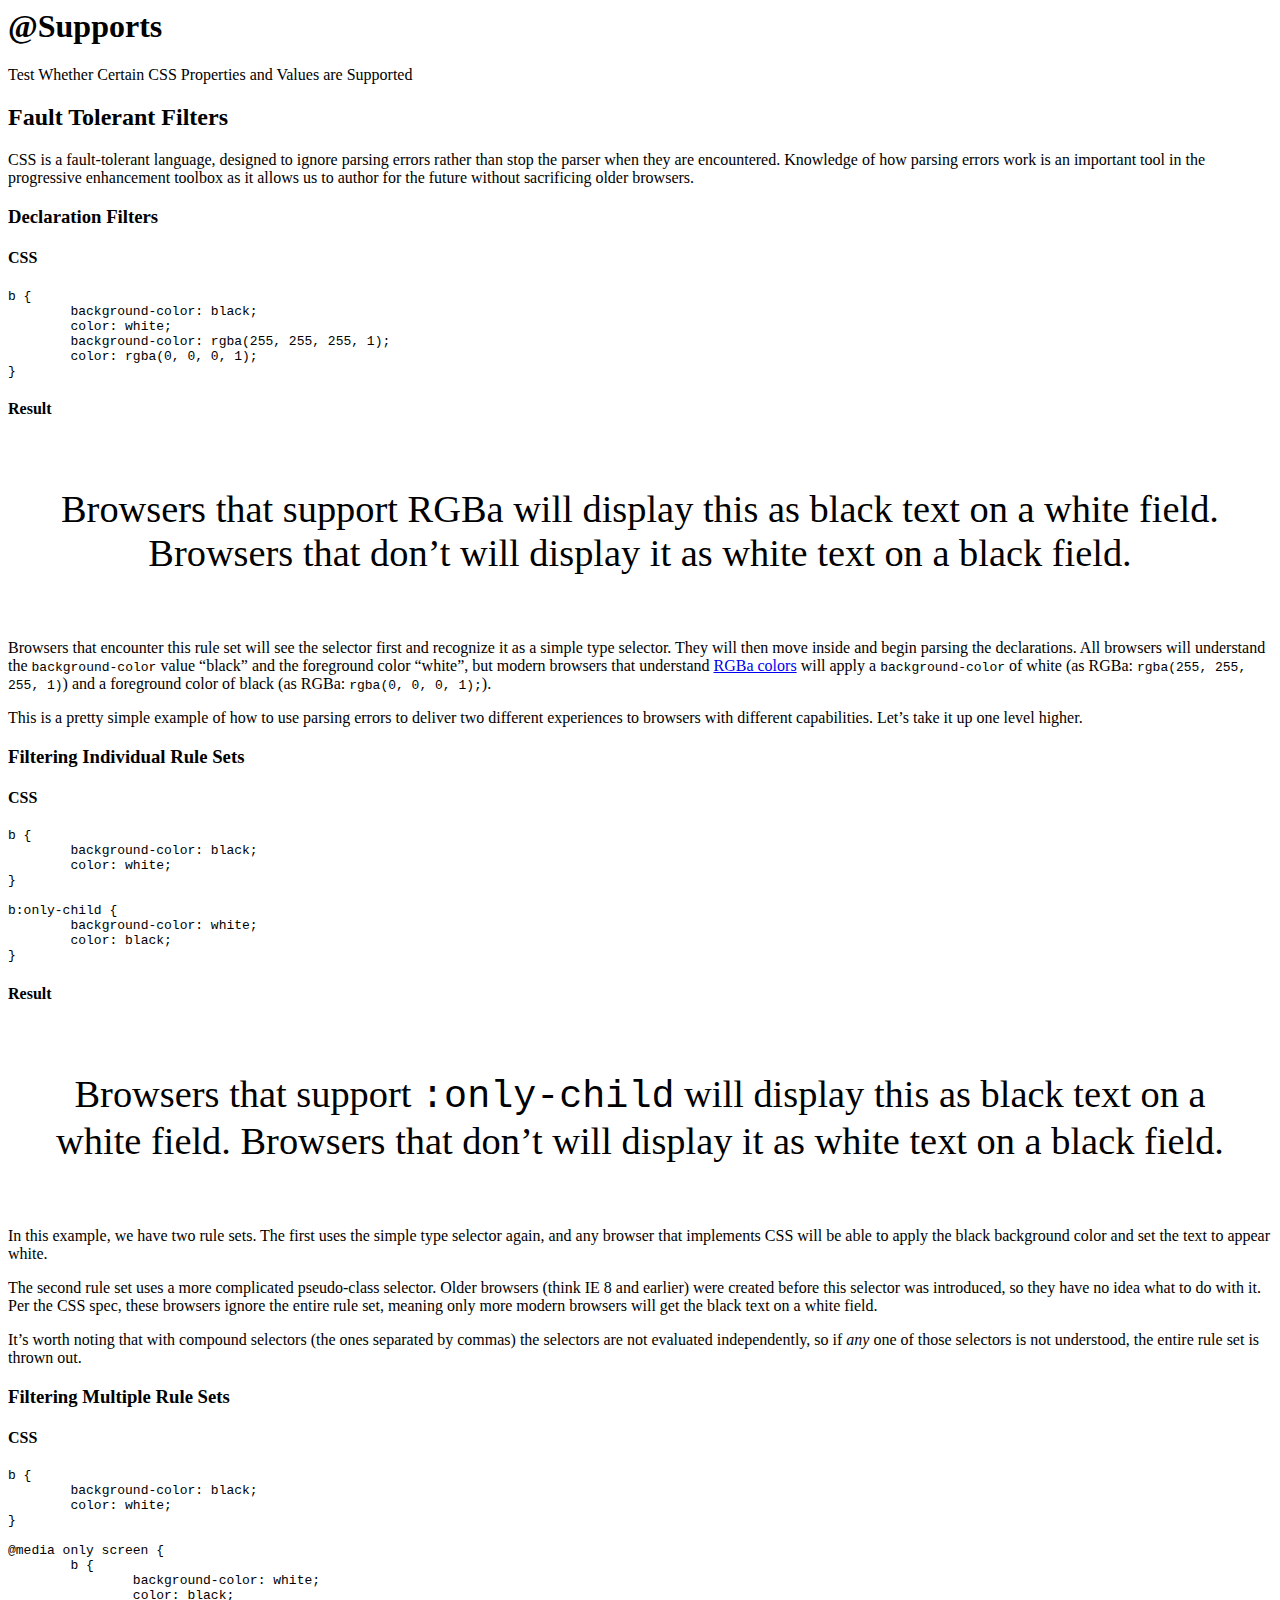
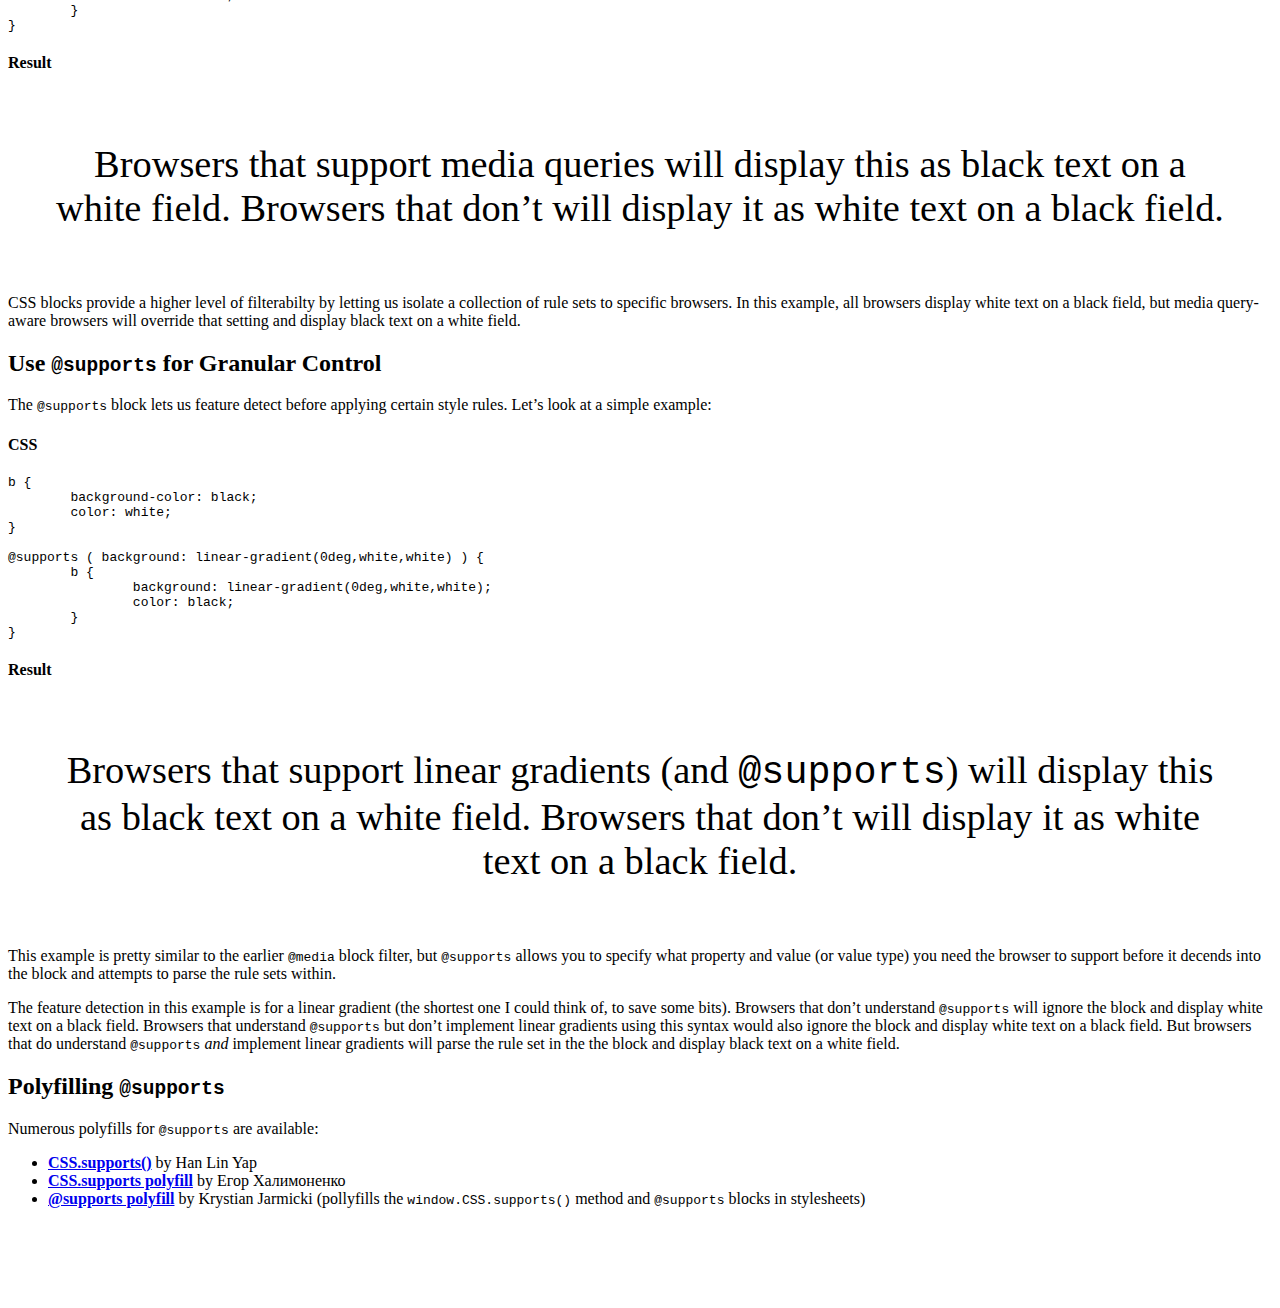
<file: @supports/index.html>
<html lang="en-US">
<head>
	<meta charset="utf-8">
	<title>@Supports - Test Whether Certain CSS Properties and Values are Supported</title>
	<meta name="og:title" content="@Supports">
	<meta name="description" content="Test Whether Certain CSS Properties and Values are Supported">
	<meta name="keywords" content="CSS, css, @supports, feature testing">
	<meta name="author" content="AaronGustafson">
	<link rel="stylesheet" href="https://edgeportal.blob.core.windows.net/media/demotemplate.css">
	<link rel="stylesheet" href="styles/demo.css">
</head>

<body>

	<!-- DEMO INTRO -->
	<header class="section section--page-intro demo__header">
		<div class="container">
			<div class="section__header">
				<h1>@Supports</h1>
				<p class="title">Test Whether Certain CSS Properties and Values are Supported</p>
			</div>
		</div>
	</header>

	<!-- DEMO CONTENT -->
	<section role="region" class="section">
		<div class="container">
			<header class="section__header">
				<h2>Fault Tolerant Filters</h2>
			</header>
			<div class="section__body">
				<p>CSS is a fault-tolerant language, designed to ignore parsing errors rather than stop the
					parser when they are encountered. Knowledge of how parsing errors work is an important
					tool in the progressive enhancement toolbox as it allows us to author for the future
					without sacrificing older browsers.</p>

				<div class="subsection">
					<header class="subsection__header subsection__header--alt">
						<h3 class="title">Declaration Filters</h3>
					</header>
					<div class="subsection__body">
						<div class="layout layout--equal">
							<div class="module">
								<h4>CSS</h4>
<pre><code>b {
	background-color: black;
	color: white;
	background-color: rgba(255, 255, 255, 1);
	color: rgba(0, 0, 0, 1);
}</code></pre>
							</div>
							<div class="module">
								<h4>Result</h4>
								<div class="rendered-result supports-demo" id="ex-1">
									<b class="supports-demo__element">Browsers that support RGBa will display this as black text on a white field. Browsers that don’t will display it as white text on a black field.</b>
								</div>
							</div>
						</div>
						<div class="layout layout--equal">
							<div class="module">
								<p>Browsers that encounter this rule set will see the selector first and recognize it as a simple type selector. They will then move inside and begin parsing the declarations. All browsers will understand the <code>background-color</code> value “black” and the foreground color “white”, but modern browsers that understand <a href="https://developer.mozilla.org/en-US/docs/Web/CSS/color_value#rgba()">RGBa colors</a> will apply a <code>background-color</code> of white (as RGBa: <code>rgba(255, 255, 255, 1)</code>) and a foreground color of black (as RGBa: <code>rgba(0, 0, 0, 1);</code>).</p>

								<p>This is a pretty simple example of how to use parsing errors to deliver two different experiences to browsers with different capabilities. Let’s take it up one level higher.</p>
							</div>
						</div>
					</div>
				</div>

				<div class="subsection">
					<header class="subsection__header subsection__header--alt">
						<h3 class="title">Filtering Individual Rule Sets</h3>
					</header>
					<div class="subsection__body">
						<div class="layout layout--equal">
							<div class="module">
								<h4>CSS</h4>
<pre><code>b {
	background-color: black;
	color: white;
}

b:only-child {
	background-color: white;
	color: black;
}</code></pre>
								</noscript>
							</div>
							<div class="module">
								<h4>Result</h4>
								<div class="supports-demo rendered-result" id="ex-2">
									<b class="supports-demo__element">Browsers that support <code>:only-child</code> will display this as black text on a white field. Browsers that don’t will display it as white text on a black field.</b>
								</div>
							</div>
						</div>
						<div class="layout layout--equal">
							<div class="module">
								<p>In this example, we have two rule sets. The first uses the simple type selector again, and any browser that implements CSS will be able to apply the black background color and set the text to appear white.</p>

								<p>The second rule set uses a more complicated pseudo-class selector. Older browsers (think IE 8 and earlier) were created before this selector was introduced, so they have no idea what to do with it. Per the CSS spec, these browsers ignore the entire rule set, meaning only more modern browsers will get the black text on a white field.</p>

								<p>It’s worth noting that with compound selectors (the ones separated by commas) the selectors are not evaluated independently, so if <em>any</em> one of those selectors is not understood, the entire rule set is thrown out.</p>
							</div>
						</div>
					</div>
				</div>

				<div class="subsection">
					<header class="subsection__header subsection__header--alt">
						<h3 class="title">Filtering Multiple Rule Sets</h3>
					</header>
					<div class="subsection__body">
						<div class="layout layout--equal">
							<div class="module">
								<h4>CSS</h4>
<pre><code>b {
	background-color: black;
	color: white;
}

@media only screen {
	b {
		background-color: white;
		color: black;
	}
}</code></pre>
							</div>
							<div class="module">
								<h4>Result</h4>
								<div class="supports-demo rendered-result" id="ex-3">
									<b class="supports-demo__element">Browsers that support media queries will display this as black text on a white field. Browsers that don’t will display it as white text on a black field.</b>
								</div>
							</div>
						</div>
						<div class="layout layout--equal">
							<div class="module">
								<p>CSS blocks provide a higher level of filterabilty by letting us isolate a collection of rule sets to specific browsers. In this example, all browsers display white text on a black field, but media query-aware browsers will override that setting and display black text on a white field.</p>
							</div>
						</div>
					</div>
				</div>

			</div>
		</div>
	</section>


	<!-- CONTROLS -->
	<section role="region" class="section">
		<div class="container">
			<header class="section__header">
				<h2>Use <code>@supports</code> for Granular Control</h2>
			</header>
			<div class="section__body">
				<p>The <code>@supports</code> block lets us feature detect before applying certain style
				rules. Let’s look at a simple example:</p>

				<div class="subsection">
					<div class="subsection__body">
						<div class="layout layout--equal">
							<div class="module">
								<h4>CSS</h4>
<pre><code>b {
	background-color: black;
	color: white;
}

@supports ( background: linear-gradient(0deg,white,white) ) {
	b {
		background: linear-gradient(0deg,white,white);
		color: black;
	}
}</code></pre>
							</div>
							<div class="module">
								<h4>Result</h4>
								<div class="supports-demo rendered-result" id="ex-4">
									<b class="supports-demo__element">Browsers that support linear gradients (and <code>@supports</code>) will display this as black text on a white field. Browsers that don’t will display it as white text on a black field.</b>
								</div>
							</div>
						</div>
						<div class="layout layout--equal">
							<div class="module">
								<p>This example is pretty similar to the earlier <code>@media</code> block filter, but <code>@supports</code> allows you to specify what property and value (or value type) you need the browser to support before it decends into the block and attempts to parse the rule sets within.</p>
								<p>The feature detection in this example is for a linear gradient (the shortest one I could think of, to save some bits). Browsers that don’t understand <code>@supports</code> will ignore the block and display white text on a black field. Browsers that understand <code>@supports</code> but don’t implement linear gradients using this syntax would also ignore the block and display white text on a black field. But browsers that do understand <code>@supports</code> <em>and</em> implement linear gradients will parse the rule set in the the block and display black text on a white field.</p>
							</div>
						</div>
					</div>
				</div>
			</div>
		</div>
	</section>

	<!-- CONTROLS -->
	<section role="region" class="section">
		<div class="container">
			<header class="section__header">
				<h2>Polyfilling <code>@supports</code></h2>
			</header>
			<div class="section__body">
				<p>Numerous polyfills for <code>@supports</code> are available:</p>
				<ul>
					<li><strong><a href="https://gist.github.com/codler/03a0995195aa2859465f">CSS.supports()</a></strong> by Han Lin Yap</li>
					<li><strong><a href="https://github.com/termi/CSS.supports/">CSS.supports polyfill</a></strong> by Егор Халимоненко</li>
					<li><strong><a href="https://github.com/kjarmicki/fq-polyfill">@supports polyfill</a></strong> by Krystian Jarmicki (pollyfills the <code>window.CSS.supports()</code> method and <code>@supports</code> blocks in stylesheets)</li>
				</ul>
			</div>
		</div>
	</section>

</body>
</html>
</file>
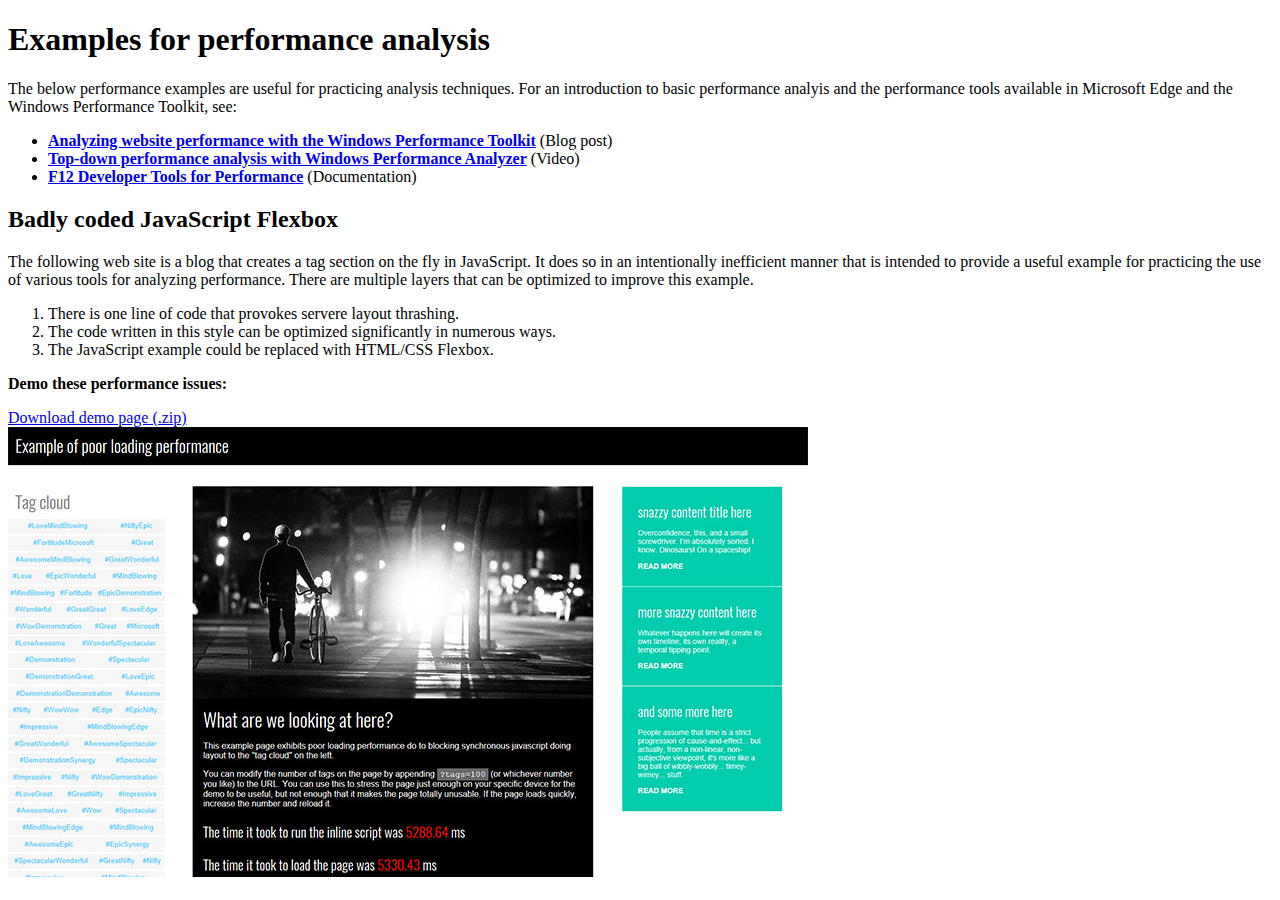
<file: analyzeperformance/index.html>
<!DOCTYPE html>
<html lang="en-US">
<head>
	<meta charset="utf-8">
	<meta http-equiv="X-UA-Compatible" content="IE=edge"/>
	<title>Performance Examples</title>
	<meta name="og:title" content="Performance Examples"/>
	<meta name="description" content="A set of example pages to use for analyzing performance"/>
	<meta name="keywords" content="performance, profiling"/>
	<meta name="author" content="toddreifsteck"/>
	<link rel="stylesheet" href="https://edgeportal.blob.core.windows.net/media/demotemplate.css">
</head>
<body>

	<!-- DEMO INTRO -->
	<header class="section section--page-intro demo__header container">
		<div class="section__header">
			<h1>Examples for performance analysis</h1>
			<p class="subtitle">The below performance examples are useful for practicing analysis techniques. For an introduction to basic performance analyis and the performance tools available in Microsoft Edge and the Windows Performance Toolkit, see:</p>
            <ul>
				<li><strong><a href="https://blogs.windows.com/msedgedev/2016/05/11/top-down-analysis-wpt/">Analyzing website performance with the Windows Performance Toolkit</a></strong> (Blog post)</li>
				<li><strong><a href="https://channel9.msdn.com/Events/WebPlatformSummit/edgesummit2016/ES1606">Top-down performance analysis with Windows Performance Analyzer</strong></a> (Video)</li>
				<li><strong><a href="https://developer.microsoft.com/microsoft-edge/platform/documentation/f12-devtools-guide/performance/">F12 Developer Tools for Performance</a></strong> (Documentation)</li>
			</ul>
		</div>
	</header>

	<!-- DEMO CONTENT -->
	<section role="region" class="section container">
		<div class="layout layout--halves">
			<div class="module">
				<h2>Badly coded JavaScript Flexbox</h2>
				<p>The following web site is a blog that creates a tag section on the fly in JavaScript. It does so in an intentionally
					inefficient manner that is intended to provide a useful example for practicing the use of various tools for analyzing performance.
					There are multiple layers that can be optimized to improve this example.</p>
				<ol>
					<li>There is one line of code that provokes servere layout thrashing.</li>
					<li>The code written in this style can be optimized significantly in numerous ways.</li>
					<li>The JavaScript example could be replaced with HTML/CSS Flexbox.</li>
				</ol>
				<p><strong>Demo these performance issues:</strong></p>
				<div class="actions">
					<a class="button" href="http://az813057.vo.msecnd.net/testdrive/perf/topdownblog.zip" download>Download demo page (.zip)</a>
				</div>
			</div>
			<div class="module">
				<div class="rendered-result">
					<img src="images/flexbox-perf.jpg" alt="Screenshot of the flexbox performance demo" />
				</div>
			</div>
	</section>
</body>
</html>
</file>
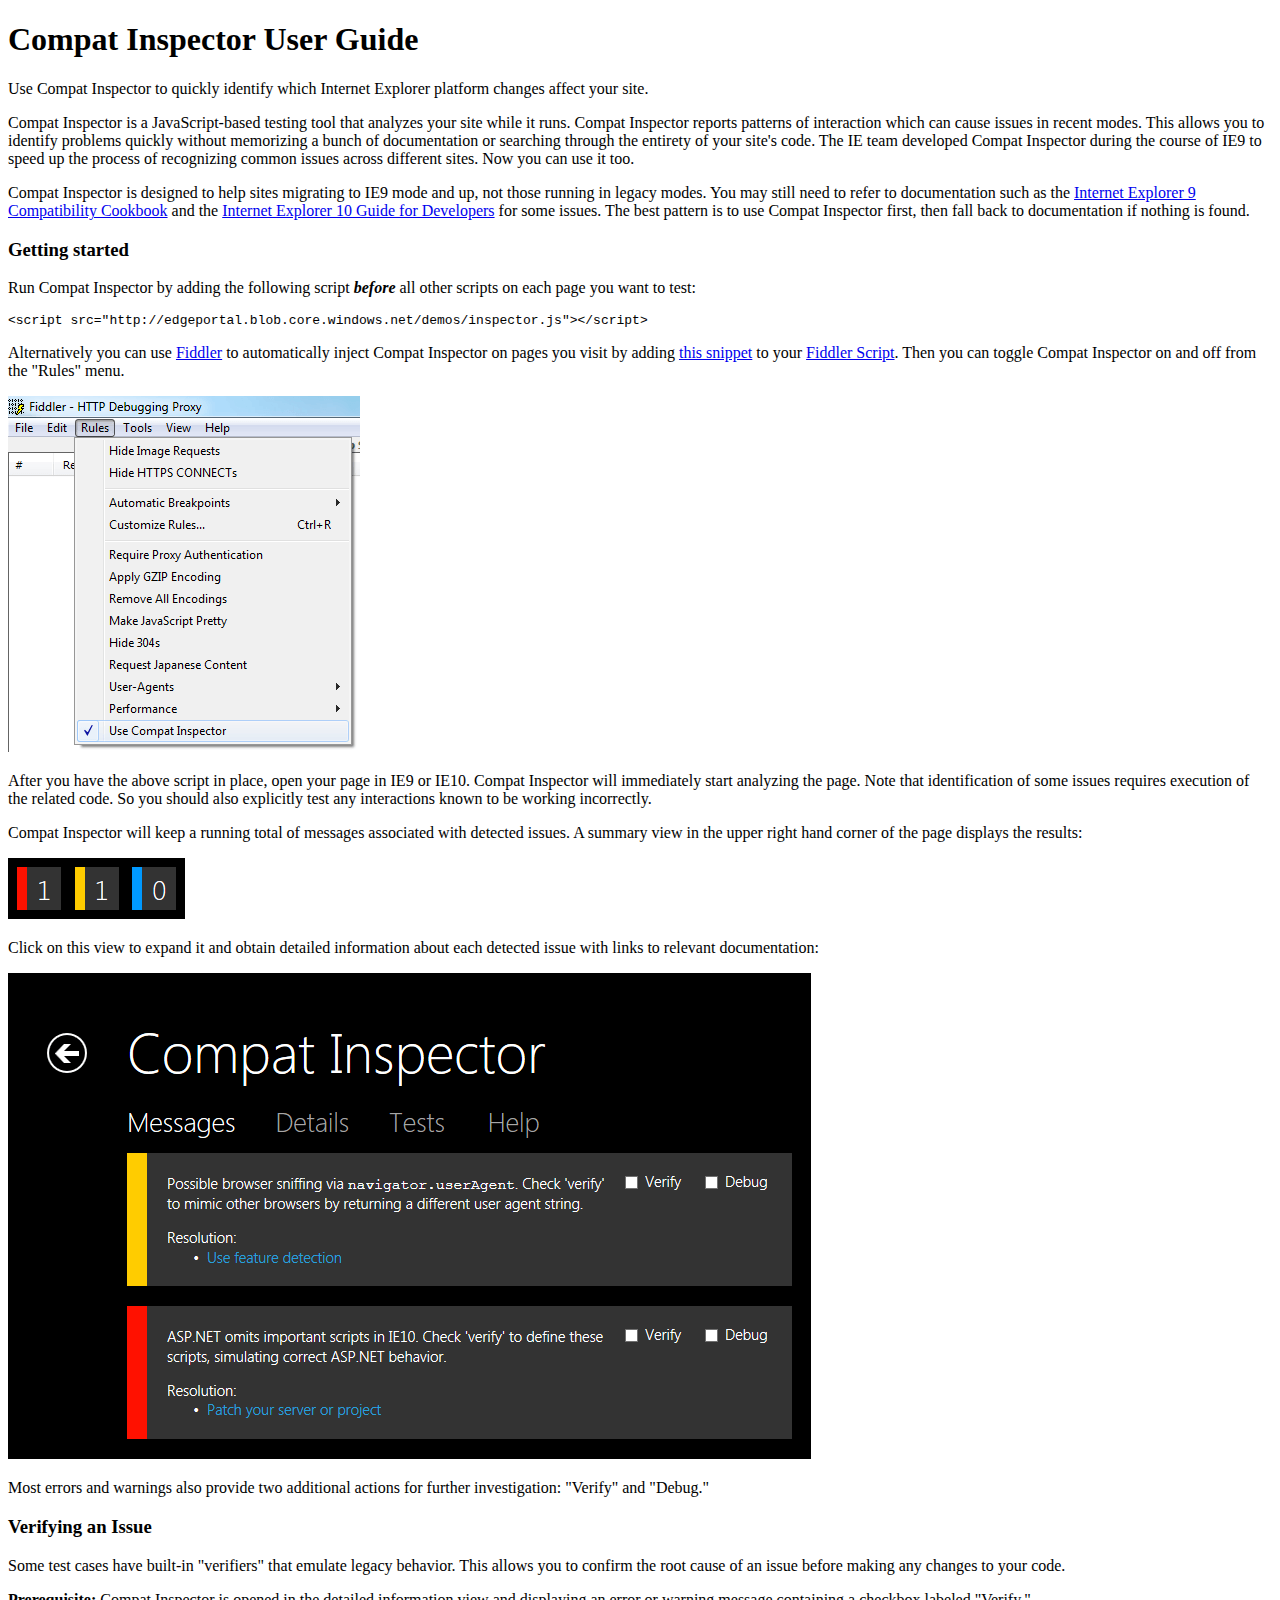
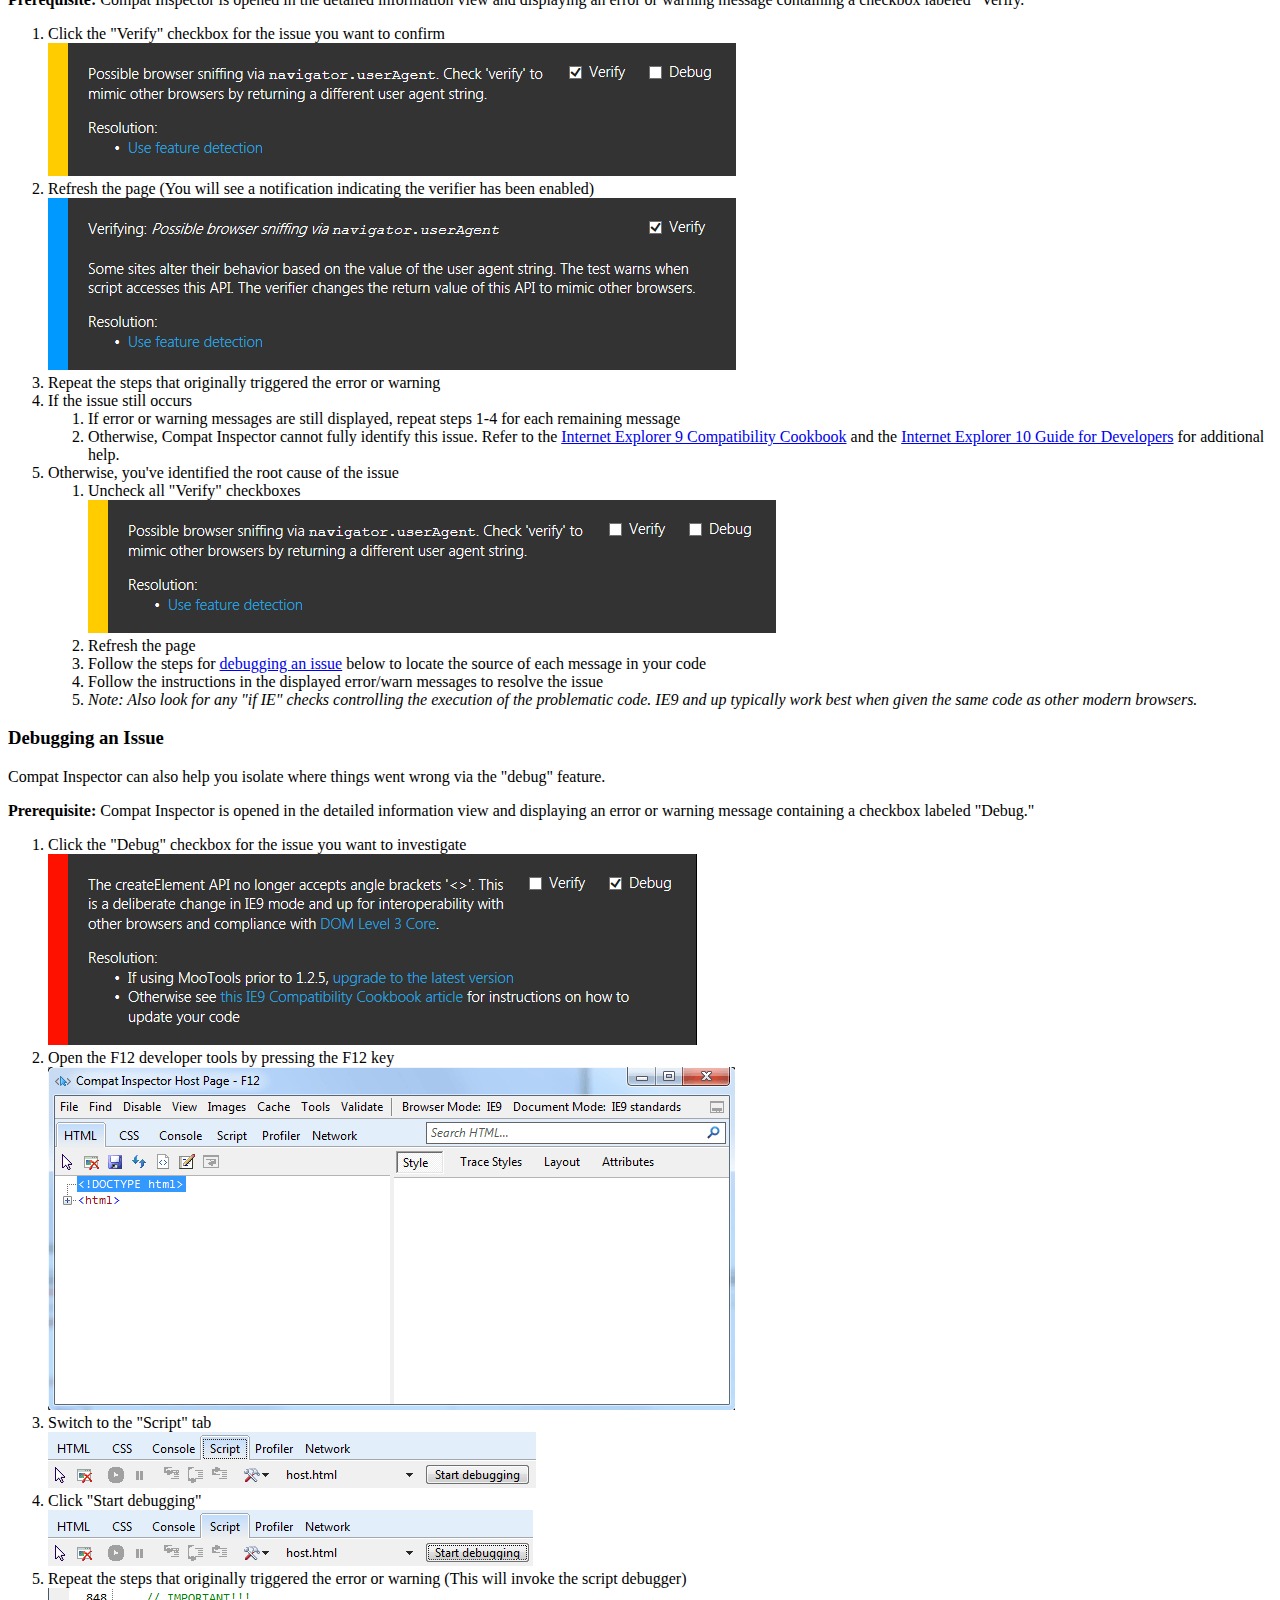
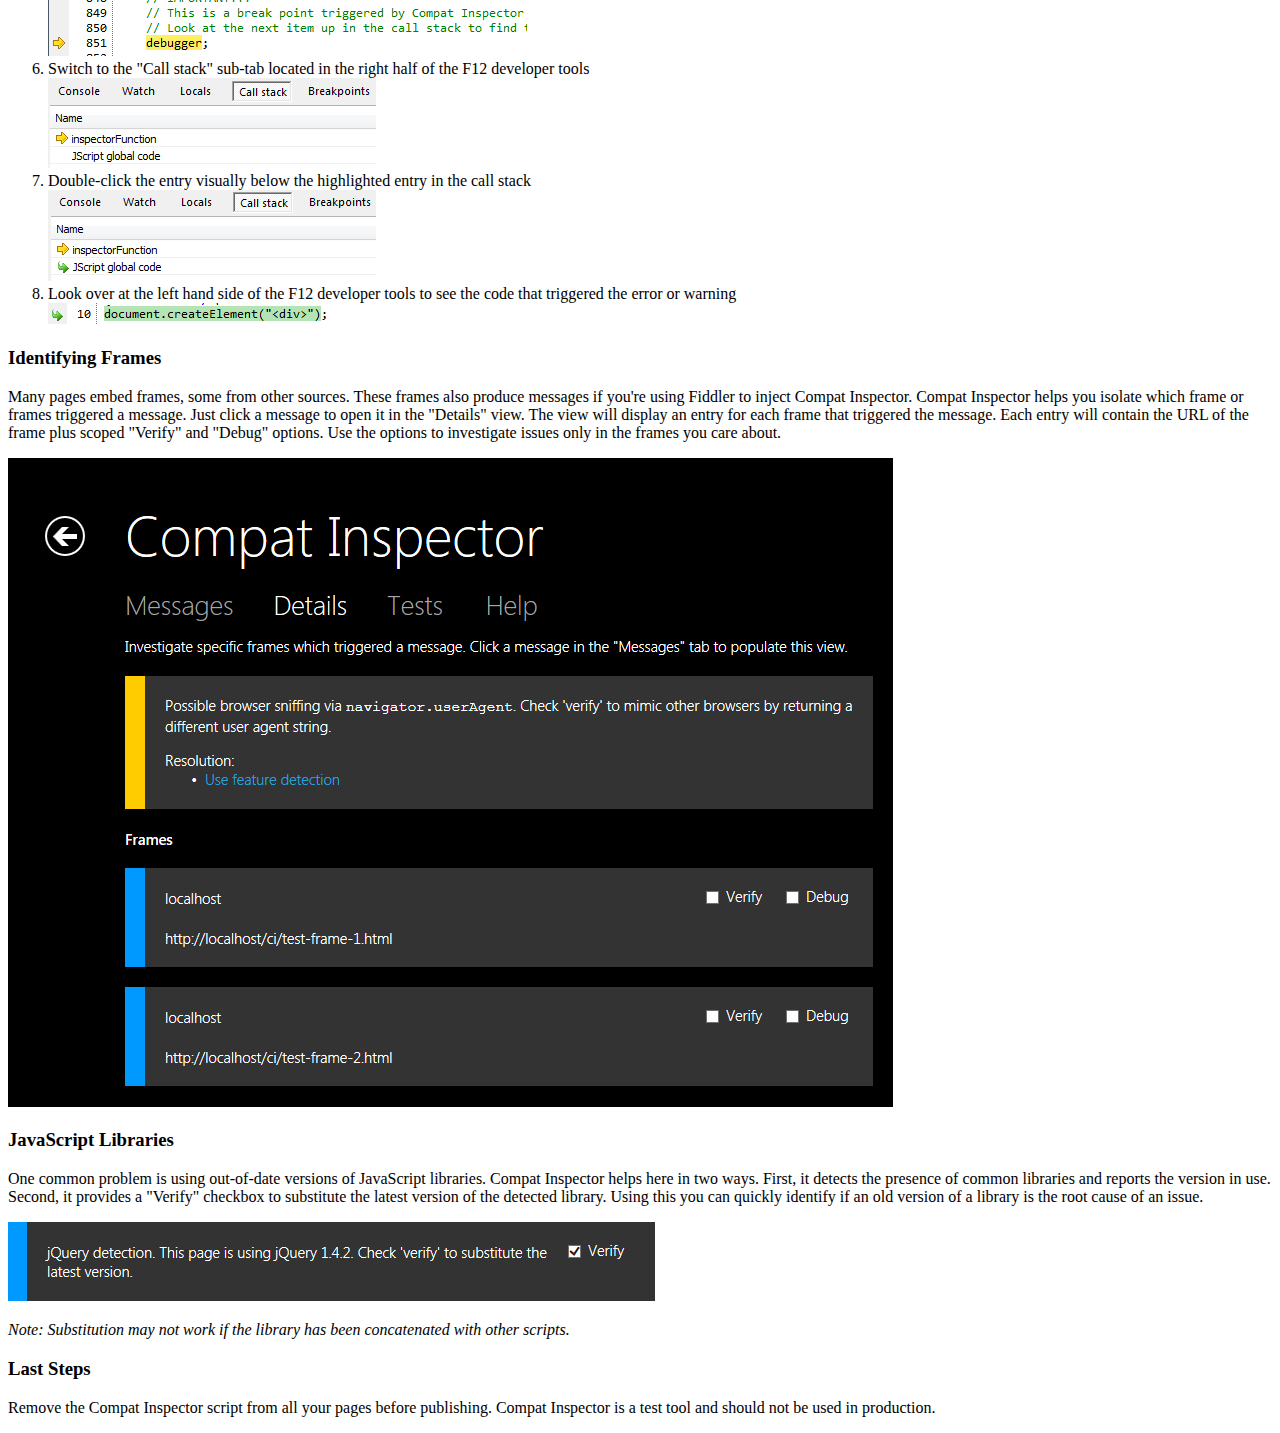
<file: compatinspector/index.html>
<!DOCTYPE html>
<html lang="en-US">
<head>
	<meta charset="utf-8">
	<title>Compat Inspector User Guide</title>
	<meta name="og:title" content="Compat Inspector">
	<meta name="description"
		  content="Use Compat Inspector to quickly identify which Internet Explorer platform changes affect
				your site.">
	<meta name="keywords" content="debug, compatinspector">
	<meta name="author" content="MSEdge">
	<link rel="stylesheet" href="https://edgeportal.blob.core.windows.net/media/demotemplate.css">
</head>
<body>

<!-- DEMO INTRO -->
<header class="section section--page-intro demo__header">
	<div class="container">
		<div class="section__header">
			<h1>Compat Inspector User Guide</h1>

			<p class="title">Use Compat Inspector to quickly identify which Internet Explorer platform changes affect
				your site.</p>
		</div>
	</div>
</header>

<!-- DEMO CONTENT -->
<section role="region" class="section">
	<div class="container">
		<div class="section__body">
			<p>
				Compat Inspector is a JavaScript-based testing tool that analyzes your site while it runs.
				Compat Inspector reports patterns of interaction which can cause issues in recent modes.
				This allows you to identify problems quickly without memorizing a bunch of documentation
				or searching through the entirety of your site's code.
				The IE team developed Compat Inspector during the course of IE9 to speed up
				the process of recognizing common issues across different sites.
				Now you can use it too.
			</p>

			<p>
				Compat Inspector is designed to help sites migrating to IE9 mode and up,
				not those running in legacy modes.
				You may still need to refer to documentation such as the <a
				href="http://msdn.microsoft.com/en-us/library/ff986083(v=VS.85).aspx">
				Internet Explorer 9 Compatibility Cookbook</a> and the <a
				href="http://msdn.microsoft.com/library/hh673549.aspx">
				Internet Explorer 10 Guide for Developers</a> for some issues.
				The best pattern is to use Compat Inspector first,
				then fall back to documentation if nothing is found.
			</p>


			<div class="subsection">
				<header class="subsection__header subsection__header--alt">
					<h3 class="title">Getting started</h3>
				</header>
				<div class="subsection__body">
					<p>
						Run Compat Inspector by adding the following script <b><i>before</i></b> all other
						scripts on each page you want to test:</p>
					<pre><code>&lt;script src="http://edgeportal.blob.core.windows.net/demos/inspector.js"&gt;&lt;/script&gt;</code></pre>
					<p>
						Alternatively you can use <a href="http://fiddler2.com/fiddler2/">
						Fiddler</a> to automatically inject Compat Inspector on pages you visit by adding <a
						href="https://edgeportal.blob.core.windows.net/demos/compatinspector-snippet.txt">
						this snippet</a> to your <a href="http://www.fiddlertool.com/fiddler/dev/scriptsamples.asp">
						Fiddler Script</a>.
						Then you can toggle Compat Inspector on and off from the "Rules" menu.
					</p>

					<p>
						<img alt="Screenshot of 'Use Compat Inspector' in the 'Rules' menu of Fiddler."
							 src="images/fiddler.png">
					</p>

					<p>
						After you have the above script in place, open your page in IE9 or IE10.
						Compat Inspector will immediately start analyzing the page.
						Note that identification of some issues requires execution of the related code.
						So you should also explicitly test any interactions known to be working incorrectly.
					</p>

					<p>
						Compat Inspector will keep a running total of messages associated with detected issues. A
						summary view in the upper
						right hand
						corner of the page displays the results:</p>

					<p>
						<img
							alt="A screenshot of the Compat Inspector summary view showing one error, one warning, and zero info messages."
							src="images/summary.png"/></p>

					<p>
						Click on this view to expand it and obtain detailed information about each detected
						issue with links to relevant documentation:</p>

					<p>
						<img
							alt="A screenshot of the Compat Inspector details view. The view has three categories: &quot;Messages&quot;, &quot;Tests&quot;, and &quot;Help&quot;. The &quot;Messages&quot; section is active. Within this section one warning and one error message are displayed. Each message contains two unchecked checkboxes labeled &quot;Verify&quot; and &quot;Debug&quot;."
							src="images/details.png"/></p>

					<p>
						Most errors and warnings also provide two additional actions for further investigation:
						"Verify" and "Debug."</p>


					<div class="subsection">
						<header class="subsection__header subsection__header--alt">
							<h3 class="title">Verifying an Issue</h3>
						</header>
						<div class="subsection__body">

							<p>
								Some test cases have built-in "verifiers" that emulate legacy behavior. This allows
								you to confirm the root cause of an issue before making any changes to your code.</p>

							<p>
								<b>Prerequisite:</b> Compat Inspector is opened in the detailed information view
								and displaying an error or warning message containing a checkbox labeled "Verify."</p>
							<ol>
								<li>Click the "Verify" checkbox for the issue you want to confirm<br/>
									<img
										alt="Another screenshot of a warning. This time the checkbox labeled &quot;Verify&quot; is checked."
										src="images/verify-checked.png"/></li>
								<li>Refresh the page (You will see a notification indicating the
									verifier has been enabled)<br/>
									<img
										alt="A screenshot of an informational message explaining that the issue is being verified. This message contains a single checkbox labeled &quot;Verify&quot; which is checked."
										src="images/verifying.png"/></li>
								<li>Repeat the steps that originally triggered the error or warning
								</li>
								<li>If the issue still occurs
									<ol>
										<li>If error or warning messages are still displayed, repeat
											steps 1-4 for each
											remaining
											message
										</li>
										<li>Otherwise, Compat Inspector cannot fully identify this issue.
											Refer to the <a
												href="http://msdn.microsoft.com/en-us/library/ff986083(v=VS.85).aspx">
												Internet Explorer 9 Compatibility Cookbook</a> and the <a
												href="http://msdn.microsoft.com/library/hh673549.aspx">
												Internet Explorer 10 Guide for Developers</a> for additional help.
										</li>
									</ol>
								</li>
								<li>Otherwise, you've identified the root cause of the issue
									<ol>
										<li>Uncheck all "Verify" checkboxes<br/>
											<img
												alt="Another screenshot of the informational message. This time the checkbox labeled &quot;Verify&quot; is unchecked."
												src="images/unchecked.png"/></li>
										<li>Refresh the page</li>
										<li>Follow the steps for <a href="#debug">debugging an
											issue</a> below to locate
											the source of each message in your code
										</li>
										<li>Follow the instructions in the displayed error/warn
											messages to resolve the
											issue
										</li>
										<li><i>Note: Also look for any "if IE" checks controlling the execution of the
											problematic
											code. IE9 and up typically work best when given the same code as other
											modern
											browsers.</i></li>
									</ol>
								</li>
							</ol>
						</div>
					</div>

					<div class="subsection">
						<header class="subsection__header subsection__header--alt">
							<h3 class="title">Debugging an Issue</h3>
						</header>
						<div class="subsection__body">
							<p>
								Compat Inspector can also help you isolate where things went wrong
								via the "debug" feature.</p>

							<p>
								<b>Prerequisite:</b> Compat Inspector is opened in the detailed information view
								and displaying an error or warning message containing a checkbox labeled "Debug."</p>
							<ol>
								<li>Click the "Debug" checkbox for the issue you want to investigate<br/>
									<img
										alt="Another screenshot of a warning. This time the checkbox labeled &quot;Debug&quot; is checked."
										src="images/debug-checked.png"/></li>
								<li>Open the F12 developer tools by pressing the F12 key<br/>
									<img alt="A screenshot showing the initial view of the F12 tools."
										 src="images/ici-image7.png"/></li>
								<li>Switch to the "Script" tab<br/>
									<img
										alt="A screenshot showing the &quot;Script&quot; tab as focused in the F12 tools."
										src="images/ici-image8.png"/></li>
								<li>Click "Start debugging"<br/>
									<img
										alt="A screenshot showing the &quot;Start Debugging&quot; button as focused in the F12 tools."
										src="images/ici-image9.png"/></li>
								<li>Repeat the steps that originally triggered the error or warning (This will invoke
									the script debugger)<br/>
									<img
										alt="A screenshot showing a snippet of JavaScript paused in the F12 tools. The code contains the JavaScript statement &quot;debugger;&quot; with a comment informing readers that the break point was triggered by Compat Inspector with instructions to look at the next item up in the call stack."
										src="images/ici-image10.png"/></li>
								<li>Switch to the "Call stack" sub-tab located in the right half of the F12 developer
									tools<br/>
									<img
										alt="A screenshot of the &quot;Call stack&quot; sub-tab of the &quot;Script&quot; tab in the F12 tools. The call stack contains two entries (from top to bottom): &quot;inspectorFunction&quot; and &quot;JScript global code&quot;. The entry &quot;inspectorFunction&quot; is selected."
										src="images/ici-image11.png"/></li>
								<li>Double-click the entry visually below the highlighted entry in the call stack<br/>
									<img
										alt="Another screenshot of the &quot;Call stack&quot; sub-tab of the &quot;Script&quot; tab in the F12 tools. This time the entry &quot;JScript global code&quot; is selected."
										src="images/ici-image12.png"/></li>
								<li>Look over at the left hand side of the F12 developer tools to see the code that
									triggered the error or warning<br/>
									<img
										alt="A screenshot showing the JavaScript code: document.createElement(&quot;&lt;div&gt;&quot;)."
										src="images/ici-image13.png"/></li>
							</ol>

						</div>
					</div>
					<div class="subsection">
						<header class="subsection__header subsection__header--alt">
							<h3 class="title">Identifying Frames</h3>
						</header>
						<div class="subsection__body">
							<p>
								Many pages embed frames, some from other sources.
								These frames also produce messages if you're using Fiddler to inject Compat Inspector.
								Compat Inspector helps you isolate which frame or frames triggered a message.
								Just click a message to open it in the "Details" view.
								The view will display an entry for each frame that triggered the message.
								Each entry will contain the URL of the frame plus scoped "Verify" and "Debug" options.
								Use the options to investigate issues only in the frames you care about.
							</p>

							<p>
								<img
									alt="A screenshot showing the 'Details' view of a message with a list of frame URLs below it."
									src="images/frames.png"/>
							</p>
						</div>
					</div>
					<div class="subsection">
						<header class="subsection__header subsection__header--alt">
							<h3 class="title">JavaScript Libraries</h3>
						</header>
						<div class="subsection__body">

							<p>
								One common problem is using out-of-date versions of JavaScript libraries.
								Compat Inspector helps here in two ways.
								First, it detects the presence of common libraries and reports the version in use.
								Second, it provides a "Verify" checkbox to substitute the latest version of the detected
								library.
								Using this you can quickly identify if an old version of a library is the root cause of
								an
								issue.
							</p>

							<p>
								<img
									alt="A screenshot showing a message indicating jQuery was detected. The message has a checkbox labeled 'Verify' which is checked."
									src="images/library.png">
							</p>

							<p>
								<em>Note: Substitution may not work if the library has been concatenated with other
									scripts.</em>
							</p>
						</div>
					</div>
					<div class="subsection">
						<header class="subsection__header subsection__header--alt">
							<h3 class="title">Last Steps</h3>
						</header>
						<div class="subsection__body">
							<p>
								Remove the Compat Inspector script from all your pages before publishing. Compat
								Inspector is a test tool and should not be used in production.
							</p>
						</div>
					</div>
				</div>
			</div>
		</div>
	</div>
</section>
</body>
</html>
</file>
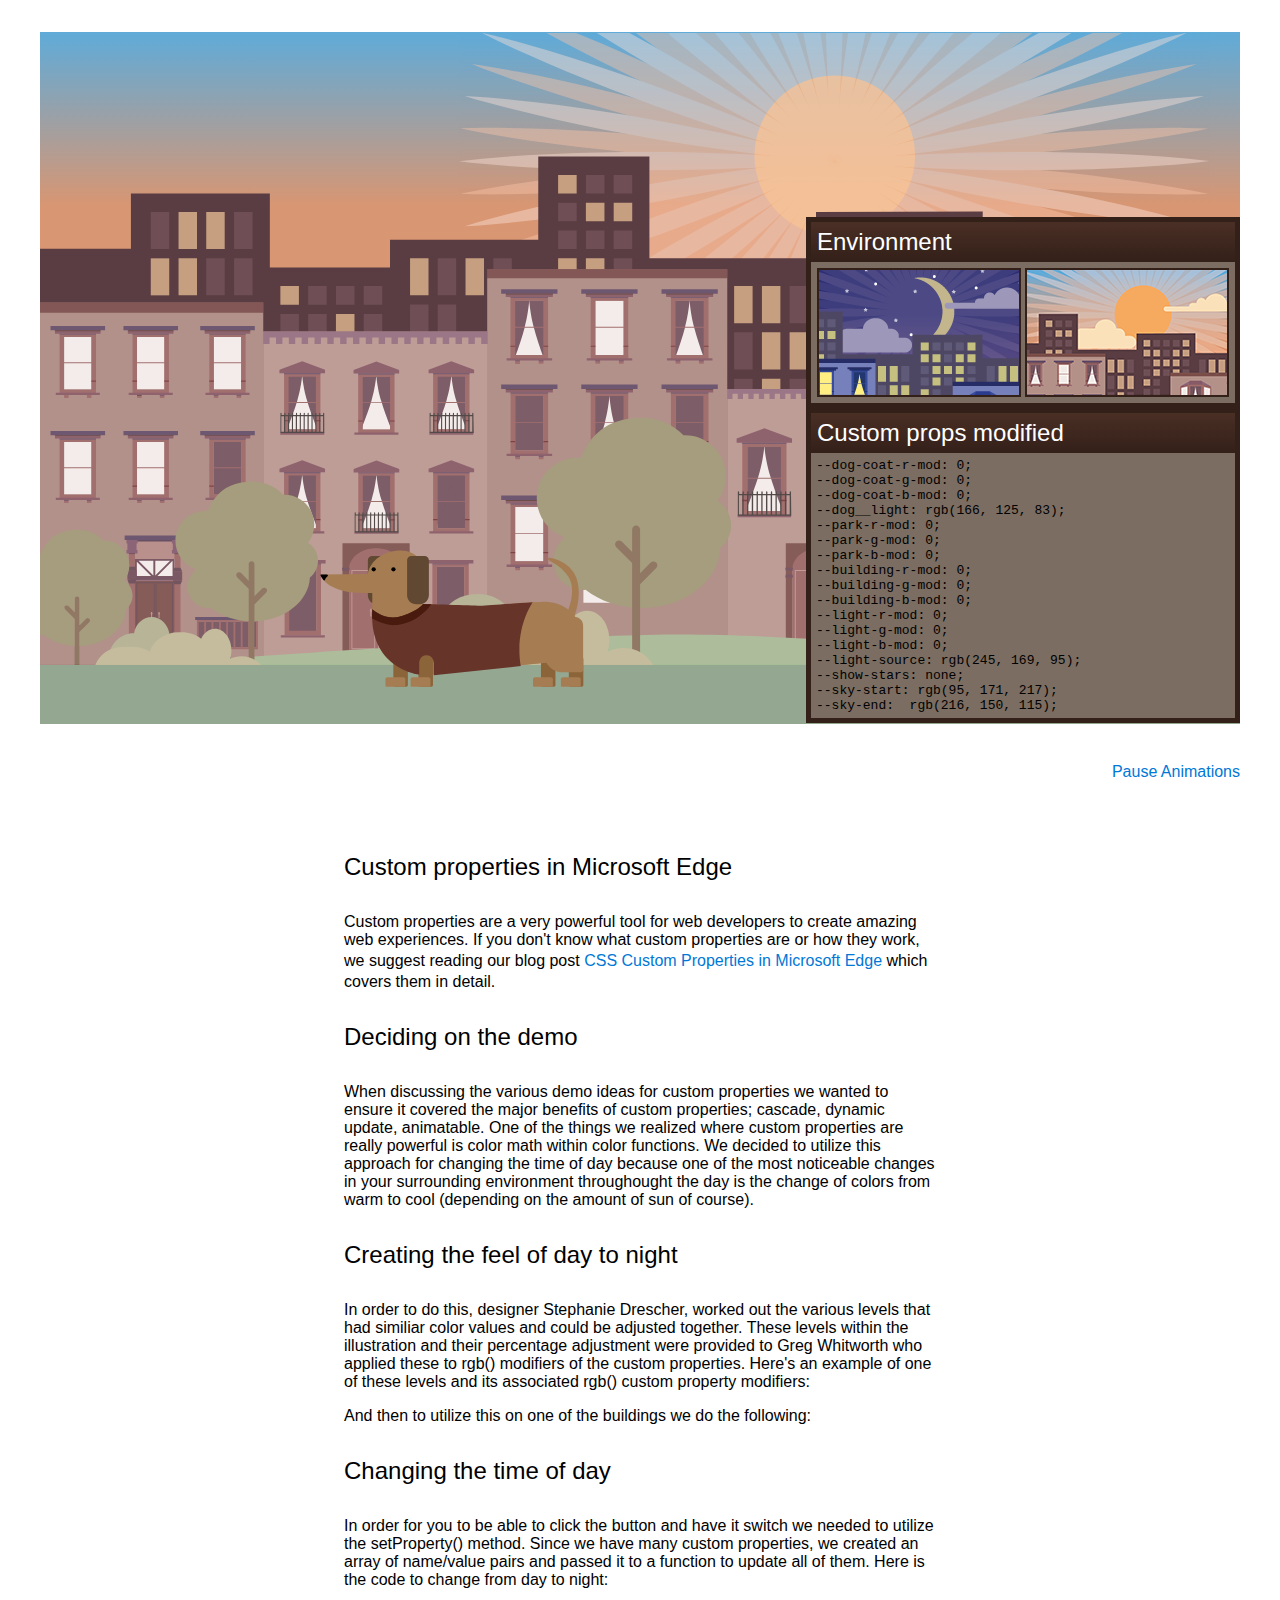
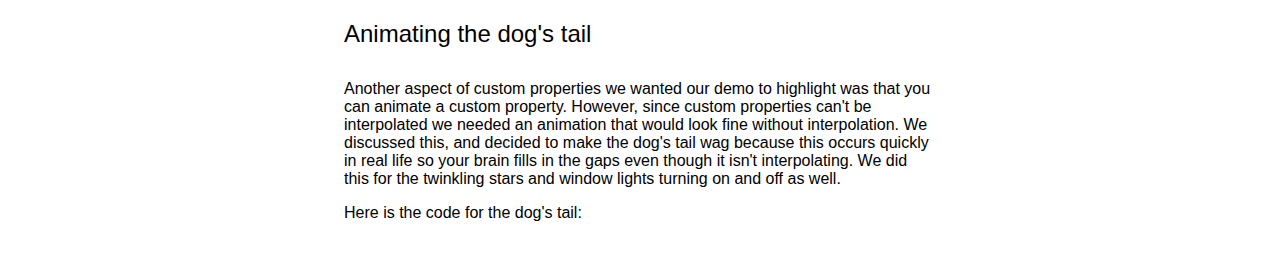
<file: custom-props/index.html>
<!doctype html>
<html lang="en-US">
<head>
	<meta charset="utf-8">
	<title>Custom Properties Pooch</title>
	<meta name="og:title" content="Custom Properties pooch">
	<meta name="description" content="See the power of CSS Custom Properties in a cute demo of an adorable pooch in a city park.">
	<meta name="keywords" content="css, custom properties, variables">
	<meta name="author" content="gregwhitworth">

	<link rel="stylesheet" href="styles/demo.css">
</head>
<body>
        <section id="wrapper" role="presentation">
            <div id="feature-detection">
                <div class="no-vars" role="heading">Warning: demo requires CSS Custom Property support, your browser doesn't support this.</div>
                <div class="no-rgb-calc" role="heading">Warning: This demo works best with calc() support of float values within rgb(), your browser doesn't support this.</div>
            </div>

            <section role="img" class="day" id="custom-prop-image" aria-label="A pooch wags its tail in a city park.">
                <svg id="container" xmlns="http://www.w3.org/2000/svg" xmlns:xlink="http://www.w3.org/1999/xlink" viewBox="0 0 1300 750" preserveAspectRatio="xMaxYMin"><g id="lightsource"><circle r="87" cx="861" class="light-source" cy="134" id="primary-circle"/><defs><path id="SVGID_1_" d="M448 1h861.2v426.1H448z"/><radialGradient id="moon" cx=".8" r=".95" fx="-.25" fy=".3"><stop offset="50%" stop-color="transparent"/><stop offset="51%" stop-color="#fff"/></radialGradient></defs><clipPath id="SVGID_2_"><use xlink:href="#SVGID_1_" overflow="visible"/></clipPath><g id="Sun_Rays_2_" class="sunray-container"><path class="sunrays" d="M860.5 139.9c1.8 8.3 3.5 16.7 5 25.1 1.5 8.4 2.9 16.7 4.3 25.1 2.7 16.8 5.1 33.6 7.4 50.4 4.4 33.6 8 67.3 11 101.1s5.2 67.6 6.7 101.4c.7 16.9 1.3 33.9 1.5 50.9.1 8.5.2 17 .1 25.5 0 8.5-.2 17-.6 25.6-1.8-8.3-3.5-16.7-5-25.1-1.5-8.4-3-16.7-4.3-25.1-2.7-16.8-5.1-33.6-7.4-50.4-4.4-33.6-8-67.3-11-101.1-2.9-33.8-5.2-67.6-6.7-101.4-.7-16.9-1.3-33.9-1.5-50.9-.1-8.5-.2-17-.1-25.5.1-8.6.2-17.1.6-25.6z"/><path class="sunrays" d="M860.5 139.9c3.2 7.9 6.3 15.8 9.3 23.8 3 8 5.8 16 8.6 24 5.6 16 10.9 32.2 16 48.3 10.2 32.3 19.6 64.9 28.4 97.6 8.8 32.7 16.9 65.6 24.2 98.7 3.6 16.6 7.1 33.2 10.3 49.9 1.6 8.3 3.1 16.7 4.5 25.1 1.4 8.4 2.7 16.8 3.9 25.3-3.2-7.9-6.3-15.8-9.3-23.8-3-8-5.8-16-8.6-24-5.6-16-10.9-32.2-16-48.3-10.2-32.3-19.6-64.9-28.4-97.6-8.8-32.7-16.9-65.6-24.2-98.7-3.6-16.6-7.1-33.2-10.3-49.9-1.6-8.3-3.1-16.7-4.5-25.1-1.5-8.4-2.8-16.9-3.9-25.3z"/><path class="sunrays" d="M860.5 139.9c4.6 7.2 9 14.5 13.3 21.9 4.3 7.3 8.5 14.7 12.7 22.1 8.3 14.8 16.3 29.8 24.1 44.8 15.6 30.1 30.6 60.5 44.9 91.2 14.3 30.7 28 61.7 41 93 6.5 15.7 12.8 31.4 18.8 47.3 3 7.9 6 15.9 8.8 23.9 2.9 8 5.6 16.1 8.2 24.2-4.6-7.2-9-14.5-13.3-21.9-4.3-7.3-8.5-14.7-12.7-22.1-8.3-14.8-16.3-29.8-24.2-44.8-15.6-30.1-30.6-60.5-44.9-91.2-14.3-30.7-28-61.7-41-93-6.5-15.7-12.8-31.4-18.8-47.3-3-7.9-6-15.9-8.8-23.9-2.8-8-5.5-16.1-8.1-24.2z"/><path class="sunrays" d="M860.5 139.9c5.7 6.3 11.4 12.7 16.8 19.2 5.5 6.5 10.9 13 16.3 19.6 10.7 13.2 21.2 26.5 31.6 39.9 20.6 26.9 40.6 54.3 60.1 82 19.4 27.7 38.3 55.9 56.6 84.5 9.1 14.3 18 28.7 26.7 43.3 4.3 7.3 8.6 14.6 12.8 22 4.2 7.4 8.3 14.9 12.3 22.4-5.7-6.3-11.4-12.7-16.9-19.2-5.5-6.5-10.9-13-16.3-19.6-10.7-13.2-21.2-26.5-31.6-39.9-20.6-26.9-40.6-54.3-60-82-19.4-27.8-38.3-55.9-56.5-84.5-9.1-14.3-18-28.7-26.7-43.3-4.3-7.3-8.6-14.6-12.8-22-4.3-7.4-8.5-14.9-12.4-22.4z"/><path class="sunrays" d="M860.5 139.9c6.8 5.2 13.4 10.6 19.9 16 6.6 5.4 13 10.9 19.5 16.5 12.9 11.1 25.5 22.4 38 33.9 25 22.9 49.4 46.4 73.4 70.3 24 23.9 47.4 48.4 70.4 73.4 11.4 12.5 22.8 25.2 33.9 38 5.5 6.4 11 12.9 16.5 19.5 5.4 6.5 10.8 13.2 16 19.9-6.8-5.2-13.4-10.6-19.9-16-6.6-5.4-13-10.9-19.5-16.5-12.9-11.1-25.5-22.4-38-33.9-25-22.9-49.4-46.4-73.4-70.4-23.9-24-47.4-48.4-70.3-73.4-11.4-12.5-22.8-25.2-33.9-38-5.5-6.4-11.1-12.9-16.5-19.5-5.6-6.4-10.9-13.1-16.1-19.8z"/><path class="sunrays" d="M860.5 139.9c7.6 4 15 8.1 22.4 12.3 7.4 4.2 14.7 8.5 22 12.8 14.6 8.7 29 17.6 43.3 26.7 28.6 18.2 56.7 37.1 84.5 56.5 27.8 19.4 55.1 39.4 82 60 13.4 10.3 26.8 20.8 39.9 31.6 6.6 5.4 13.1 10.8 19.6 16.3 6.5 5.5 12.9 11.1 19.2 16.9-7.6-4-15-8.1-22.4-12.3-7.4-4.2-14.7-8.5-22-12.8-14.6-8.7-29-17.6-43.3-26.7-28.6-18.2-56.7-37.1-84.5-56.6-27.7-19.4-55.1-39.4-82-60.1-13.4-10.3-26.8-20.8-39.9-31.6-6.6-5.4-13.1-10.8-19.6-16.3-6.5-5.4-12.9-11-19.2-16.7z"/><path class="sunrays" d="M860.5 139.9c8.1 2.6 16.2 5.3 24.2 8.2 8 2.9 16 5.8 23.9 8.8 15.9 6 31.6 12.3 47.3 18.8 31.3 13 62.3 26.7 93 41 30.7 14.3 61.1 29.2 91.2 44.9 15 7.8 30 15.9 44.8 24.1 7.4 4.2 14.8 8.4 22.1 12.7 7.3 4.3 14.6 8.7 21.9 13.3-8.1-2.6-16.2-5.3-24.2-8.2-8-2.8-16-5.8-23.9-8.8-15.9-6-31.6-12.3-47.3-18.8-31.3-13-62.3-26.7-93-41-30.7-14.3-61.1-29.3-91.2-44.9-15-7.9-30-15.9-44.8-24.1-7.4-4.2-14.8-8.3-22.1-12.7-7.4-4.3-14.7-8.8-21.9-13.3z"/><path class="sunrays" d="M860.5 139.9c8.5 1.2 16.9 2.5 25.3 3.9 8.4 1.4 16.7 3 25.1 4.5 16.7 3.2 33.3 6.7 49.9 10.3 33.1 7.4 66 15.5 98.7 24.2 32.7 8.8 65.3 18.2 97.6 28.4 16.2 5.1 32.3 10.4 48.3 16 8 2.8 16 5.7 24 8.6 8 2.9 15.9 6 23.8 9.3-8.5-1.1-16.9-2.4-25.3-3.9-8.4-1.4-16.7-3-25.1-4.5-16.7-3.2-33.3-6.7-49.9-10.3-33.1-7.4-66-15.5-98.7-24.2-32.7-8.8-65.3-18.2-97.6-28.4-16.2-5.1-32.3-10.4-48.3-16-8-2.8-16-5.7-24-8.6-8-3-15.9-6.1-23.8-9.3z"/><path class="sunrays" d="M860.5 139.9c8.5-.3 17-.5 25.6-.5 8.5-.1 17 0 25.5.1 17 .2 33.9.8 50.9 1.5 33.9 1.5 67.7 3.8 101.4 6.7 33.8 2.9 67.4 6.6 101.1 11 16.8 2.2 33.6 4.6 50.4 7.4 8.4 1.4 16.8 2.8 25.1 4.3 8.4 1.5 16.7 3.2 25.1 5-8.5.3-17.1.5-25.6.6-8.5.1-17 0-25.5-.1-17-.2-33.9-.8-50.9-1.5-33.9-1.5-67.7-3.8-101.4-6.7-33.8-3-67.4-6.6-101.1-11-16.8-2.2-33.6-4.6-50.4-7.4-8.4-1.4-16.8-2.8-25.1-4.3-8.4-1.6-16.8-3.3-25.1-5.1z"/><path class="sunrays" d="M860.5 139.9c8.3-1.8 16.7-3.5 25.1-5 8.4-1.5 16.7-2.9 25.1-4.3 16.8-2.7 33.6-5.1 50.4-7.4 33.6-4.4 67.3-8 101.1-11s67.6-5.2 101.4-6.7c16.9-.7 33.9-1.3 50.9-1.5 8.5-.1 17-.2 25.5-.1 8.5 0 17 .2 25.6.6-8.3 1.8-16.7 3.5-25.1 5-8.4 1.5-16.7 3-25.1 4.3-16.8 2.7-33.6 5.1-50.4 7.4-33.6 4.4-67.3 8-101.1 11-33.8 2.9-67.6 5.2-101.4 6.7-16.9.7-33.9 1.3-50.9 1.5-8.5.1-17 .2-25.5.1-8.6-.1-17.1-.3-25.6-.6z"/><path class="sunrays" d="M860.5 139.9c7.9-3.2 15.8-6.3 23.8-9.3 8-3 16-5.8 24-8.6 16-5.6 32.2-10.9 48.3-16 32.3-10.2 64.9-19.6 97.6-28.4 32.7-8.8 65.6-16.9 98.7-24.2 16.6-3.6 33.2-7.1 49.9-10.3 8.3-1.6 16.7-3.1 25.1-4.5 8.4-1.4 16.8-2.7 25.3-3.9-7.9 3.2-15.8 6.3-23.8 9.3-8 3-16 5.8-24 8.6-16 5.6-32.2 10.9-48.3 16-32.3 10.2-64.9 19.6-97.6 28.4-32.7 8.8-65.6 16.9-98.7 24.2-16.6 3.6-33.2 7.1-49.9 10.3-8.3 1.6-16.7 3.1-25.1 4.5-8.4 1.4-16.9 2.7-25.3 3.9z"/><path class="sunrays" d="M860.5 139.9c7.2-4.6 14.5-9 21.9-13.3 7.3-4.3 14.7-8.5 22.1-12.7 14.8-8.3 29.8-16.3 44.8-24.1 30.1-15.6 60.5-30.6 91.2-44.9 30.7-14.3 61.7-28 93-41 15.7-6.5 31.4-12.8 47.3-18.8 7.9-3 15.9-6 23.9-8.8 8-2.9 16.1-5.6 24.2-8.2-7.2 4.6-14.5 9-21.9 13.3-7.3 4.3-14.7 8.5-22.1 12.7-14.8 8.3-29.8 16.3-44.8 24.1-30.1 15.6-60.5 30.6-91.2 44.9-30.7 14.3-61.7 28-93 41-15.7 6.5-31.4 12.8-47.3 18.8-7.9 3-15.9 6-23.9 8.8-8 2.8-16.1 5.6-24.2 8.2z"/><path class="sunrays" d="M860.5 139.9c6.3-5.7 12.7-11.4 19.2-16.8 6.5-5.5 13-10.9 19.6-16.3 13.2-10.7 26.5-21.2 39.9-31.6 26.9-20.6 54.3-40.6 82-60.1 27.7-19.4 55.9-38.3 84.5-56.6 14.3-9.1 28.7-18 43.3-26.7 7.3-4.3 14.6-8.6 22-12.8 7.4-4.2 14.9-8.3 22.4-12.3-6.3 5.7-12.7 11.4-19.2 16.9-6.5 5.5-13 10.9-19.6 16.3-13.2 10.7-26.5 21.2-39.9 31.6-26.9 20.6-54.3 40.6-82 60-27.7 19.4-55.9 38.3-84.5 56.5-14.3 9.1-28.7 18-43.3 26.7-7.3 4.3-14.6 8.6-22 12.8-7.4 4.3-14.9 8.4-22.4 12.4z"/><path class="sunrays" d="M860.5 139.9c5.2-6.8 10.6-13.4 16-19.9 5.4-6.6 10.9-13 16.5-19.5 11.1-12.9 22.4-25.5 33.9-38 22.9-25 46.4-49.4 70.3-73.4 23.9-24 48.4-47.4 73.4-70.4 12.5-11.4 25.2-22.8 38-33.9 6.4-5.5 12.9-11 19.5-16.5 6.5-5.4 13.2-10.8 19.9-16-5.2 6.8-10.6 13.4-16 19.9-5.4 6.6-10.9 13-16.5 19.5-11.1 12.9-22.4 25.5-33.9 38-22.9 25-46.4 49.4-70.4 73.4-24 23.9-48.4 47.4-73.4 70.3-12.5 11.4-25.2 22.8-38 33.9-6.4 5.5-12.9 11.1-19.5 16.5-6.4 5.5-13.1 10.9-19.8 16.1z"/><path class="sunrays" d="M860.5 139.9c4-7.6 8.1-15 12.3-22.4 4.2-7.4 8.5-14.7 12.8-22 8.7-14.6 17.6-29 26.7-43.3 18.2-28.6 37.1-56.7 56.5-84.5 19.4-27.8 39.4-55.1 60-82 10.3-13.4 20.8-26.8 31.6-39.9 5.4-6.6 10.8-13.1 16.3-19.6 5.5-6.5 11.1-12.9 16.9-19.2-4 7.6-8.1 15-12.3 22.4-4.2 7.4-8.5 14.7-12.8 22-8.7 14.6-17.6 29-26.7 43.3-18.2 28.6-37.1 56.7-56.6 84.5-19.4 27.7-39.4 55.1-60.1 82-10.3 13.4-20.8 26.8-31.6 39.9-5.4 6.6-10.8 13.1-16.3 19.6-5.4 6.5-11 12.9-16.7 19.2z"/><path class="sunrays" d="M860.5 139.9c2.6-8.1 5.3-16.2 8.2-24.2 2.9-8 5.8-16 8.8-23.9 6-15.9 12.3-31.6 18.8-47.3 13-31.3 26.7-62.3 41-93 14.3-30.7 29.2-61.1 44.9-91.2 7.8-15 15.9-30 24.2-44.8 4.2-7.4 8.4-14.8 12.7-22.1 4.3-7.3 8.7-14.6 13.3-21.9-2.6 8.1-5.3 16.2-8.2 24.2-2.8 8-5.8 16-8.8 23.9-6 15.9-12.3 31.6-18.8 47.3-13 31.3-26.7 62.3-41 93-14.5 30.7-29.4 61.1-45.1 91.2-7.9 15-15.9 30-24.1 44.8-4.2 7.4-8.3 14.8-12.7 22.1-4.3 7.4-8.7 14.7-13.2 21.9z"/><path class="sunrays" d="M860.5 139.9c1.2-8.5 2.5-16.9 3.9-25.3 1.4-8.4 3-16.7 4.5-25.1 3.2-16.7 6.7-33.3 10.3-49.9 7.4-33.1 15.5-66 24.2-98.7 8.8-32.7 18.2-65.3 28.4-97.6 5.1-16.2 10.4-32.3 16-48.3 2.8-8 5.7-16 8.6-24 2.9-8 6-15.9 9.3-23.8-1.1 8.5-2.4 16.9-3.9 25.3-1.4 8.4-3 16.7-4.5 25.1-3.2 16.7-6.7 33.3-10.3 49.9-7.4 33.1-15.5 66-24.2 98.7-8.8 32.7-18.2 65.3-28.4 97.6-5.1 16.2-10.4 32.3-16 48.3-2.8 8-5.7 16-8.6 24-3 7.9-6.1 15.9-9.3 23.8z"/><path class="sunrays" d="M860.5 139.9c-.3-8.5-.5-17-.5-25.6-.1-8.5 0-17 .1-25.5.2-17 .8-33.9 1.5-50.9 1.5-33.9 3.8-67.7 6.7-101.4 2.9-33.8 6.6-67.4 11-101.1 2.2-16.8 4.6-33.6 7.4-50.4 1.4-8.4 2.8-16.8 4.3-25.1 1.5-8.4 3.2-16.7 5-25.1.3 8.5.5 17.1.6 25.6.1 8.5 0 17-.1 25.5-.2 17-.8 33.9-1.5 50.9-1.5 33.9-3.8 67.7-6.7 101.4-3 33.8-6.6 67.4-11 101.1-2.2 16.8-4.6 33.6-7.4 50.4-1.4 8.4-2.8 16.8-4.3 25.1-1.7 8.4-3.3 16.7-5.1 25.1z"/><path class="sunrays" d="M860.5 139.9c-1.8-8.3-3.5-16.7-5-25.1-1.5-8.4-2.9-16.7-4.3-25.1-2.7-16.8-5.1-33.6-7.4-50.4-4.4-33.6-8-67.3-11-101.1s-5.2-67.6-6.7-101.4c-.7-16.9-1.3-33.9-1.5-50.9-.1-8.5-.2-17-.1-25.5 0-8.5.2-17 .6-25.6 1.8 8.3 3.5 16.7 5 25.1 1.5 8.4 3 16.7 4.3 25.1 2.7 16.8 5.1 33.6 7.4 50.4 4.4 33.6 8 67.3 11 101.1 2.9 33.8 5.2 67.6 6.7 101.4.7 16.9 1.3 33.9 1.5 50.9.1 8.5.2 17 .1 25.5s-.3 17.1-.6 25.6z"/><path class="sunrays" d="M860.5 139.9c-3.2-7.9-6.3-15.8-9.3-23.8-3-8-5.8-16-8.6-24-5.6-16-10.9-32.2-16-48.3-10.2-32.3-19.6-64.9-28.4-97.6-8.8-32.7-16.9-65.6-24.2-98.7-3.6-16.6-7.1-33.2-10.3-49.9-1.6-8.3-3.1-16.7-4.5-25.1-1.4-8.4-2.7-16.8-3.9-25.3 3.2 7.9 6.3 15.8 9.3 23.8 3 8 5.8 16 8.6 24 5.6 16 10.9 32.2 16 48.3 10.2 32.3 19.6 64.9 28.4 97.6 8.8 32.7 16.9 65.6 24.2 98.7 3.6 16.6 7.1 33.2 10.3 49.9 1.6 8.3 3.1 16.7 4.5 25.1 1.4 8.4 2.7 16.8 3.9 25.3z"/><path class="sunrays" d="M860.5 139.9c-4.6-7.2-9-14.5-13.3-21.9-4.3-7.3-8.5-14.7-12.7-22.1-8.3-14.8-16.3-29.8-24.1-44.8-15.6-30.1-30.6-60.5-44.9-91.2-14.3-30.7-28-61.7-41-93-6.5-15.7-12.8-31.4-18.8-47.3-3-7.9-6-15.9-8.8-23.9-2.9-8-5.6-16.1-8.2-24.2 4.6 7.2 9 14.5 13.3 21.9 4.3 7.3 8.5 14.7 12.7 22.1 8.3 14.8 16.3 29.8 24.1 44.8 15.6 30.1 30.6 60.5 44.9 91.2 14.3 30.7 28 61.7 41 93 6.5 15.7 12.8 31.4 18.8 47.3 3 7.9 6 15.9 8.8 23.9 2.8 8 5.6 16.1 8.2 24.2z"/><path class="sunrays" d="M860.5 139.9c-5.7-6.3-11.4-12.7-16.8-19.2-5.5-6.5-10.9-13-16.3-19.6-10.7-13.2-21.2-26.5-31.6-39.9-20.6-26.9-40.6-54.3-60.1-82-19.4-27.7-38.3-55.9-56.6-84.5-9.1-14.3-18-28.7-26.7-43.3-4.3-7.3-8.6-14.6-12.8-22-4.2-7.4-8.3-14.9-12.3-22.4 5.7 6.3 11.4 12.7 16.9 19.2 5.5 6.5 10.9 13 16.3 19.6 10.7 13.2 21.2 26.5 31.6 39.9 20.6 26.9 40.6 54.3 60 82 19.4 27.8 38.3 55.9 56.5 84.5 9.1 14.3 18 28.7 26.7 43.3 4.3 7.3 8.6 14.6 12.8 22 4.3 7.4 8.4 14.8 12.4 22.4z"/><path class="sunrays" d="M860.5 139.9c-6.8-5.2-13.4-10.6-19.9-16-6.6-5.4-13-10.9-19.5-16.5-12.9-11.1-25.5-22.4-38-33.9-25-22.9-49.4-46.4-73.4-70.3-24-23.9-47.4-48.4-70.4-73.4-11.4-12.5-22.8-25.2-33.9-38-5.5-6.4-11-12.9-16.5-19.5-5.4-6.5-10.8-13.2-16-19.9 6.8 5.2 13.4 10.6 19.9 16 6.6 5.4 13 10.9 19.5 16.5 12.9 11.1 25.5 22.4 38 33.9 25 22.9 49.4 46.4 73.4 70.4 23.9 24 47.4 48.4 70.3 73.4 11.4 12.5 22.8 25.2 33.9 38 5.5 6.4 11.1 12.9 16.5 19.5 5.5 6.4 10.8 13 16.1 19.8z"/><path class="sunrays" d="M860.5 139.9c-7.6-4-15-8.1-22.4-12.3-7.4-4.2-14.7-8.5-22-12.8-14.6-8.7-29-17.6-43.3-26.7-28.6-18.2-56.7-37.1-84.5-56.5-27.8-19.4-55.1-39.4-82-60-13.4-10.3-26.8-20.8-39.9-31.6-6.6-5.4-13.1-10.8-19.6-16.3-6.5-5.5-12.9-11.1-19.2-16.9 7.6 4 15 8.1 22.4 12.3 7.4 4.2 14.7 8.5 22 12.8 14.6 8.7 29 17.6 43.3 26.7 28.6 18.2 56.7 37.1 84.5 56.6 27.7 19.4 55.1 39.4 82 60.1 13.4 10.3 26.8 20.8 39.9 31.6 6.6 5.4 13.1 10.8 19.6 16.3 6.4 5.3 12.9 10.9 19.2 16.7z"/><path class="sunrays" d="M860.5 139.9c-8.1-2.6-16.2-5.3-24.2-8.2-8-2.9-16-5.8-23.9-8.8-15.9-6-31.6-12.3-47.3-18.8-31.3-13-62.3-26.7-93-41-30.7-14.3-61.1-29.2-91.2-44.9-15-7.8-30-15.9-44.8-24.1-7.4-4.2-14.8-8.4-22.1-12.7-7.3-4.3-14.6-8.7-21.9-13.3 8.1 2.6 16.2 5.3 24.2 8.2 8 2.8 16 5.8 23.9 8.8 15.9 6 31.6 12.3 47.3 18.8 31.3 13 62.3 26.7 93 41 30.7 14.3 61.1 29.3 91.2 44.9 15 7.9 30 15.9 44.8 24.1 7.4 4.2 14.8 8.3 22.1 12.7 7.4 4.3 14.7 8.7 21.9 13.3z"/><path class="sunrays" d="M860.5 139.9c-8.5-1.2-16.9-2.5-25.3-3.9-8.4-1.4-16.7-3-25.1-4.5-16.7-3.2-33.3-6.7-49.9-10.3-33.1-7.4-66-15.5-98.7-24.2-32.7-8.8-65.3-18.2-97.6-28.4-16.2-5.1-32.3-10.4-48.3-16-8-2.8-16-5.7-24-8.6-8-2.9-15.9-6-23.8-9.3 8.5 1.1 16.9 2.4 25.3 3.9 8.4 1.4 16.7 3 25.1 4.5 16.7 3.2 33.3 6.7 49.9 10.3 33.1 7.4 66 15.5 98.7 24.2 32.7 8.8 65.3 18.2 97.6 28.4 16.2 5.1 32.3 10.4 48.3 16 8 2.8 16 5.7 24 8.6 7.9 3 15.9 6.1 23.8 9.3z"/><path class="sunrays" d="M860.5 139.9c-8.5.3-17 .5-25.6.5-8.5.1-17 0-25.5-.1-17-.2-33.9-.8-50.9-1.5-33.9-1.5-67.7-3.8-101.4-6.7-33.8-2.9-67.4-6.6-101.1-11-16.8-2.2-33.6-4.6-50.4-7.4-8.4-1.4-16.8-2.8-25.1-4.3-8.4-1.5-16.7-3.2-25.1-5 8.5-.3 17.1-.5 25.6-.6 8.5-.1 17 0 25.5.1 17 .2 33.9.8 50.9 1.5 33.9 1.5 67.7 3.8 101.4 6.7 33.8 3 67.4 6.6 101.1 11 16.8 2.2 33.6 4.6 50.4 7.4 8.4 1.4 16.8 2.8 25.1 4.3 8.4 1.6 16.7 3.3 25.1 5.1z"/><path class="sunrays" d="M860.5 139.9c-8.3 1.8-16.7 3.5-25.1 5-8.4 1.5-16.7 2.9-25.1 4.3-16.8 2.7-33.6 5.1-50.4 7.4-33.6 4.4-67.3 8-101.1 11s-67.6 5.2-101.4 6.7c-16.9.7-33.9 1.3-50.9 1.5-8.5.1-17 .2-25.5.1-8.5 0-17-.2-25.6-.6 8.3-1.8 16.7-3.5 25.1-5 8.4-1.5 16.7-3 25.1-4.3 16.8-2.7 33.6-5.1 50.4-7.4 33.6-4.4 67.3-8 101.1-11 33.8-2.9 67.6-5.2 101.4-6.7 16.9-.7 33.9-1.3 50.9-1.5 8.5-.1 17-.2 25.5-.1s17 .3 25.6.6z"/><path class="sunrays" d="M860.5 139.9c-7.9 3.2-15.8 6.3-23.8 9.3-8 3-16 5.8-24 8.6-16 5.6-32.2 10.9-48.3 16-32.3 10.2-64.9 19.6-97.6 28.4-32.7 8.8-65.6 16.9-98.7 24.2-16.6 3.6-33.2 7.1-49.9 10.3-8.3 1.6-16.7 3.1-25.1 4.5-8.4 1.4-16.8 2.7-25.3 3.9 7.9-3.2 15.8-6.3 23.8-9.3 8-3 16-5.8 24-8.6 16-5.6 32.2-10.9 48.3-16 32.3-10.2 64.9-19.6 97.6-28.4 32.7-8.8 65.6-16.9 98.7-24.2 16.6-3.6 33.2-7.1 49.9-10.3 8.3-1.6 16.7-3.1 25.1-4.5 8.4-1.5 16.8-2.8 25.3-3.9z"/><path class="sunrays" d="M860.5 139.9c-7.2 4.6-14.5 9-21.9 13.3-7.3 4.3-14.7 8.5-22.1 12.7-14.8 8.3-29.8 16.3-44.8 24.1-30.1 15.6-60.5 30.6-91.2 44.9-30.7 14.3-61.7 28-93 41-15.7 6.5-31.4 12.8-47.3 18.8-7.9 3-15.9 6-23.9 8.8-8 2.9-16.1 5.6-24.2 8.2 7.2-4.6 14.5-9 21.9-13.3 7.3-4.3 14.7-8.5 22.1-12.7 14.8-8.3 29.8-16.3 44.8-24.1 30.1-15.6 60.5-30.6 91.2-44.9 30.7-14.3 61.7-28 93-41 15.7-6.5 31.4-12.8 47.3-18.8 7.9-3 15.9-6 23.9-8.8 8-2.9 16-5.6 24.2-8.2z"/><path class="sunrays" d="M860.5 139.9c-6.3 5.7-12.7 11.4-19.2 16.8-6.5 5.5-13 10.9-19.6 16.3-13.2 10.7-26.5 21.2-39.9 31.6-26.9 20.6-54.3 40.6-82 60.1-27.7 19.4-55.9 38.3-84.5 56.6-14.3 9.1-28.7 18-43.3 26.7-7.3 4.3-14.6 8.6-22 12.8-7.4 4.2-14.9 8.3-22.4 12.3 6.3-5.7 12.7-11.4 19.2-16.9 6.5-5.5 13-10.9 19.6-16.3 13.2-10.7 26.5-21.2 39.9-31.6 26.9-20.6 54.3-40.6 82-60 27.8-19.4 55.9-38.3 84.5-56.5 14.3-9.1 28.7-18 43.3-26.7 7.3-4.3 14.6-8.6 22-12.8 7.3-4.3 14.8-8.4 22.4-12.4z"/><path class="sunrays" d="M860.5 139.9c-5.2 6.8-10.6 13.4-16 19.9-5.4 6.6-10.9 13-16.5 19.5-11.1 12.9-22.4 25.5-33.9 38-22.9 25-46.4 49.4-70.3 73.4-23.9 24-48.4 47.4-73.4 70.4-12.5 11.4-25.2 22.8-38 33.9-6.4 5.5-12.9 11-19.5 16.5-6.5 5.4-13.2 10.8-19.9 16 5.2-6.8 10.6-13.4 16-19.9 5.4-6.6 10.9-13 16.5-19.5 11.1-12.9 22.4-25.5 33.9-38 22.9-25 46.4-49.4 70.4-73.4 24-23.9 48.4-47.4 73.4-70.3 12.5-11.4 25.2-22.8 38-33.9 6.4-5.5 12.9-11.1 19.5-16.5 6.4-5.5 13-10.9 19.8-16.1z"/><path class="sunrays" d="M860.5 139.9c-4 7.6-8.1 15-12.3 22.4-4.2 7.4-8.5 14.7-12.8 22-8.7 14.6-17.6 29-26.7 43.3-18.2 28.6-37.1 56.7-56.5 84.5-19.4 27.8-39.4 55.1-60 82-10.3 13.4-20.8 26.8-31.6 39.9-5.4 6.6-10.8 13.1-16.3 19.6-5.5 6.5-11.1 12.9-16.9 19.2 4-7.6 8.1-15 12.3-22.4 4.2-7.4 8.5-14.7 12.8-22 8.7-14.6 17.6-29 26.7-43.3 18.2-28.6 37.1-56.7 56.6-84.5 19.4-27.7 39.4-55.1 60.1-82 10.3-13.4 20.8-26.8 31.6-39.9 5.4-6.6 10.8-13.1 16.3-19.6 5.3-6.5 10.9-12.9 16.7-19.2z"/><path class="sunrays" d="M860.5 139.9c-2.6 8.1-5.3 16.2-8.2 24.2-2.9 8-5.8 16-8.8 23.9-6 15.9-12.3 31.6-18.8 47.3-13 31.3-26.7 62.3-41 93-14.3 30.7-29.2 61.1-44.9 91.2-7.8 15-15.9 30-24.1 44.8-4.2 7.4-8.4 14.8-12.7 22.1-4.3 7.3-8.7 14.6-13.3 21.9 2.6-8.1 5.3-16.2 8.2-24.2 2.8-8 5.8-16 8.8-23.9 6-15.9 12.3-31.6 18.8-47.3 13-31.3 26.7-62.3 41-93 14.3-30.7 29.3-61.1 44.9-91.2 7.9-15 15.9-30 24.1-44.8 4.2-7.4 8.3-14.8 12.7-22.1 4.3-7.4 8.7-14.7 13.3-21.9z"/><path class="sunrays" d="M860.5 139.9c-1.2 8.5-2.5 16.9-3.9 25.3-1.4 8.4-3 16.7-4.5 25.1-3.2 16.7-6.7 33.3-10.3 49.9-7.4 33.1-15.5 66-24.2 98.7-8.8 32.7-18.2 65.3-28.4 97.6-5.1 16.2-10.4 32.3-16 48.3-2.8 8-5.7 16-8.6 24-2.9 8-6 15.9-9.3 23.8 1.1-8.5 2.4-16.9 3.9-25.3 1.4-8.4 3-16.7 4.5-25.1 3.2-16.7 6.7-33.3 10.3-49.9 7.4-33.1 15.5-66 24.2-98.7 8.8-32.7 18.2-65.3 28.4-97.6 5.1-16.2 10.4-32.3 16-48.3 2.8-8 5.7-16 8.6-24 3-8 6-15.9 9.3-23.8z"/><path class="sunrays" d="M860.5 139.9c.3 8.5.5 17 .5 25.6.1 8.5 0 17-.1 25.5-.2 17-.8 33.9-1.5 50.9-1.5 33.9-3.8 67.7-6.7 101.4-2.9 33.8-6.6 67.4-11 101.1-2.2 16.8-4.6 33.6-7.4 50.4-1.4 8.4-2.8 16.8-4.3 25.1-1.5 8.4-3.2 16.7-5 25.1-.3-8.5-.5-17.1-.6-25.6-.1-8.5 0-17 .1-25.5.2-17 .8-33.9 1.5-50.9 1.5-33.9 3.8-67.7 6.7-101.4 3-33.8 6.6-67.4 11-101.1 2.2-16.8 4.6-33.6 7.4-50.4 1.4-8.4 2.8-16.8 4.3-25.1 1.6-8.4 3.3-16.8 5.1-25.1z"/><g><path class="sunrays__dark" d="M860.5 139.9c-8.5-.4-17-1-25.5-1.7s-16.9-1.5-25.4-2.3c-16.9-1.7-33.7-3.7-50.6-5.9-33.6-4.4-67.1-9.6-100.5-15.5-33.4-5.9-66.6-12.4-99.7-19.8-16.6-3.7-33.1-7.6-49.5-11.7-8.2-2.1-16.5-4.2-24.7-6.5-8.2-2.2-16.4-4.6-24.5-7.2 8.5.4 17 1 25.5 1.7s16.9 1.5 25.4 2.3c16.9 1.7 33.7 3.7 50.6 5.9 33.6 4.4 67.1 9.6 100.5 15.5 33.4 5.9 66.6 12.5 99.7 19.8 16.6 3.7 33.1 7.6 49.5 11.7 8.2 2.1 16.5 4.2 24.7 6.5 8.1 2.3 16.3 4.7 24.5 7.2z"/><path class="sunrays__dark" d="M860.5 139.9c-8.5 1.1-16.9 2-25.4 2.8-8.5.8-16.9 1.5-25.4 2.1-16.9 1.2-33.9 2.2-50.8 2.9-33.9 1.5-67.8 2.1-101.6 2.2-33.9 0-67.8-.7-101.6-2.1-16.9-.8-33.9-1.7-50.8-2.9-8.5-.6-16.9-1.3-25.4-2.1s-16.9-1.7-25.4-2.8c8.5-1.1 16.9-2 25.4-2.8 8.5-.8 16.9-1.5 25.4-2.1 16.9-1.3 33.9-2.2 50.8-2.9 33.9-1.5 67.8-2.1 101.6-2.1 33.9 0 67.8.7 101.6 2.2 16.9.8 33.9 1.7 50.8 2.9 8.5.6 16.9 1.3 25.4 2.1 8.4.6 16.9 1.5 25.4 2.6z"/><path class="sunrays__dark" d="M860.5 139.9c-8.2 2.5-16.3 4.9-24.5 7.1-8.2 2.3-16.4 4.4-24.7 6.5-16.5 4.2-33 8-49.5 11.7-33.1 7.3-66.4 13.9-99.7 19.8-33.4 5.9-66.8 11.1-100.5 15.5-16.8 2.2-33.7 4.2-50.6 5.9-8.5.8-16.9 1.6-25.4 2.3-8.5.7-17 1.3-25.5 1.7 8.2-2.5 16.3-4.9 24.5-7.2s16.4-4.4 24.7-6.5c16.5-4.2 33-8 49.5-11.7 33.1-7.3 66.4-13.9 99.7-19.8 33.4-5.9 66.9-11.1 100.5-15.5 16.8-2.2 33.7-4.2 50.6-5.9 8.5-.8 16.9-1.6 25.4-2.3 8.4-.6 16.9-1.2 25.5-1.6z"/><path class="sunrays__dark" d="M860.5 139.9c-7.6 3.9-15.2 7.7-22.9 11.3-7.7 3.7-15.4 7.2-23.2 10.7-15.5 7-31.1 13.6-46.7 20.2-31.3 13-62.9 25.2-94.8 36.8-31.8 11.6-63.9 22.5-96.2 32.8-16.2 5.1-32.4 10-48.8 14.6-8.2 2.3-16.4 4.6-24.6 6.7-8.2 2.2-16.5 4.2-24.8 6.1 7.6-3.9 15.2-7.7 22.9-11.3 7.7-3.7 15.4-7.2 23.2-10.7 15.5-7 31.1-13.6 46.7-20.2 31.3-13 62.9-25.2 94.8-36.8 31.8-11.6 63.9-22.5 96.3-32.7 16.2-5.1 32.4-10 48.8-14.6 8.2-2.3 16.4-4.6 24.6-6.7 8.1-2.3 16.3-4.3 24.7-6.2z"/><path class="sunrays__dark" d="M860.5 139.9c-6.8 5.2-13.7 10.2-20.6 15.1-6.9 4.9-13.9 9.8-20.9 14.5-14 9.5-28.2 18.8-42.5 28-28.6 18.2-57.6 35.7-86.9 52.7-29.3 17-59 33.3-89.1 49-15.1 7.8-30.2 15.5-45.5 22.9-7.7 3.7-15.3 7.3-23.1 10.9-7.7 3.6-15.5 7-23.4 10.3 6.8-5.2 13.7-10.2 20.6-15.1 6.9-4.9 13.9-9.8 20.9-14.5 14-9.6 28.2-18.8 42.5-28 28.6-18.2 57.6-35.7 87-52.7 29.3-16.9 59-33.3 89.1-48.9 15.1-7.8 30.2-15.5 45.5-22.9 7.7-3.7 15.3-7.3 23.1-10.9 7.6-3.7 15.4-7.1 23.3-10.4z"/><path class="sunrays__dark" d="M860.5 139.9c-5.8 6.3-11.7 12.4-17.7 18.5s-12 12-18.1 18c-12.2 11.8-24.6 23.4-37 34.9-25 22.9-50.5 45.2-76.5 67-25.9 21.8-52.3 43-79.2 63.7-13.5 10.3-27 20.5-40.8 30.4-6.9 5-13.8 9.9-20.8 14.7-7 4.8-14.1 9.6-21.3 14.2 5.8-6.3 11.7-12.4 17.7-18.5s12-12 18.1-18c12.2-11.8 24.5-23.5 37-34.9 25-22.9 50.5-45.2 76.5-67 26-21.8 52.4-43 79.3-63.7 13.5-10.3 27-20.5 40.8-30.4 6.9-5 13.8-9.9 20.8-14.7 6.9-4.9 14-9.6 21.2-14.2z"/><path class="sunrays__dark" d="M860.5 139.9c-4.6 7.2-9.4 14.3-14.2 21.2-4.8 7-9.8 13.9-14.7 20.8-9.9 13.8-20.1 27.4-30.4 40.8-20.7 26.9-41.9 53.3-63.7 79.3-21.8 26-44.1 51.5-67 76.5-11.5 12.5-23.1 24.9-34.9 37-5.9 6.1-11.9 12.1-18 18.1-6 6-12.2 11.9-18.5 17.7 4.6-7.2 9.3-14.3 14.2-21.3 4.8-7 9.8-13.9 14.7-20.8 9.9-13.8 20.1-27.4 30.4-40.8 20.7-26.9 41.9-53.3 63.7-79.2 21.8-25.9 44.1-51.5 67-76.5 11.5-12.5 23.1-24.9 34.9-37 5.9-6.1 11.9-12.1 18-18.1 6.1-6 12.2-11.9 18.5-17.7z"/><path class="sunrays__dark" d="M860.5 139.9c-3.3 7.9-6.7 15.7-10.3 23.4-3.5 7.7-7.2 15.4-10.9 23.1-7.4 15.3-15.1 30.4-22.9 45.5-15.7 30.1-32 59.8-48.9 89.1-16.9 29.3-34.5 58.3-52.7 87-9.1 14.3-18.4 28.5-28 42.5-4.8 7-9.6 14-14.5 20.9-4.9 6.9-9.9 13.8-15.1 20.6 3.3-7.9 6.7-15.7 10.3-23.4 3.5-7.7 7.2-15.4 10.9-23.1 7.4-15.3 15-30.4 22.9-45.5 15.7-30.1 32-59.8 49-89.1 17-29.3 34.5-58.3 52.7-86.9 9.1-14.3 18.4-28.5 28-42.5 4.8-7 9.6-14 14.5-20.9 4.8-7 9.8-13.9 15-20.7z"/><path class="sunrays__dark" d="M860.5 139.9c-1.9 8.3-3.9 16.6-6.1 24.8-2.1 8.2-4.4 16.4-6.7 24.6-4.6 16.3-9.5 32.6-14.6 48.8-10.2 32.3-21.2 64.4-32.7 96.3-11.6 31.8-23.8 63.4-36.8 94.8-6.5 15.7-13.2 31.3-20.2 46.7-3.5 7.7-7 15.5-10.7 23.2-3.6 7.7-7.4 15.3-11.3 22.9 1.9-8.3 3.9-16.6 6.1-24.8 2.1-8.2 4.4-16.4 6.7-24.6 4.6-16.3 9.5-32.6 14.6-48.8 10.2-32.3 21.2-64.4 32.8-96.2 11.6-31.8 23.8-63.4 36.8-94.8 6.5-15.7 13.2-31.3 20.2-46.7 3.5-7.7 7-15.5 10.7-23.2 3.5-7.8 7.3-15.4 11.2-23z"/><path class="sunrays__dark" d="M860.5 139.9c-.4 8.5-1 17-1.7 25.5s-1.5 16.9-2.3 25.4c-1.7 16.9-3.7 33.7-5.9 50.6-4.4 33.6-9.6 67.1-15.5 100.5-5.9 33.4-12.4 66.6-19.8 99.7-3.7 16.6-7.6 33.1-11.7 49.5-2.1 8.2-4.2 16.5-6.5 24.7-2.2 8.2-4.6 16.4-7.2 24.5.4-8.5 1-17 1.7-25.5s1.5-16.9 2.3-25.4c1.7-16.9 3.7-33.7 5.9-50.6 4.4-33.6 9.6-67.1 15.5-100.5 5.9-33.4 12.5-66.6 19.8-99.7 3.7-16.6 7.6-33.1 11.7-49.5 2.1-8.2 4.2-16.5 6.5-24.7s4.6-16.4 7.2-24.5zM860.5 139.9c2.5 8.2 4.9 16.3 7.1 24.5 2.3 8.2 4.4 16.4 6.5 24.7 4.2 16.5 8 33 11.7 49.5 7.3 33.1 13.9 66.4 19.8 99.7 5.9 33.4 11.1 66.8 15.5 100.5 2.2 16.8 4.2 33.7 5.9 50.6.8 8.5 1.6 16.9 2.3 25.4.7 8.5 1.3 17 1.7 25.5-2.5-8.2-4.9-16.3-7.2-24.5s-4.4-16.4-6.5-24.7c-4.2-16.5-8-33-11.7-49.5-7.3-33.1-13.9-66.4-19.8-99.7-5.9-33.4-11.1-66.9-15.5-100.5-2.2-16.8-4.2-33.7-5.9-50.6-.8-8.5-1.6-16.9-2.3-25.4-.7-8.5-1.2-17-1.6-25.5z"/><path class="sunrays__dark" d="M860.5 139.9c1.1 8.5 2 16.9 2.8 25.4.8 8.5 1.5 16.9 2.1 25.4 1.2 16.9 2.2 33.9 2.9 50.8 1.5 33.9 2.1 67.8 2.2 101.6 0 33.9-.7 67.8-2.1 101.6-.8 16.9-1.7 33.9-2.9 50.8-.6 8.5-1.3 16.9-2.1 25.4s-1.7 16.9-2.8 25.4c-1.1-8.5-2-16.9-2.8-25.4-.8-8.5-1.5-16.9-2.1-25.4-1.3-16.9-2.2-33.9-2.9-50.8-1.5-33.9-2.1-67.8-2.1-101.6 0-33.9.7-67.8 2.2-101.6.8-16.9 1.7-33.9 2.9-50.8.6-8.5 1.3-16.9 2.1-25.4.6-8.5 1.5-16.9 2.6-25.4z"/><path class="sunrays__dark" d="M860.5 139.9c3.9 7.6 7.7 15.2 11.3 22.9 3.7 7.7 7.2 15.4 10.7 23.2 7 15.5 13.6 31.1 20.2 46.7 13 31.3 25.2 62.9 36.8 94.8 11.6 31.8 22.5 63.9 32.8 96.2 5.1 16.2 10 32.4 14.6 48.8 2.3 8.2 4.6 16.4 6.7 24.6 2.2 8.2 4.2 16.5 6.1 24.8-3.9-7.6-7.7-15.2-11.3-22.9-3.7-7.7-7.2-15.4-10.7-23.2-7-15.5-13.6-31.1-20.2-46.7-13-31.3-25.2-62.9-36.8-94.8-11.6-31.8-22.5-63.9-32.7-96.3-5.1-16.2-10-32.4-14.6-48.8-2.3-8.2-4.6-16.4-6.7-24.6-2.3-8.1-4.3-16.4-6.2-24.7z"/><path class="sunrays__dark" d="M860.5 139.9c5.2 6.8 10.2 13.7 15.1 20.6 4.9 6.9 9.8 13.9 14.5 20.9 9.5 14 18.8 28.2 28 42.5 18.2 28.6 35.7 57.6 52.7 86.9 17 29.3 33.3 59 49 89.1 7.8 15.1 15.5 30.2 22.9 45.5 3.7 7.7 7.3 15.3 10.9 23.1 3.6 7.7 7 15.5 10.3 23.4-5.2-6.8-10.2-13.7-15.1-20.6-4.9-6.9-9.8-13.9-14.5-20.9-9.6-14-18.8-28.2-28-42.5-18.2-28.6-35.7-57.6-52.7-87-16.9-29.3-33.3-59-48.9-89.1-7.8-15.1-15.5-30.2-22.9-45.5-3.7-7.7-7.3-15.3-10.9-23.1-3.7-7.6-7.1-15.4-10.4-23.3z"/><path class="sunrays__dark" d="M860.5 139.9c6.3 5.8 12.4 11.7 18.5 17.7s12 12 18 18.1c11.8 12.2 23.4 24.6 34.9 37 22.9 25 45.2 50.5 67 76.5 21.8 25.9 43 52.3 63.7 79.2 10.3 13.5 20.5 27 30.4 40.8 5 6.9 9.9 13.8 14.7 20.8 4.8 7 9.6 14.1 14.2 21.3-6.3-5.8-12.4-11.7-18.5-17.7s-12-12-18-18.1c-11.8-12.2-23.5-24.5-34.9-37-22.9-25-45.2-50.5-67-76.5-21.8-26-43-52.4-63.7-79.3-10.3-13.5-20.5-27-30.4-40.8-5-6.9-9.9-13.8-14.7-20.8-4.9-7-9.6-14-14.2-21.2z"/><path class="sunrays__dark" d="M860.5 139.9c7.2 4.6 14.3 9.4 21.2 14.2 7 4.8 13.9 9.8 20.8 14.7 13.8 9.9 27.4 20.1 40.8 30.4 26.9 20.7 53.3 41.9 79.3 63.7 26 21.8 51.5 44.1 76.5 67 12.5 11.5 24.9 23.1 37 34.9 6.1 5.9 12.1 11.9 18.1 18 6 6 11.9 12.2 17.7 18.5-7.2-4.6-14.3-9.3-21.3-14.2-7-4.8-13.9-9.8-20.8-14.7-13.8-9.9-27.4-20.1-40.8-30.4-26.9-20.7-53.3-41.9-79.2-63.7-25.9-21.8-51.5-44.1-76.5-67-12.5-11.5-24.9-23.1-37-34.9-6.1-5.9-12.1-11.9-18.1-18-6-6.1-11.9-12.2-17.7-18.5z"/><path class="sunrays__dark" d="M860.5 139.9c7.9 3.3 15.7 6.7 23.4 10.3 7.7 3.5 15.4 7.2 23.1 10.9 15.3 7.4 30.4 15.1 45.5 22.9 30.1 15.7 59.8 32 89.1 48.9 29.3 16.9 58.3 34.5 87 52.7 14.3 9.1 28.5 18.4 42.5 28 7 4.8 14 9.6 20.9 14.5 6.9 4.9 13.8 9.9 20.6 15.1-7.9-3.3-15.7-6.7-23.4-10.3-7.7-3.5-15.4-7.2-23.1-10.9-15.3-7.4-30.4-15-45.5-22.9-30.1-15.7-59.8-32-89.1-49-29.3-17-58.3-34.5-86.9-52.7-14.3-9.1-28.5-18.4-42.5-28-7-4.8-14-9.6-20.9-14.5-7.1-4.8-13.9-9.8-20.7-15z"/><path class="sunrays__dark" d="M860.5 139.9c8.3 1.9 16.6 3.9 24.8 6.1 8.2 2.1 16.4 4.4 24.6 6.7 16.3 4.6 32.6 9.5 48.8 14.6 32.3 10.2 64.4 21.2 96.3 32.7 31.8 11.6 63.4 23.8 94.8 36.8 15.7 6.5 31.3 13.2 46.7 20.2 7.7 3.5 15.5 7 23.2 10.7 7.7 3.6 15.3 7.4 22.9 11.3-8.3-1.9-16.6-3.9-24.8-6.1-8.2-2.1-16.4-4.4-24.6-6.7-16.3-4.6-32.6-9.5-48.8-14.6-32.3-10.2-64.4-21.2-96.2-32.8-31.8-11.6-63.4-23.8-94.8-36.8-15.7-6.5-31.3-13.2-46.7-20.2-7.7-3.5-15.5-7-23.2-10.7-7.8-3.5-15.4-7.3-23-11.2z"/><path class="sunrays__dark" d="M860.5 139.9c8.5.4 17 1 25.5 1.7s16.9 1.5 25.4 2.3c16.9 1.7 33.7 3.7 50.6 5.9 33.6 4.4 67.1 9.6 100.5 15.5 33.4 5.9 66.6 12.4 99.7 19.8 16.6 3.7 33.1 7.6 49.5 11.7 8.2 2.1 16.5 4.2 24.7 6.5 8.2 2.2 16.4 4.6 24.5 7.2-8.5-.4-17-1-25.5-1.7s-16.9-1.5-25.4-2.3c-16.9-1.7-33.7-3.7-50.6-5.9-33.6-4.4-67.1-9.6-100.5-15.5-33.4-5.9-66.6-12.5-99.7-19.8-16.6-3.7-33.1-7.6-49.5-11.7-8.2-2.1-16.5-4.2-24.7-6.5s-16.4-4.7-24.5-7.2z"/><path class="sunrays__dark" d="M860.5 139.9c8.5-1.1 16.9-2 25.4-2.8 8.5-.8 16.9-1.5 25.4-2.1 16.9-1.2 33.9-2.2 50.8-2.9 33.9-1.5 67.8-2.1 101.6-2.2 33.9 0 67.8.7 101.6 2.1 16.9.8 33.9 1.7 50.8 2.9 8.5.6 16.9 1.3 25.4 2.1s16.9 1.7 25.4 2.8c-8.5 1.1-16.9 2-25.4 2.8-8.5.8-16.9 1.5-25.4 2.1-16.9 1.3-33.9 2.2-50.8 2.9-33.9 1.5-67.8 2.1-101.6 2.1-33.9 0-67.8-.7-101.6-2.2-16.9-.8-33.9-1.7-50.8-2.9-8.5-.6-16.9-1.3-25.4-2.1-8.5-.6-17-1.5-25.4-2.6z"/><path class="sunrays__dark" d="M860.5 139.9c8.2-2.5 16.3-4.9 24.5-7.1 8.2-2.3 16.4-4.4 24.7-6.5 16.5-4.2 33-8 49.5-11.7 33.1-7.3 66.4-13.9 99.7-19.8 33.4-5.9 66.8-11.1 100.5-15.5 16.8-2.2 33.7-4.2 50.6-5.9 8.5-.8 16.9-1.6 25.4-2.3 8.5-.7 17-1.3 25.5-1.7-8.2 2.5-16.3 4.9-24.5 7.2s-16.4 4.4-24.7 6.5c-16.5 4.2-33 8-49.5 11.7-33.1 7.3-66.4 13.9-99.7 19.8-33.4 5.9-66.9 11.1-100.5 15.5-16.8 2.2-33.7 4.2-50.6 5.9-8.5.8-16.9 1.6-25.4 2.3-8.5.6-17 1.2-25.5 1.6z"/><path class="sunrays__dark" d="M860.5 139.9c7.6-3.9 15.2-7.7 22.9-11.3 7.7-3.7 15.4-7.2 23.2-10.7 15.5-7 31.1-13.6 46.7-20.2 31.3-13 62.9-25.2 94.8-36.8 31.8-11.6 63.9-22.5 96.2-32.8 16.2-5.1 32.4-10 48.8-14.6 8.2-2.3 16.4-4.6 24.6-6.7 8.2-2.2 16.5-4.2 24.8-6.1-7.6 3.9-15.2 7.7-22.9 11.3-7.7 3.7-15.4 7.2-23.2 10.7-15.5 7-31.1 13.6-46.7 20.2-31.3 13-62.9 25.2-94.8 36.8-31.8 11.6-63.9 22.5-96.3 32.7-16.2 5.1-32.4 10-48.8 14.6-8.2 2.3-16.4 4.6-24.6 6.7-8.1 2.3-16.4 4.3-24.7 6.2z"/><path class="sunrays__dark" d="M860.5 139.9c6.8-5.2 13.7-10.2 20.6-15.1 6.9-4.9 13.9-9.8 20.9-14.5 14-9.5 28.2-18.8 42.5-28 28.6-18.2 57.6-35.7 86.9-52.7 29.3-17 59-33.3 89.1-49 15.1-7.8 30.2-15.5 45.5-22.9 7.7-3.7 15.3-7.3 23.1-10.9 7.7-3.6 15.5-7 23.4-10.3-6.8 5.2-13.7 10.2-20.6 15.1-6.9 4.9-13.9 9.8-20.9 14.5-14 9.6-28.2 18.8-42.5 28-28.6 18.2-57.6 35.7-87 52.7-29.3 16.9-59 33.3-89.1 48.9-15.1 7.8-30.2 15.5-45.5 22.9-7.7 3.7-15.3 7.3-23.1 10.9-7.7 3.6-15.5 7.1-23.3 10.4z"/><path class="sunrays__dark" d="M860.5 139.9c5.8-6.3 11.7-12.4 17.7-18.5s12-12 18.1-18c12.2-11.8 24.6-23.4 37-34.9 25-22.9 50.5-45.2 76.5-67 25.9-21.8 52.3-43 79.2-63.7 13.5-10.3 27-20.5 40.8-30.4 6.9-5 13.8-9.9 20.8-14.7 7-4.8 14.1-9.6 21.3-14.2-5.8 6.3-11.7 12.4-17.7 18.5s-12 12-18.1 18c-12.2 11.8-24.5 23.5-37 34.9-25 22.9-50.5 45.2-76.5 67-26 21.8-52.4 43-79.3 63.7-13.5 10.3-27 20.5-40.8 30.4-6.9 5-13.8 9.9-20.8 14.7-7 4.8-14 9.6-21.2 14.2z"/><path class="sunrays__dark" d="M860.5 139.9c4.6-7.2 9.4-14.3 14.2-21.2 4.8-7 9.8-13.9 14.7-20.8 9.9-13.8 20.1-27.4 30.4-40.8 20.7-26.9 41.9-53.3 63.7-79.3 21.8-26 44.1-51.5 67-76.5 11.5-12.5 23.1-24.9 34.9-37 5.9-6.1 11.9-12.1 18-18.1 6-6 12.2-11.9 18.5-17.7-4.6 7.2-9.3 14.3-14.2 21.3-4.8 7-9.8 13.9-14.7 20.8-9.9 13.8-20.1 27.4-30.4 40.8-20.7 26.9-41.9 53.3-63.7 79.2-21.8 25.9-44.1 51.5-67 76.5-11.5 12.5-23.1 24.9-34.9 37-5.9 6.1-11.9 12.1-18 18.1-6.1 6-12.3 11.9-18.5 17.7z"/><path class="sunrays__dark" d="M860.5 139.9c3.3-7.9 6.7-15.7 10.3-23.4 3.5-7.7 7.2-15.4 10.9-23.1 7.4-15.3 15.1-30.4 22.9-45.5 15.7-30.1 32-59.8 48.9-89.1 16.9-29.3 34.5-58.3 52.7-87 9.1-14.3 18.4-28.5 28-42.5 4.8-7 9.6-14 14.5-20.9 4.9-6.9 9.9-13.8 15.1-20.6-3.3 7.9-6.7 15.7-10.3 23.4-3.5 7.7-7.2 15.4-10.9 23.1-7.4 15.3-15 30.4-22.9 45.5-15.7 30.1-32 59.8-49 89.1-17 29.3-34.5 58.3-52.7 86.9-9.1 14.3-18.4 28.5-28 42.5-4.8 7-9.6 14-14.5 20.9-4.8 7-9.9 13.9-15 20.7z"/><path class="sunrays__dark" d="M860.5 139.9c1.9-8.3 3.9-16.6 6.1-24.8 2.1-8.2 4.4-16.4 6.7-24.6 4.6-16.3 9.5-32.6 14.6-48.8 10.2-32.3 21.2-64.4 32.7-96.3 11.6-31.8 23.8-63.4 36.8-94.8 6.5-15.7 13.2-31.3 20.2-46.7 3.5-7.7 7-15.5 10.7-23.2 3.6-7.7 7.4-15.3 11.3-22.9-1.9 8.3-3.9 16.6-6.1 24.8-2.1 8.2-4.4 16.4-6.7 24.6-4.6 16.3-9.5 32.6-14.6 48.8-10.2 32.3-21.2 64.4-32.8 96.2C927.8-16 915.6 15.6 902.6 47c-6.5 15.7-13.2 31.3-20.2 46.7-3.5 7.7-7 15.5-10.7 23.2-3.6 7.8-7.3 15.4-11.2 23z"/><path class="sunrays__dark" d="M860.5 139.9c.4-8.5 1-17 1.7-25.5s1.5-16.9 2.3-25.4c1.7-16.9 3.7-33.7 5.9-50.6 4.4-33.6 9.6-67.1 15.5-100.5 5.9-33.4 12.4-66.6 19.8-99.7 3.7-16.6 7.6-33.1 11.7-49.5 2.1-8.2 4.2-16.5 6.5-24.7 2.2-8.2 4.6-16.4 7.2-24.5-.4 8.5-1 17-1.7 25.5s-1.5 16.9-2.3 25.4c-1.7 16.9-3.7 33.7-5.9 50.6-4.4 33.6-9.6 67.1-15.5 100.5-5.9 33.4-12.5 66.6-19.8 99.7-3.7 16.6-7.6 33.1-11.7 49.5-2.1 8.2-4.2 16.5-6.5 24.7s-4.7 16.3-7.2 24.5z"/><path class="sunrays__dark" d="M860.5 139.9c-1.1-8.5-2-16.9-2.8-25.4-.8-8.5-1.5-16.9-2.1-25.4-1.2-16.9-2.2-33.9-2.9-50.8-1.5-33.9-2.1-67.8-2.2-101.6 0-33.9.7-67.8 2.1-101.6.8-16.9 1.7-33.9 2.9-50.8.6-8.5 1.3-16.9 2.1-25.4s1.7-16.9 2.8-25.4c1.1 8.5 2 16.9 2.8 25.4.8 8.5 1.5 16.9 2.1 25.4 1.3 16.9 2.2 33.9 2.9 50.8 1.5 33.9 2.1 67.8 2.1 101.6 0 33.9-.7 67.8-2.2 101.6-.8 16.9-1.7 33.9-2.9 50.8-.6 8.5-1.3 16.9-2.1 25.4-.6 8.4-1.6 16.9-2.6 25.4z"/><path class="sunrays__dark" d="M860.5 139.9c-2.5-8.2-4.9-16.3-7.1-24.5-2.3-8.2-4.4-16.4-6.5-24.7-4.2-16.5-8-33-11.7-49.5-7.3-33.1-13.9-66.4-19.8-99.7-5.9-33.4-11.1-66.8-15.5-100.5-2.2-16.8-4.2-33.7-5.9-50.6-.8-8.5-1.6-16.9-2.3-25.4-.7-8.5-1.3-17-1.7-25.5 2.5 8.2 4.9 16.3 7.2 24.5s4.4 16.4 6.5 24.7c4.2 16.5 8 33 11.7 49.5 7.3 33.1 13.9 66.4 19.8 99.7 5.9 33.4 11.1 66.9 15.5 100.5 2.2 16.8 4.2 33.7 5.9 50.6.8 8.5 1.6 16.9 2.3 25.4.6 8.5 1.2 17 1.6 25.5z"/><path class="sunrays__dark" d="M860.5 139.9c-3.9-7.6-7.7-15.2-11.3-22.9-3.7-7.7-7.2-15.4-10.7-23.2-7-15.5-13.6-31.1-20.2-46.7-13-31.3-25.2-62.9-36.8-94.8-11.6-31.8-22.5-63.9-32.8-96.2-5.1-16.2-10-32.4-14.6-48.8-2.3-8.2-4.6-16.4-6.7-24.6-2.2-8.2-4.2-16.5-6.1-24.8 3.9 7.6 7.7 15.2 11.3 22.9 3.7 7.7 7.2 15.4 10.7 23.2 7 15.5 13.6 31.1 20.2 46.7 13 31.3 25.2 62.9 36.8 94.8 11.6 31.8 22.5 63.9 32.7 96.3 5.1 16.2 10 32.4 14.6 48.8 2.3 8.2 4.6 16.4 6.7 24.6 2.3 8.1 4.3 16.4 6.2 24.7z"/><path class="sunrays__dark" d="M860.5 139.9c-5.2-6.8-10.2-13.7-15.1-20.6-4.9-6.9-9.8-13.9-14.5-20.9-9.5-14-18.8-28.3-28-42.5-18.2-28.6-35.7-57.6-52.7-86.9-17-29.3-33.3-59-49-89.1-7.8-15.1-15.5-30.2-22.9-45.5-3.7-7.7-7.3-15.3-10.9-23.1-3.6-7.7-7-15.5-10.3-23.4 5.2 6.8 10.2 13.7 15.1 20.6 4.9 6.9 9.8 13.9 14.5 20.9 9.6 14 18.8 28.2 28 42.5 18.2 28.6 35.7 57.6 52.7 87 16.9 29.3 33.3 59 48.9 89.1 7.8 15.1 15.5 30.2 22.9 45.5 3.7 7.7 7.3 15.3 10.9 23.1 3.6 7.6 7.1 15.4 10.4 23.3z"/><path class="sunrays__dark" d="M860.5 139.9c-6.3-5.8-12.4-11.7-18.5-17.7s-12-12-18-18.1c-11.8-12.2-23.4-24.6-34.9-37-22.9-25-45.2-50.5-67-76.5-21.8-25.9-43-52.3-63.7-79.2-10.3-13.5-20.5-27-30.4-40.8-5-6.9-9.9-13.8-14.7-20.8-4.8-7-9.6-14.1-14.2-21.3 6.3 5.8 12.4 11.7 18.5 17.7s12 12 18 18.1c11.8 12.2 23.5 24.5 34.9 37 22.9 25 45.2 50.5 67 76.5 21.8 26 43 52.4 63.7 79.3 10.3 13.5 20.5 27 30.4 40.8 5 6.9 9.9 13.8 14.7 20.8 4.8 6.9 9.6 14 14.2 21.2z"/><path class="sunrays__dark" d="M860.5 139.9c-7.2-4.6-14.3-9.4-21.2-14.2-7-4.8-13.9-9.8-20.8-14.7-13.8-9.9-27.4-20.1-40.8-30.4-26.9-20.7-53.3-41.9-79.3-63.7-26-21.8-51.5-44.1-76.5-67-12.5-11.5-24.9-23.1-37-34.9-6.1-5.9-12.1-11.9-18.1-18-6-6-11.9-12.2-17.7-18.5 7.2 4.6 14.3 9.3 21.3 14.2 7 4.8 13.9 9.8 20.8 14.7 13.8 9.9 27.4 20.1 40.8 30.4 26.9 20.7 53.3 41.9 79.2 63.7 25.9 21.8 51.5 44.1 76.5 67 12.5 11.5 24.9 23.1 37 34.9 6.1 5.9 12.1 11.9 18.1 18 6 6.1 11.9 12.2 17.7 18.5z"/><path class="sunrays__dark" d="M860.5 139.9c-7.9-3.3-15.7-6.7-23.4-10.3-7.7-3.5-15.4-7.2-23.1-10.9-15.3-7.4-30.4-15.1-45.5-22.9-30.1-15.7-59.8-32-89.1-48.9-29.3-16.9-58.3-34.5-87-52.7-14.3-9.1-28.5-18.4-42.5-28-7-4.8-14-9.6-20.9-14.5-6.9-4.9-13.8-9.9-20.6-15.1 7.9 3.3 15.7 6.7 23.4 10.3 7.7 3.5 15.4 7.2 23.1 10.9 15.3 7.4 30.4 15 45.5 22.9 30.1 15.7 59.8 32 89.1 49 29.3 17 58.3 34.5 86.9 52.7 14.3 9.1 28.5 18.4 42.5 28 7 4.8 14 9.6 20.9 14.5 7 4.8 13.9 9.8 20.7 15z"/><path class="sunrays__dark" d="M860.5 139.9c-8.3-1.9-16.6-3.9-24.8-6.1-8.2-2.1-16.4-4.4-24.6-6.7-16.3-4.6-32.6-9.5-48.8-14.6-32.3-10.2-64.4-21.2-96.3-32.7C634.2 68.2 602.6 56 571.2 43c-15.7-6.5-31.3-13.2-46.7-20.2-7.7-3.5-15.5-7-23.2-10.7C493.6 8.5 486 4.7 478.4.8c8.3 1.9 16.6 3.9 24.8 6.1 8.2 2.1 16.4 4.4 24.6 6.7 16.3 4.6 32.6 9.5 48.8 14.6C609 38.4 641 49.4 672.9 61c31.8 11.6 63.4 23.8 94.8 36.8 15.7 6.5 31.3 13.2 46.7 20.2 7.7 3.5 15.5 7 23.2 10.7 7.6 3.5 15.3 7.3 22.9 11.2z"/></g></g></g><foreignObject width="1300" height="750"><div class="clouds"><svg xmlns="http://www.w3.org/2000/svg" xmlns:xlink="http://www.w3.org/1999/xlink" viewBox="0 0 1300 750"><path id="cloud_5_" class="clouds" d="M1175.5 111.9h-21v-.4c0-5.7-4.6-10.3-10.3-10.3h-25.5c-3.1-16.2-17.3-28.4-34.4-28.4-14 0-26.1 8.2-31.7 20.1-2.5-4.4-7.2-7.4-12.7-7.4-8 0-14.5 6.5-14.5 14.5v1.2h-13.1c-5.7 0-10.3 4.6-10.3 10.3v.4h-70.7c-4.1 0-7.5 3.4-7.5 7.5s3.4 7.5 7.5 7.5h244c4.1 0 7.5-3.4 7.5-7.5.2-4.1-3.2-7.5-7.3-7.5z"/><path id="cloud_4_" class="clouds" d="M819.6 202.3h-14.9c.3-1.2.4-2.5.4-3.8 0-10.4-8.5-19-19-19h-8.4c-.7-15.3-14.9-27.6-32.4-27.6s-31.7 12.2-32.4 27.6h-41.7c-10.5 0-19 8.5-19 19 0 1.3.1 2.6.4 3.8H629c-9.5 0-17.8 6.7-19.2 16.1-1.8 11.7 7.4 21.9 18.8 21.9H820c11.4 0 20.5-10.2 18.8-21.9-1.4-9.3-9.7-16.1-19.2-16.1z"/><path id="cloud_3_" class="clouds" d="M458.9 134.7h-75.7c1.6-1.8 2.6-4.2 2.6-6.8 0-5.7-4.6-10.3-10.3-10.3h-35.8c-1.3-18.2-16.4-32.5-34.9-32.5s-33.6 14.3-34.9 32.5h-26.2c-5.7 0-10.3 4.6-10.3 10.3 0 2.6 1 5 2.6 6.8h-21.1c-4.1 0-7.5 3.4-7.5 7.5s3.4 7.5 7.5 7.5h244c4.1 0 7.5-3.4 7.5-7.5 0-4.2-3.4-7.5-7.5-7.5z"/></svg></div></foreignObject><g id="stars"><g id="Twinkle_Layer_1_" class="stars stars__twinkle"><path class="fill-white" d="M129.1 42.4l1.5 3 3.3.5-2.4 2.4.6 3.3-3-1.6-3 1.6.6-3.3-2.4-2.4 3.3-.5zM229.2 142.9l1.5 3 3.3.5-2.4 2.3.5 3.3-2.9-1.5-3 1.5.6-3.3-2.4-2.3 3.3-.5zM129.1 187.7l1.5 3 3.3.5-2.4 2.3.6 3.3-3-1.6-3 1.6.6-3.3-2.4-2.3 3.3-.5zM160.5 107.7l1.5 3 3.3.5-2.4 2.3.5 3.3-2.9-1.5-3 1.5.6-3.3-2.4-2.3 3.3-.5zM45.2 194l1.5 3 3.3.5-2.4 2.3.5 3.3-2.9-1.5-3 1.5.6-3.3-2.4-2.3 3.3-.5zM273.5 189.4l1.4 3 3.4.5-2.4 2.4.5 3.3-2.9-1.6-3 1.6.6-3.3-2.5-2.4 3.4-.5zM43.8 93.3l1.5 3 3.3.5-2.4 2.3.6 3.3-3-1.5-3 1.5.6-3.3-2.4-2.3 3.3-.5zM279.3 87.8l1.4 3 3.4.5-2.4 2.3.5 3.3-2.9-1.5-3 1.5.6-3.3-2.4-2.3 3.3-.5zM428.5 42.4l1.5 3 3.3.5-2.4 2.4.6 3.3-3-1.6-3 1.6.6-3.3-2.4-2.4 3.3-.5zM428.5 187.7l1.5 3 3.3.5-2.4 2.3.6 3.3-3-1.6-3 1.6.6-3.3-2.4-2.3 3.3-.5zM328.8 242.5l1.5 3 3.3.5-2.4 2.3.6 3.3-3-1.5-2.9 1.5.5-3.3-2.4-2.3 3.3-.5zM477.9 87.8l1.5 3 3.3.5-2.4 2.3.6 3.3-3-1.5-2.9 1.5.5-3.3-2.4-2.3 3.4-.5zM378.6 117.2l1.5 3 3.3.5-2.4 2.3.6 3.3-3-1.6-3 1.6.6-3.3-2.4-2.3 3.3-.5zM528 43.3l1.5 3.1 3.3.4-2.4 2.4.6 3.3-3-1.6-2.9 1.6.5-3.3-2.4-2.4 3.3-.4zM726.9 41.8l1.5 3 3.3.5-2.4 2.4.6 3.3-3-1.6-3 1.6.6-3.3-2.4-2.4 3.3-.5zM654.1 198.3l1.5 3 3.3.5-2.4 2.4.6 3.3-3-1.6-3 1.6.6-3.3-2.4-2.4 3.3-.5zM493.6 245.6l1.5 3 3.3.5-2.4 2.3.6 3.3-3-1.5-3 1.5.6-3.3-2.4-2.3 3.3-.5zM585.4 163.2l1.5 3 3.3.4-2.4 2.4.6 3.3-3-1.6-3 1.6.6-3.3-2.4-2.4 3.3-.4zM677.2 96.8l1.5 3 3.3.5-2.4 2.3.6 3.3-3-1.5-2.9 1.5.5-3.3-2.4-2.3 3.3-.5zM725.4 145.3l1.5 3 3.3.5-2.4 2.3.6 3.3-3-1.5-3 1.5.6-3.3-2.4-2.3 3.3-.5zM722 283.9l1.5 3 3.3.5-2.4 2.3.5 3.3-2.9-1.5-3 1.5.6-3.3-2.4-2.3 3.3-.5zM853.4 97.9l1.5 3 3.4.5-2.4 2.3.5 3.3-3-1.5-2.9 1.5.5-3.3-2.4-2.3 3.4-.5zM1124.5 77l1.5 3 3.3.5-2.4 2.3.5 3.3-2.9-1.5-3 1.5.6-3.3-2.4-2.3 3.3-.5zM1074.8 131.9l1.5 3.1 3.3.4-2.4 2.4.6 3.3-3-1.6-3 1.6.6-3.3-2.4-2.4 3.3-.4zM1251 133l1.5 3 3.3.5-2.4 2.4.6 3.3-3-1.6-3 1.6.6-3.3-2.4-2.4 3.3-.5zM853.4 243.1l1.5 3 3.4.5-2.4 2.3.5 3.3-3-1.5-2.9 1.5.5-3.3-2.4-2.3 3.4-.5zM803.5 172.6l1.5 3 3.3.5-2.4 2.3.6 3.3-3-1.5-2.9 1.5.5-3.3-2.4-2.3 3.3-.5zM953 98.8l1.5 3 3.3.5-2.4 2.3.5 3.3-2.9-1.5-3 1.5.6-3.3-2.4-2.3 3.3-.5zM1027 45.3l1.5 3 3.3.5-2.4 2.3.6 3.3-3-1.5-3 1.5.6-3.3-2.4-2.3 3.3-.5z"/></g><g id="Static_1_" class="stars"><ellipse transform="rotate(-11.35 181.237 84.9)" class="fill-white" cx="181.2" cy="84.9" rx="3.4" ry="3.4"/><ellipse transform="rotate(-11.35 271.136 146.003)" class="fill-white" cx="271.1" cy="146" rx="3.4" ry="3.4"/><ellipse transform="rotate(-11.35 354.233 314.306)" class="fill-white" cx="354.2" cy="314.3" rx="3.4" ry="3.4"/><ellipse transform="rotate(-11.35 252.44 276.508)" class="fill-white" cx="252.4" cy="276.5" rx="3.4" ry="3.4"/><ellipse transform="rotate(-11.35 292.935 34.897)" class="fill-white" cx="292.9" cy="34.9" rx="3.4" ry="3.4"/><ellipse transform="rotate(-11.35 345.629 187.205)" class="fill-white" cx="345.6" cy="187.2" rx="3.4" ry="3.4"/><ellipse transform="rotate(-11.35 535.735 116.398)" class="fill-white" cx="535.7" cy="116.4" rx="3.4" ry="3.4"/><ellipse transform="rotate(-11.35 751.327 245.5)" class="fill-white" cx="751.3" cy="245.5" rx="3.4" ry="3.4"/><ellipse transform="rotate(-11.35 751.34 83.6)" class="fill-white" cx="751.3" cy="83.6" rx="3.4" ry="3.4"/><ellipse transform="rotate(-11.35 843.037 214.604)" class="fill-white" cx="843" cy="214.6" rx="3.4" ry="3.4"/><ellipse transform="rotate(-11.35 1010.934 93.796)" class="fill-white" cx="1010.9" cy="93.8" rx="3.4" ry="3.4"/><ellipse transform="rotate(-11.35 902.933 64.29)" class="fill-white" cx="902.9" cy="64.3" rx="3.4" ry="3.4"/><ellipse transform="rotate(-11.35 1225.139 56.192)" class="fill-white" cx="1225.1" cy="56.2" rx="3.4" ry="3.4"/><ellipse transform="rotate(-11.35 1162.842 129.404)" class="fill-white" cx="1162.8" cy="129.4" rx="3.4" ry="3.4"/><ellipse transform="rotate(-11.35 1094.138 29.29)" class="fill-white" cx="1094.1" cy="29.3" rx="3.4" ry="3.4"/><ellipse transform="rotate(-11.35 383.43 92.31)" class="fill-white" cx="383.4" cy="92.3" rx="3.4" ry="3.4"/><circle class="fill-white" cx="118.4" cy="159.7" r="3.4"/><circle class="fill-white" cx="97.6" cy="118.3" r="3.4"/><circle class="fill-white" cx="89.6" cy="226" r="3.4"/></g></g><g id="distant_x5F_city"><path class="distant-building" d="M1021.3 255.2v-60.8l-180.6.6v50H660.2V134.9H539.8v90.2H379.2v30.1H249V175H98.5v59.8H0v513.8h1300V255.2z" id="building"/><g id="Lights_On_1_"><path class="distant-building__lights lights__blink" d="M561.3 154.9h20.1V175h-20.1z"/><path class="distant-building__lights" d="M591.4 185h20.1v20.1h-20.1zM621.5 185h20.1v20.1h-20.1zM561.3 245.2h20.1v20.1h-20.1zM591.4 245.2h20.1v20.1h-20.1zM862.3 215.1h20.1v20.1h-20.1zM862.3 245.2h20.1v20.1h-20.1zM892.3 245.2h20.1v20.1h-20.1zM892.3 275.3h20.1v20.1h-20.1zM892.3 305.4h20.1v20.1h-20.1zM862.3 335.5h20.1v20.1h-20.1zM952.5 245.2h20.1v20.1h-20.1zM922.4 275.3h20.1v20.1h-20.1zM952.5 275.3h20.1v20.1h-20.1z"/><path class="distant-building__lights lights__blink" d="M952.5 305.4h20.1v20.1h-20.1z"/><path class="distant-building__lights" d="M982.6 215.1h20.1v20.1h-20.1zM982.6 245.2h20.1v20.1h-20.1zM260.4 275.3h20.1v20.1h-20.1zM320.6 305.4h20.1v20.1h-20.1zM782.1 275.3h20v40.1h-20zM752 275.3h20v40.1h-20zM461 245.2h20v40.1h-20zM400.9 245.2h20v40.1h-20zM180.1 195h20v40.1h-20zM150.1 195h20v40.1h-20z"/><path class="distant-building__lights lights__blink" d="M1062.9 275.3h20v40.1h-20z"/><path class="distant-building__lights" d="M1092.9 275.3h20v40.1h-20zM1153.1 275.3h20v40.1h-20zM150.1 245.2h20v40.1h-20z"/><path class="distant-building__lights lights__blink" d="M120 245.2h20v40.1h-20z"/><path class="distant-building__lights" d="M721.8 275.3h20v40.1h-20zM812.1 325.4h20v40.1h-20zM782.1 325.4h20v40.1h-20zM782.1 375.6h20v40.1h-20zM721.8 375.6h20v40.1h-20z"/></g><g id="Lights_Off_1_"><path class="distant-building__window" d="M591.4 154.9h20.1V175h-20.1zM621.5 154.9h20.1V175h-20.1zM561.3 185h20.1v20.1h-20.1zM561.3 215.1h20.1v20.1h-20.1zM591.4 215.1h20.1v20.1h-20.1zM621.5 215.1h20.1v20.1h-20.1zM621.5 245.2h20.1v20.1h-20.1zM892.3 215.1h20.1v20.1h-20.1zM862.3 275.3h20.1v20.1h-20.1zM862.3 305.4h20.1v20.1h-20.1zM892.3 335.5h20.1v20.1h-20.1zM862.3 365.6h20.1v20.1h-20.1zM892.3 365.6h20.1v20.1h-20.1zM922.4 215.1h20.1v20.1h-20.1zM952.5 215.1h20.1v20.1h-20.1zM922.4 245.2h20.1v20.1h-20.1zM922.4 305.4h20.1v20.1h-20.1zM982.6 275.3h20.1v20.1h-20.1zM982.6 305.4h20.1v20.1h-20.1zM290.5 275.3h20.1v20.1h-20.1zM320.6 275.3h20.1v20.1h-20.1zM260.4 305.4h20.1v20.1h-20.1zM290.5 305.4h20.1v20.1h-20.1zM350.7 275.3h20.1v20.1h-20.1zM350.7 305.4h20.1v20.1h-20.1zM812.1 275.3h20v40.1h-20zM491.1 245.2h20v40.1h-20zM430.9 245.2h20v40.1h-20zM210.3 195h20v40.1h-20zM120 195h20v40.1h-20zM1032.8 275.3h20v40.1h-20zM1123 275.3h20v40.1h-20zM1183.3 275.3h20v40.1h-20zM1213.3 275.3h20v40.1h-20zM180.1 245.2h20v40.1h-20zM210.3 245.2h20v40.1h-20zM180.1 295.3h20v40.1h-20zM210.3 295.3h20v40.1h-20zM430.9 295.3h20v40.1h-20zM400.9 295.3h20v40.1h-20zM691.7 275.3h20v40.1h-20zM752 325.4h20v40.1h-20zM721.8 325.4h20v40.1h-20zM691.7 325.4h20v40.1h-20zM812.1 375.6h20v40.1h-20zM752 375.6h20v40.1h-20zM691.7 375.6h20v40.1h-20z"/></g></g><g id="city"><g id="city_x5F_night_1_"><g id="buildings_x5F_lighter_1_"><path class="building__light-wash" d="M241.8 324.6h243.4v414.5H241.8zM744.5 386.7h200.3v352.9H744.5z"/></g><g id="buildings_x5F_darker_1_"><path class="building__dark-wash" d="M0 293h241.8v446.1H0zM484.5 257h260v482.3h-260zM944.8 316.2h355.5v423.4H944.8z"/></g><g id="windows_x5F_lights_1_"><path class="fill-white" d="M105.1 330.5h29.6v56.9h-29.6zM188.3 330.5h29.6v56.9h-29.6zM514.8 291.1h30.6v58.8h-30.6zM601.7 394.4h30.6v58.8h-30.6zM601.7 291.1h30.6v58.8h-30.6zM514.8 514.7h30.6v58.8h-30.6zM688.5 291.1h30.6v58.8h-30.6zM269.3 373.4h29.6v56.9h-29.6zM430.8 373.4h29.6v56.9h-29.6zM269.3 480.6h29.6v56.9h-29.6zM349.6 373.7h29.6v56.9h-29.6zM349.7 480.8h29.6v56.9h-29.6zM105.1 444.2h29.6v56.9h-29.6zM766.7 449.6h36v69.2h-36zM886.7 449.6h36v69.2h-36z"/><path transform="rotate(-180 1140.863 381.618)" class="fill-white" d="M1126.1 353.2h29.6v56.9h-29.6z"/><path class="fill-white" d="M985.3 423.1h71.7l10.3-5V357h-89.4v61.3zM987.3 532.9h71.6l10.4-5v-61.1h-89.5v61.3zM100.2 550.4H148v40.9h-47.8zM588.7 597.9h42.7v20.5h-42.7z"/><path transform="rotate(-180 1144.968 491.618)" class="fill-white" d="M1130.2 463.2h29.6v56.9h-29.6z"/><path transform="rotate(-180 1240.891 491.618)" class="fill-white" d="M1226.1 463.2h29.6v56.9h-29.6z"/><path class="fill-white" d="M179.9 551.8h41.6v67h-41.6zM26.1 330.5h29.6v56.9H26.1zM26.1 444.2h29.6v56.9H26.1z"/></g><g id="windows_x5F_curtains_1_"><path transform="rotate(-180 1243.745 582.357)" class="curtains" d="M1223.2 572h41.1v20.7h-41.1z"/><path class="curtains" d="M269.8 579.2h29.7v70.7h-29.7zM513.6 355.3s6.8-17.9 11.2-34.2 5.2-30.2 5.2-30.2h-16.5v64.4zM530.1 291s.8 13.9 5.2 30.2 11.2 34.2 11.2 34.2V291h-16.4zM600.5 458.6s6.8-17.9 11.2-34.2 5.2-30.2 5.2-30.2h-16.5v64.4zM617 394.3s.8 13.9 5.2 30.2 11.2 34.2 11.2 34.2v-64.4H617zM514.8 394.4h30.6v58.8h-30.6zM688.5 394.4h30.6v58.8h-30.6zM687.3 355.3s6.8-17.9 11.2-34.2 5.2-30.2 5.2-30.2h-16.5v64.4zM703.8 291s.8 13.9 5.2 30.2 11.2 34.2 11.2 34.2V291h-16.4zM267.6 430.4s6.8-16.3 11.2-31.1 5.2-27.5 5.2-27.5h-16.5v58.6zM284.1 371.7s.8 12.7 5.2 27.5 11.2 31.1 11.2 31.1v-58.6h-16.4zM429.2 430.4s6.8-16.3 11.2-31.1 5.2-27.5 5.2-27.5h-16.5v58.6zM445.7 371.7s.8 12.7 5.2 27.5 11.2 31.1 11.2 31.1v-58.6h-16.4zM267.6 537.6s6.8-16.3 11.2-31.1S284 479 284 479h-16.5v58.6zM284.1 478.9s.8 12.7 5.2 27.5 11.2 31.1 11.2 31.1v-58.6h-16.4zM347.9 430.6s6.8-16.3 11.2-31.1 5.2-27.5 5.2-27.5h-16.5v58.6zM364.4 372s.8 12.7 5.2 27.5 11.2 31.1 11.2 31.1V372h-16.4zM348.1 537.7s6.8-16.3 11.2-31.1 5.2-27.5 5.2-27.5H348v58.6zM364.6 479.1s.8 12.7 5.2 27.5 11.2 31.1 11.2 31.1v-58.6h-16.4zM430.8 480.6h29.6v56.9h-29.6z"/><path class="curtains" d="M429.2 537.6s6.8-16.3 11.2-31.1 5.2-27.5 5.2-27.5h-16.5v58.6zM445.7 478.9s.8 12.7 5.2 27.5 11.2 31.1 11.2 31.1v-58.6h-16.4zM188.3 444.2h29.6v56.9h-29.6zM429.9 579.2h29.7v70.7h-29.7zM764.7 518.8s8.2-19.8 13.7-37.8c5.5-18 6.4-33.4 6.4-33.4h-20.1v71.2z"/><path class="curtains" d="M784.7 447.5s.9 15.4 6.4 33.4 13.7 37.8 13.7 37.8v-71.3h-20.1zM884.7 518.8s8.2-19.8 13.7-37.8c5.5-18 6.4-33.4 6.4-33.4h-20.1v71.2z"/><path class="curtains" d="M904.7 447.5s.9 15.4 6.4 33.4 13.7 37.8 13.7 37.8v-71.3h-20.1zM1156.7 383.9l-31.7 10v-42h31.7z"/><path transform="rotate(-180 1240.863 380.16)" class="curtains" d="M1226.1 351.7h29.6v56.9h-29.6z"/><path transform="rotate(-180 1145.14 615.017)" class="curtains" d="M1130.3 586.6h29.6v56.9h-29.6z"/><path class="curtains" d="M1224.7 521.7s6.8-17 11.3-32.4c4.5-15.4 5.3-28.6 5.3-28.6h-16.6v61zM1241.3 460.8s.8 13.2 5.3 28.6c4.5 15.4 11.3 32.4 11.3 32.4v-60.9h-16.6zM1002 426.1s8.1-19.5 13.5-37.3c5.4-17.7 6.3-32.9 6.3-32.9H1002v70.2z"/><path class="curtains" d="M1021.7 355.9s.9 15.2 6.3 32.9c5.4 17.7 13.5 37.3 13.5 37.3v-70.2h-19.8z"/><g><path class="curtains" d="M1003.9 535.9s8.1-19.5 13.5-37.3c5.4-17.7 6.3-32.9 6.3-32.9h-19.8v70.2z"/><path class="curtains" d="M1023.6 465.7s.9 15.2 6.3 32.9c5.4 17.7 13.5 37.3 13.5 37.3v-70.2h-19.8z"/></g><path class="curtains" d="M987.3 651.6h71.6l10.4-5v-61.1h-89.5v61.3z"/><g><path class="curtains" d="M1003.9 654.5s8.1-19.5 13.5-37.3c5.4-17.7 6.3-32.9 6.3-32.9h-19.8v70.2z"/><path class="curtains" d="M1023.6 584.4s.9 15.2 6.3 32.9c5.4 17.7 13.5 37.3 13.5 37.3v-70.2h-19.8z"/></g><path class="curtains" d="M171.2 639h63.2v27.6h-63.2z"/></g><g id="doors_1_"><g id="door_x5F_1_1_"><path class="door__salmon" d="M96.6 550.2h52.6v20.6H96.6z"/><path class="door__maroon" d="M102.2 594.4h44.7v69.3h-44.7z"/><path class="door__brown" d="M96.3 549.2h6.6V663h-6.6zM145.6 550.6h6.6v113.5h-6.6z"/><path class="door__fuscha" d="M102.9 590.9H145v3.5h-42.1z"/><path class="door__drk-purple" d="M99 590h50.4v3.5H99z"/><path class="door_purple" d="M104.6 590.3h39.5v2h-39.5z"/><path class="door_purple" d="M145.6 570.8h-42.7v20.5h42.7v-20.5zm-4.7 2l-16 16v-16h16zm-18.1 0v16l-16-16h16zm-17.9 16.5v-15.5l15.5 15.5h-15.5zm22.3 0l16.4-16.4v16.4h-16.4z"/><path class="door_purple" d="M94.7 583.3h9.9v10.1h-9.9z"/><path class="door__drk-purple" d="M102.9 597.4h-6.6l-1.6-4h9.8zM96.3 579.4h6.6l1.6 3.9h-9.8z"/><path class="door_purple" d="M144.1 584.3h9.9v10.1h-9.9z"/><path class="door__drk-purple" d="M145.5 580.4h6.6l1.9 3.9h-9.9zM152.2 598.4h-6.7l-1.4-4h9.9zM124.3 661.7h-19.9v-65.6h19.9v65.6zm-18.9-1h17.9v-63.6h-17.9v63.6zM144 661.7h-18.9v-65.6H144v65.6zm-17.9-1H143v-63.6h-16.9v63.6z"/><path class="door__tan" d="M121.9 630.3c0-.4-.2-.7-.5-.8l.2-1.1h-1.5l.3 1.1c-.3.2-.5.5-.5.8 0 .4.2.7.5.8v3.9h1v-3.9c.3-.2.5-.5.5-.8zM130 630.3c0-.4-.2-.7-.5-.8l.2-1.1h-1.5l.3 1.1c-.3.2-.5.5-.5.8 0 .4.2.7.5.8v3.9h1v-3.9c.3-.2.5-.5.5-.8z"/><path class="door__light-blue" d="M96.3 663.1h56.2v2.4H96.3z"/><path class="door__blue-purple" d="M96.3 665.4h56.2v5.5H96.3z"/><path class="door__light-blue" d="M92.7 671h62.1v2.7H92.7z"/><path class="door__blue-purple" d="M92.7 673.7h62.1v6.3H92.7z"/><path class="door__light-blue" d="M91.7 680h66.9v3.1H91.7z"/><path class="door__blue-purple" d="M91.7 683.1h66.9v7.1H91.7z"/><path class="door__light-blue" d="M88.3 690.2H161v3.3H88.3z"/><path class="door__blue-purple" d="M88.3 693.5H161v7.8H88.3z"/><path class="door__light-blue" d="M86.8 701.3h78.1v3.8H86.8z"/><path class="door__blue-purple" d="M86.8 705.1h78.1v8.8H86.8z"/><path class="door__plum" d="M96.3 563.9h6.6v1.7h-6.6z"/><path class="door__eggplant" d="M103.9 549.3h41.8v2.6h-41.8z"/><path class="door__grape" d="M105.6 554.1v-3.7H93.7v3.7h1v7.2h-1v3.7h11.9v-3.7h-1v-7.2z"/><path class="door__plum" d="M145.6 563.9h6.6v1.7h-6.6z"/><path class="door__grape" d="M154.8 554.1v-3.7h-11.9v3.7h1v7.2h-1v3.7h11.9v-3.7h-1v-7.2z"/></g><g id="door_x5F_5_1_"><path class="door__salmon" d="M1216 550.2h52.6v20.6H1216z"/><path class="door__maroon" d="M1221.6 594.4h44.7v69.3h-44.7z"/><path class="door__brown" d="M1215.6 549.2h6.6V663h-6.6zM1264.8 550.6h6.6v113.5h-6.6z"/><path class="door__fuscha" d="M1222.2 590.9h42.1v3.5h-42.1z"/><path class="door__drk-purple" d="M1218.4 590h50.4v3.5h-50.4z"/><path class="door_purple" d="M1223.9 590.3h39.4v2h-39.4z"/><path class="door_purple" d="M1265 570.8h-42.7v20.5h42.7v-20.5zm-4.8 2l-16 16v-16h16zm-18 0v16l-16-16h16zm-18 16.5v-15.5l15.5 15.5h-15.5zm22.4 0l16.4-16.4v16.4h-16.4z"/><path class="door_purple" d="M1214 583.3h9.9v10.1h-9.9z"/><path class="door__drk-purple" d="M1222.2 597.4h-6.6l-1.6-4h9.8zM1215.6 579.4h6.6l1.6 3.9h-9.8z"/><path class="door_purple" d="M1263.4 583.3h9.9v10.1h-9.9z"/><path class="door__drk-purple" d="M1264.9 579.4h6.6l1.8 3.9h-9.9zM1271.5 597.4h-6.7l-1.4-4h9.9zM1243.7 661.7h-19.9v-65.6h19.9v65.6zm-18.9-1h17.9v-63.6h-17.9v63.6zM1263.3 661.7h-18.9v-65.6h18.9v65.6zm-17.9-1h16.9v-63.6h-16.9v63.6z"/><path class="door__tan" d="M1241.2 630.3c0-.4-.2-.7-.5-.8l.2-1.1h-1.5l.3 1.1c-.3.2-.5.5-.5.8 0 .4.2.7.5.8v3.9h1v-3.9c.3-.2.5-.5.5-.8zM1249.3 630.3c0-.4-.2-.7-.5-.8l.2-1.1h-1.5l.3 1.1c-.3.2-.5.5-.5.8 0 .4.2.7.5.8v3.9h1v-3.9c.3-.2.5-.5.5-.8zM1215.6 663.1h56.2v2.4h-56.2z"/><path class="door__rose" d="M1215.6 665.4h56.2v5.5h-56.2z"/><path class="door__tan" d="M1212.1 671h62.1v2.7h-62.1z"/><path class="door__rose" d="M1212.1 673.7h62.1v6.3h-62.1z"/><path class="door__tan" d="M1209.4 680h68.5v3.1h-68.5z"/><path class="door__rose" d="M1209.4 683.1h68.5v7.1h-68.5z"/><path class="door__light-blue" d="M1206.1 690.2h74.4v3.3h-74.4z"/><path class="door__blue-purple" d="M1206.1 693.5h74.4v7.8h-74.4z"/><path class="door__light-blue" d="M1202 701.3h82.3v3.8H1202z"/><path class="door__blue-purple" d="M1202 705.1h82.3v8.8H1202z"/><path class="door__plum" d="M1215.6 563.9h6.6v1.7h-6.6z"/><path class="st24" d="M1223.2 549.3h41.8v2.6h-41.8z"/><path class="door__grape" d="M1224.9 554.1v-3.7H1213v3.7h1v7.2h-1v3.7h11.9v-3.7h-1v-7.2z"/><path class="door__plum" d="M1264.8 563.9h6.6v1.7h-6.6z"/><path class="door__grape" d="M1274.2 554.1v-3.7h-12v3.7h1v7.2h-1v3.7h12v-3.7h-1.1v-7.2z"/></g><g id="door_x5F_2_1_"><path class="door__maroon" d="M327.7 554v121.9h72.8V554h-72.8zm7.2 116v-88.9h58.4V670h-58.4z"/><path class="door__brown" d="M393.3 580.4c-1-11.8-13.7-21.2-29.2-21.2s-28.2 9.4-29.2 21.2v90.5h58.4v-90.5z"/><path class="door__tan" d="M363.1 668.7h-25.7v-85.9h25.7v85.9zm-24.7-1h23.7v-83.9h-23.7v83.9zM390.6 668.7h-24.4v-85.9h24.4v85.9zm-23.4-1h22.4v-83.9h-22.4v83.9z"/><path class="door__tan" d="M359.7 627.2c0-.5-.3-.9-.6-1.1l.3-1.4h-2l.4 1.4c-.4.2-.6.6-.6 1.1s.3.9.6 1.1v5h1.3v-5c.3-.3.6-.7.6-1.1zM372 627.2c0-.5-.3-.9-.6-1.1l.3-1.4h-2l.4 1.4c-.4.2-.6.6-.6 1.1s.3.9.6 1.1v5h1.3v-5c.4-.3.6-.7.6-1.1z"/><path class="door__blue-purple" d="M327.7 675.9h72.8v4.8h-72.8zM325.7 685.6h77.7v8.6h-77.7z"/><path class="door_purple" d="M335.5 580.4h-8.4l.6 3.2h7.2zM327.1 590.9h8.4l-.6-3.2h-7.2zM401.3 580.4h-8.5l.7 3.2h7.1zM392.8 590.9h8.5l-.7-3.2h-7.1z"/><path class="door__violet" d="M325.7 680.6h77.7v5.3h-77.7z"/><path class="door__blue-purple" d="M322.7 696.8h82.8v7.2h-82.8z"/><path class="door__violet" d="M322.7 692.7h82.8v4.4h-82.8z"/><path class="door__blue-purple" d="M321.4 707.9h85.7v5.9h-85.7z"/><path class="door__violet" d="M321.4 703.8h85.7v4.4h-85.7z"/></g><g id="door_x5F_4_1_"><path class="door__maroon" d="M808 554v121.9h72.8V554H808zm7.2 116v-88.9h58.4V670h-58.4z"/><path class="door__brown" d="M873.6 580.4c-1-11.8-13.7-21.2-29.2-21.2s-28.2 9.4-29.2 21.2v90.5h58.4v-90.5z"/><path class="door__tan" d="M843.4 668.7h-25.7v-85.9h25.7v85.9zm-24.6-1h23.7v-83.9h-23.7v83.9zM870.9 668.7h-24.4v-85.9h24.4v85.9zm-23.3-1H870v-83.9h-22.4v83.9z"/><path class="door__tan" d="M840 627.2c0-.5-.3-.9-.6-1.1l.3-1.4h-2l.4 1.4c-.4.2-.6.6-.6 1.1s.3.9.6 1.1v5h1.3v-5c.4-.3.6-.7.6-1.1zM852.4 627.2c0-.5-.3-.9-.6-1.1l.3-1.4h-2l.4 1.4c-.4.2-.6.6-.6 1.1s.3.9.6 1.1v5h1.3v-5c.3-.3.6-.7.6-1.1z"/><path class="door__blue-purple" d="M808 675.9h72.8v4.8H808zM806.1 685.6h77.7v8.6h-77.7z"/><path class="door_purple" d="M815.9 580.4h-8.5l.6 3.2h7.2zM807.4 590.9h8.5l-.7-3.2H808zM881.6 580.4h-8.4l.6 3.2h7.2zM873.2 590.9h8.4l-.6-3.2h-7.2z"/><path class="door__violet" d="M806.1 680.6h77.7v5.3h-77.7z"/><path class="door__blue-purple" d="M803 696.8h82.8v7.2H803z"/><path class="door__violet" d="M803 692.7h82.8v4.4H803z"/><path class="door__blue-purple" d="M801.8 707.9h85.7v5.9h-85.7z"/><path class="door__violet" d="M801.8 703.8h85.7v4.4h-85.7z"/></g></g><g id="windows_x5F_frames_1_"><path class="door__rose" d="M304.4 648.7v-73H265v77.9h39.4v-4.9zm-34.5-69.3h29.6v69.3h-29.6v-69.3zM139.7 387.4v-60.6h-39.4v65.5h4.9v4.3h4.9v-4.3h19.8v4.3h4.9v-4.3h4.9v-4.9zm-34.6-56.9h29.6v27.4h-29.6v-27.4zm0 28.3h29.6v28.6h-29.6v-28.6zM222.8 387.4v-60.6h-39.4v65.5h4.9v4.3h4.9v-4.3H213v4.3h4.9v-4.3h4.9v-4.9zm-34.5-56.9h29.6v27.4h-29.6v-27.4zm0 28.3h29.6v28.6h-29.6v-28.6zM637.3 453.2V390.6h-40.7v67.8h5.1v4.5h5.1v-4.5h20.4v4.5h5.1v-4.5h5.1v-5.2zm-35.6-58.8h30.5v28.3h-30.5v-28.3zm0 29.3h30.5v29.6h-30.5v-29.6zM637.3 349.9V287.2h-40.7V355h5.1v4.5h5.1V355h20.4v4.5h5.1V355h5.1v-5.1zm-35.6-58.8h30.5v28.3h-30.5v-28.3zm0 29.2h30.5v29.6h-30.5v-29.6zM550.5 453.2V390.5h-40.7v67.8h5.1v4.5h5.1v-4.5h20.4v4.5h5.1v-4.5h5.1v-5.1zm-35.7-58.8h30.5v28.3h-30.5v-28.3zm0 29.3h30.5v29.6h-30.5v-29.6zM724.2 453.2V390.5h-40.7v67.8h5.1v4.5h5.1v-4.5H714v4.5h5.1v-4.5h5.1v-5.1zm-35.7-58.8H719v28.3h-30.5v-28.3zm0 29.3H719v29.6h-30.5v-29.6zM550.5 573.5V510.8h-40.7v67.8h5.1v4.5h5.1v-4.5h20.4v4.5h5.1v-4.5h5.1v-5.1zm-35.7-58.8h30.5V543h-30.5v-28.3zm0 29.2h30.5v29.6h-30.5v-29.6zM724.2 349.9v-62.6h-40.7V355h5.1v4.5h5.1V355H714v4.5h5.1V355h5.1v-5.1zm-35.7-58.8H719v28.3h-30.5v-28.3zm0 29.2H719v29.6h-30.5v-29.6zM303.8 430.4v-60.6h-39.4v65.5h39.5l-.1-4.9zm-4.9-57v27.4h-29.6v-27.4h29.6zm-29.6 57v-28.6h29.6v28.6h-29.6zM465.3 430.4v-60.6h-39.4v65.5h39.5l-.1-4.9zm-4.9-57v27.4h-29.6v-27.4h29.6zm-29.6 57v-28.6h29.6v28.6h-29.6zM384.1 430.6V370h-39.4v65.5h39.5l-.1-4.9zm-4.9-56.9v27.4h-29.6v-27.4h29.6zm-29.6 56.9V402h29.6v28.6h-29.6zM384.2 537.7v-60.6h-39.4v65.5h39.5l-.1-4.9zm-4.9-56.9v27.4h-29.6v-27.4h29.6zm-29.6 56.9v-28.6h29.6v28.6h-29.6zM465.3 537.6V477h-39.4v65.5h39.5l-.1-4.9zm-4.9-57V508h-29.6v-27.4h29.6zm-29.6 57V509h29.6v28.6h-29.6zM139.7 501.1v-60.6h-39.4V506h4.9v4.3h4.9V506h19.8v4.3h4.9V506h4.9v-4.9zm-34.6-56.9h29.6v27.4h-29.6v-27.4zm0 28.3h29.6v28.6h-29.6v-28.6zM222.8 501.1v-60.6h-39.4V506h4.9v4.3h4.9V506H213v4.3h4.9V506h4.9v-4.9zm-34.5-56.9h29.6v27.4h-29.6v-27.4zm0 28.3h29.6v28.6h-29.6v-28.6zM464.5 648.7v-73h-39.4v77.9h39.4v-4.9zM430 579.4h29.6v69.3H430v-69.3zM808.7 518.8V445h-47.9v79.7h48l-.1-5.9zm-6-69.2v33.3h-35.9v-33.3h35.9zm-36 69.2V484h35.9v34.8h-35.9zM928.7 518.8V445h-47.9v79.7h48l-.1-5.9zm-6-69.2v33.3h-35.9v-33.3h35.9zm-36 69.2V484h35.9v34.8h-35.9zM1044.6 353H1000l-25.2 6.5v61.4l25.2 6.5h44.8l25.2-6.5v-61.4l-25.4-6.5zm-47.7 68l-19-4.5v-54.3l19-4.2v63zm42.1.8h-33.5v-64.4h33.5v64.4zm27.8-3.7l-19 4.2v-63l19 4.5v54.3zM1046.5 462.8h-44.6l-25.2 6.5v61.4l25.2 6.5h44.8l25.2-6.5v-61.4l-25.4-6.5zm-47.7 68l-19-4.5V472l19-4.2v63zm42.2.8h-33.5v-64.4h33.5v64.4zm27.7-3.7l-19 4.2v-63l19 4.5v54.3zM1046.5 581.5h-44.6l-25.2 6.5v61.4l25.2 6.5h44.8l25.2-6.5V588l-25.4-6.5zm-47.7 68l-19-4.5v-54.3l19-4.2v63zm42.2.7h-33.5v-64.4h33.5v64.4zm27.7-3.6l-19 4.2v-63l19 4.5v54.3zM170 637v31.6h66.1V637H170zm7.9 29.6h-6V639h6v27.6zm7.9 0h-5.9V639h5.9v27.6zm2-27.6h6.2v27.6h-6.2V639zm13.9 27.6H196V639h5.7v27.6zm7.9 0h-5.9V639h5.9v27.6zm7.9 0h-5.9V639h5.9v27.6zm7.9 0h-5.9V639h5.9v27.6zm8.7 0h-6.7V639h6.7v27.6zM223 620.3h-44.6v-70H223v70zm-41.6-3H220v-64h-38.6v64zM1121.2 349.5V415h4.9v3.4h4.9V415h19.8v3.4h4.9V415h4.9v-65.5h-39.4zm4.9 3.7h29.6v27.4h-29.6v-27.4zm0 28.3h29.6v28.6h-29.6v-28.6zM1221.2 348v65.5h4.9v3.4h4.9v-3.4h19.8v3.4h4.9v-3.4h4.9V348h-39.4zm4.9 3.7h29.6v27.4h-29.6v-27.4zm0 28.3h29.6v28.6h-29.6V380zM1125.3 459.5V525h4.9v3.4h4.9V525h19.8v3.4h4.9V525h4.9v-65.5h-39.4zm4.9 3.7h29.6v27.4h-29.6v-27.4zm0 28.3h29.6v28.6h-29.6v-28.6zM1125.5 582.9v65.6h4.9v3.4h4.9v-3.4h19.8v3.4h4.9v-3.4h4.9V583h-39.4zm4.9 3.7h29.6V614h-29.6v-27.4zm0 28.3h29.6v28.6h-29.6v-28.6zM1221.2 459.5V525h4.9v3.4h4.9V525h19.8v3.4h4.9V525h4.9v-65.5h-39.4zm4.9 3.7h29.6v56.9h-29.6v-56.9zM550.4 291.1v-3.8h-40.7v67.8h5.1v4.5h5.1V355h20.4v4.5h5.1V355h5.1l-.1-63.9zm-35.6 0h30.5v28.3h-30.5v-28.3zm0 29.2h30.5v29.6h-30.5v-29.6zM303.8 537.6V477h-39.4v65.5h39.5l-.1-4.9zm-4.9-57V508h-29.6v-27.4h29.6zm-29.6 57V509h29.6v28.6h-29.6zM60.7 387.4v-60.6H21.2v65.5h4.9v4.3H31v-4.3h19.8v4.3h4.9v-4.3h4.9v-4.9zm-34.6-56.9h29.6v27.4H26.1v-27.4zm0 28.3h29.6v28.6H26.1v-28.6zM60.7 501.1v-60.6H21.2V506h4.9v4.3H31V506h19.8v4.3h4.9V506h4.9v-4.9zm-34.6-56.9h29.6v27.4H26.1v-27.4zm0 28.3h29.6v28.6H26.1v-28.6z"/></g><g id="windows_x5F_sills_1_"><path class="window-sill__mauve" d="M96.1 390.9h47.7v2.4H96.1zM179.3 390.9H227v2.4h-47.7zM504.6 283.4h51v3.8h-51zM505.5 353.4h49.3v2.5h-49.3zM591.4 386.7h51v3.8h-51zM592.3 456.8h49.3v2.5h-49.3zM591.4 283.4h51v3.8h-51zM592.3 353.4h49.3v2.5h-49.3zM504.6 386.7h51v3.8h-51zM505.5 456.8h49.3v2.5h-49.3zM678.3 386.7h51v3.8h-51zM679.2 456.8h49.3v2.5h-49.3zM504.6 507h51v3.8h-51zM505.5 577h49.3v2.5h-49.3zM678.3 283.4h51v3.8h-51zM679.2 353.4h49.3v2.5h-49.3zM308.8 369.7h-49.4V366l24.7-9.3 24.7 9.3zM470.3 369.7H421V366l24.6-9.3 24.7 9.3zM421.8 433.8h47.7v2.4h-47.7zM308.8 476.9h-49.4v-3.7l24.7-9.3 24.7 9.3zM260.3 541H308v2.4h-47.7zM389.1 370h-49.4v-3.7l24.7-9.3 24.7 9.3zM340.6 434h47.7v2.4h-47.7zM389.2 477.1h-49.4v-3.7l24.7-9.3 24.7 9.3zM340.7 541.1h47.7v2.4h-47.7zM470.3 476.9H421v-3.7l24.6-9.3 24.7 9.3zM421.8 541h47.7v2.4h-47.7zM96.1 504.6h47.7v2.4H96.1zM179.3 504.6H227v2.4h-47.7zM260 572h49.4v3.7H260zM260.9 653.6h47.7v2.4h-47.7zM420.1 572h49.4v3.7h-49.4zM421 653.6h47.7v2.4H421zM814.7 445h-60v-4.5l30-11.2 30 11.2zM755.8 522.9h57.9v2.9h-57.9zM934.7 445h-60v-4.5l30-11.2 30 11.2zM875.8 522.9h57.9v2.9h-57.9z"/><path transform="rotate(-180 1140.875 413.826)" class="window-sill__mauve" d="M1117 412.6h47.7v2.4H1117z"/><path transform="rotate(-180 1140.875 348.18)" class="window-sill__mauve" d="M1117 347h47.7v2.4H1117z"/><path transform="rotate(-180 1240.875 346.722)" class="window-sill__mauve" d="M1217 345.5h47.7v2.4H1217z"/><path transform="rotate(-180 1144.98 523.826)" class="window-sill__mauve" d="M1121.1 522.6h47.7v2.4h-47.7z"/><path transform="rotate(-180 1144.98 458.473)" class="window-sill__mauve" d="M1121.1 457.3h47.7v2.4h-47.7z"/><path transform="rotate(-180 1240.875 523.826)" class="window-sill__mauve" d="M1217 522.6h47.7v2.4H1217z"/><path transform="rotate(-180 1240.875 458.376)" class="window-sill__mauve" d="M1217 457.2h47.7v2.4H1217z"/><path transform="rotate(-180 1240.875 412.368)" class="window-sill__mauve" d="M1217 411.2h47.7v2.4H1217z"/><path class="window-sill__mauve" d="M1070 419.2l-25.5 6.5h-44.6l-25.2-6.5v1.7l25.3 6.4h44.7l25.3-6.5zM1040 340.5h-35.4l-4.5 10.9h44.5zM1044.6 351.4h-44.5l-25.4 6.4v1.8l25.3-6.6h44.5l25.5 6.4v-1.6zM1071.9 529l-25.4 6.5h-44.7l-25.2-6.5v1.7l25.3 6.4h44.8l25.2-6.5zM1041.9 450.3h-35.4l-4.5 10.9h44.5zM1046.5 461.2H1002l-25.4 6.4v1.8l25.3-6.6h44.6l25.4 6.4v-1.6zM1071.9 647.7l-25.4 6.5h-44.7l-25.2-6.5v1.7l25.3 6.4h44.8l25.2-6.5zM1041.9 569h-35.4l-4.5 10.8h44.5zM1046.5 579.9l-44.5-.1-25.4 6.5v1.8l25.3-6.6h44.6l25.4 6.4v-1.6zM260.3 433.8H308v2.4h-47.7z"/><path transform="rotate(-180 1145.15 647.225)" class="window-sill__mauve" d="M1121.3 646h47.7v2.4h-47.7z"/><path class="window-sill__mauve" d="M95.2 323.1h49.4v3.7H95.2zM178.4 323.1h49.4v3.7h-49.4zM95.2 436.8h49.4v3.7H95.2zM178.4 436.8h49.4v3.7h-49.4z"/><path transform="rotate(-180 1145.15 581.579)" class="window-sill__mauve" d="M1121.3 580.4h47.7v2.4h-47.7z"/><path class="window-sill__mauve" d="M17.1 390.9h47.7v2.4H17.1zM17.1 504.6h47.7v2.4H17.1zM16.2 436.8h49.4v3.7H16.2zM16.2 323.1h49.4v3.7H16.2z"/></g><g id="window_x5F_sills_x5F_top_1_"><path class="window-sill__purple" d="M90.4 318.5h59.1v4.6H90.4zM173.6 318.5h59.1v4.6h-59.1zM499.6 278.7h61v4.8h-61zM586.4 382h61v4.8h-61zM499.6 382h61v4.8h-61zM673.3 382h61v4.8h-61zM499.6 502.2h61v4.8h-61zM673.3 278.7h61v4.8h-61zM90.4 432.2h59.1v4.6H90.4zM173.6 432.2h59.1v4.6h-59.1zM91.7 545.5h68.9v4.9H91.7z"/><path transform="rotate(-180 1243.94 547.92)" class="window-sill__purple" d="M1209.5 545.5h68.9v4.9h-68.9z"/><path class="window-sill__purple" d="M168.1 633.9H238v3.1h-69.9zM586.4 278.7h61v4.8h-61zM11.4 318.5h59.1v4.6H11.4zM11.4 432.2h59.1v4.6H11.4z"/></g><g id="window_x5F_sills_x5F_shadows_1_"><path class="window-sill__eggplant" d="M105.1 393.2h4.9v.9h-4.9z"/><path class="window-sill__purple" d="M129.8 393.2h4.9v.9h-4.9zM188.3 393.2h4.9v.9h-4.9zM213 393.2h4.9v.9H213zM514.8 355.9h5.1v.9h-5.1zM540.3 355.8h5.1v.9h-5.1zM601.6 459.2h5.1v.9h-5.1zM627.2 459.2h5.1v.9h-5.1zM601.6 355.9h5.1v.9h-5.1zM627.2 355.8h5.1v.9h-5.1zM514.8 459.2h5.1v.9h-5.1zM540.3 459.2h5.1v.9h-5.1zM688.5 459.2h5.1v.9h-5.1zM714 459.2h5.1v.9H714zM514.8 579.4h5.1v.9h-5.1zM540.3 579.4h5.1v.9h-5.1zM688.5 355.9h5.1v.9h-5.1zM714 355.8h5.1v.9H714zM105.1 506.9h4.9v.9h-4.9zM129.8 506.9h4.9v.9h-4.9zM188.3 506.9h4.9v.9h-4.9zM213 506.9h4.9v.9H213z"/><path transform="rotate(-180 1153.23 415.363)" class="window-sill__purple" d="M1150.8 414.9h4.9v.9h-4.9z"/><path transform="rotate(-180 1128.52 415.355)" class="window-sill__purple" d="M1126.1 414.9h4.9v.9h-4.9z"/><path transform="rotate(-180 1253.23 413.905)" class="window-sill__purple" d="M1250.8 413.5h4.9v.9h-4.9z"/><path transform="rotate(-180 1228.52 413.898)" class="window-sill__purple" d="M1226.1 413.5h4.9v.9h-4.9z"/><path transform="rotate(-180 1157.335 525.363)" class="window-sill__purple" d="M1154.9 524.9h4.9v.9h-4.9z"/><path transform="rotate(-180 1132.624 525.355)" class="window-sill__purple" d="M1130.2 524.9h4.9v.9h-4.9z"/><path transform="rotate(-180 1157.506 648.762)" class="window-sill__purple" d="M1155 648.3h4.9v.9h-4.9z"/><path transform="rotate(-180 1132.795 648.754)" class="window-sill__purple" d="M1130.3 648.3h4.9v.9h-4.9z"/><path transform="rotate(-180 1253.23 525.363)" class="window-sill__purple" d="M1250.8 524.9h4.9v.9h-4.9z"/><path transform="rotate(-180 1228.52 525.355)" class="window-sill__purple" d="M1226.1 524.9h4.9v.9h-4.9z"/></g><g id="window_x5F_details_1_"><g id="shading_x5F_3_1_"><path class="window-sill-shade" d="M95.2 323.1h49.4v1H95.2zM178.4 323.1h49.4v1h-49.4zM504.6 283.4h51v1h-51zM591.4 386.7h51v1h-51zM504.6 386.7h51v1h-51zM678.3 386.7h51v1h-51zM678.3 283.4h51v1h-51zM95.2 436.8h49.4v1H95.2zM178.4 436.8h49.4v1h-49.4zM591.4 283.4h51v1h-51z"/></g><g id="window_x5F_shading_x5F_2_1_"><path class="window-sill__purple" d="M100.2 326.8h39.4v1h-39.4zM183.4 326.8h39.4v1h-39.4zM509.7 287.3h40.7v1h-40.7zM596.6 390.6h40.7v1h-40.7zM596.6 287.3h40.7v1h-40.7zM509.7 390.6h40.7v1h-40.7zM683.4 390.6h40.7v1h-40.7zM509.7 510.8h40.7v1h-40.7zM683.4 287.3h40.7v1h-40.7zM264.4 369.7h39.4v1h-39.4zM425.9 369.7h39.4v1h-39.4zM264.4 476.9h39.4v1h-39.4zM344.7 370h39.4v1h-39.4zM344.8 477.1h39.4v1h-39.4zM425.9 476.9h39.4v1h-39.4zM100.2 440.5h39.4v1h-39.4zM183.4 440.5h39.4v1h-39.4zM265 575.7h39.4v1H265zM425.1 575.7h39.4v1h-39.4zM760.7 445h47.9v1.2h-47.9zM880.7 445h47.9v1.2h-47.9z"/><path transform="rotate(-180 1144.996 459.923)" class="window-sill__purple" d="M1125.3 459.4h39.4v1h-39.4z"/><path transform="rotate(-180 1145.167 583.322)" class="window-sill__purple" d="M1125.5 582.8h39.4v1h-39.4z"/><path transform="rotate(-180 1240.891 459.923)" class="window-sill__purple" d="M1221.2 459.4h39.4v1h-39.4z"/></g><g id="window_x5F_shading_1_"><path transform="rotate(-180 1162.252 511.689)" class="st32" d="M1159.8 511.4h4.9v.6h-4.9z"/><path transform="rotate(-180 1127.747 511.689)" class="st32" d="M1125.3 511.4h4.9v.6h-4.9z"/><path transform="rotate(-180 1162.423 635.087)" class="st32" d="M1159.9 634.8h4.9v.6h-4.9z"/><path transform="rotate(-180 1127.919 635.087)" class="st32" d="M1125.4 634.8h4.9v.6h-4.9z"/><path transform="rotate(-180 1258.147 511.689)" class="st32" d="M1255.7 511.4h4.9v.6h-4.9z"/><path transform="rotate(-180 1223.643 511.689)" class="st32" d="M1221.2 511.4h4.9v.6h-4.9z"/><path class="window-sill-shade" d="M1005.6 411.6l-5.7.1h-3v.3l3 .2.1.1v-.1h5.6zM1044.6 411.6h-5.6v.6h5.6l3.2-.2v-.3z"/><path transform="rotate(-180 1043.777 521.729)" class="st32" d="M1041 521.4h5.6v.6h-5.6z"/><path class="window-sill-shade" d="M1007.5 521.4h-5.6l-3.1.1v.3l3.1.3v-.1h5.6zM1049.7 521.5h-3.1v.6l3.1-.3zM1007.5 640.1l-5.6.1h-3.1v.3l3.1.2h5.6zM1046.8 640.2l-5.8-.1v.6h5.6l3.1-.2v-.3z"/></g><path class="window-line" d="M100.2 377.6h4.9v1.3h-4.9zM134.7 377.6h4.9v1.3h-4.9zM183.4 377.6h4.9v1.3h-4.9zM217.9 377.6h4.9v1.3h-4.9zM509.7 339.8h5.1v1.3h-5.1zM545.4 339.8h5.1v1.3h-5.1z"/><path class="door__violet" d="M596.6 443.1h5.1v1.3h-5.1zM632.2 443.1h5.1v1.3h-5.1z"/><path class="window-line" d="M596.6 339.8h5.1v1.3h-5.1zM632.2 339.8h5.1v1.3h-5.1zM509.7 443.1h5.1v1.3h-5.1zM545.4 443.1h5.1v1.3h-5.1z"/><path class="door__violet" d="M683.4 443.1h5.1v1.3h-5.1z"/><path class="window-line" d="M719.1 443.1h5.1v1.3h-5.1zM509.7 563.3h5.1v1.3h-5.1zM545.4 563.3h5.1v1.3h-5.1zM683.4 339.8h5.1v1.3h-5.1zM719.1 339.8h5.1v1.3h-5.1zM264.4 420.5h4.9v1.3h-4.9zM298.9 420.5h4.9v1.3h-4.9zM460.4 420.5h4.9v1.3h-4.9z"/><path class="door__violet" d="M264.4 527.7h4.9v1.3h-4.9z"/><path class="window-line" d="M298.9 527.7h4.9v1.3h-4.9zM344.7 420.8h4.9v1.3h-4.9zM379.2 420.8h4.9v1.3h-4.9zM344.8 527.9h4.9v1.3h-4.9zM379.3 527.9h4.9v1.3h-4.9zM425.9 527.7h4.9v1.3h-4.9zM460.4 527.7h4.9v1.3h-4.9zM100.2 491.3h4.9v1.3h-4.9zM134.7 491.3h4.9v1.3h-4.9zM183.4 491.3h4.9v1.3h-4.9z"/><path class="door__violet" d="M217.9 491.3h4.9v1.3h-4.9z"/><path class="window-line" d="M760.7 506.8h6v1.5h-6zM802.7 506.8h6v1.5h-6zM880.7 506.8h6v1.5h-6zM922.7 506.8h6v1.5h-6z"/><path transform="rotate(-180 1158.14 400.877)" class="window-line" d="M1155.7 400.2h4.9v1.3h-4.9z"/><path transform="rotate(-180 1123.635 400.877)" class="window-line" d="M1121.2 400.2h4.9v1.3h-4.9z"/><path transform="rotate(-180 1258.14 399.42)" class="window-line" d="M1255.7 398.8h4.9v1.3h-4.9z"/><path transform="rotate(-180 1223.635 399.42)" class="window-line" d="M1221.2 398.8h4.9v1.3h-4.9z"/><path transform="rotate(-180 1162.244 510.877)" class="window-line" d="M1159.8 510.2h4.9v1.3h-4.9z"/><path transform="rotate(-180 1127.74 510.877)" class="window-line" d="M1125.3 510.2h4.9v1.3h-4.9z"/><path transform="rotate(-180 1162.415 634.276)" class="window-line" d="M1159.9 633.6h4.9v1.3h-4.9z"/><path transform="rotate(-180 1127.911 634.276)" class="window-line" d="M1125.4 633.6h4.9v1.3h-4.9z"/><path transform="rotate(-180 1258.14 510.877)" class="window-line" d="M1255.7 510.2h4.9v1.3h-4.9z"/><path transform="rotate(-180 1223.635 510.877)" class="window-line" d="M1221.2 510.2h4.9v1.3h-4.9z"/><path class="door__violet" d="M1046.6 520.1h-5.6v1.4l5.6.1h3.1v-1.1zM1007.5 638.8h-5.6l-3.1.4v1.1h3.1v-.1h5.6z"/><path class="window-line" d="M1046.6 638.8h-5.6v1.4l5.6.1h3.1v-1.1zM425.9 420.5h4.9v1.3h-4.9z"/><path transform="rotate(-180 1140.891 349.923)" class="window-sill__purple" d="M1121.2 349.4h39.4v1h-39.4z"/><path transform="rotate(-180 1240.891 348.466)" class="window-sill__purple" d="M1221.2 348h39.4v1h-39.4z"/><g id="window_facade"><path class="window__facade" d="M1004.6 340.5l-29.9 17.3 25.4-6.4zM1040 340.5l30 17.3-25.4-6.4zM1006.5 450.3l-29.9 17.3 25.4-6.4zM1041.9 450.3l30 17.3-25.4-6.4zM1006.5 569l-29.9 17.3 25.4-6.5z"/><path class="door__blue-purple" d="M1041.9 569l30 17.3-25.4-6.4z"/></g><path class="window-sill-shade" d="M504.6 507h51v1h-51z"/><path class="window-sill__purple" d="M26.1 506.9H31v.9h-4.9zM50.8 506.9h4.9v.9h-4.9z"/><path class="window-sill-shade" d="M16.2 323.1h49.4v1H16.2zM16.2 436.8h49.4v1H16.2z"/><path class="window-sill__purple" d="M21.2 326.8h39.4v1H21.2zM21.2 440.5h39.4v1H21.2z"/><path class="window-line" d="M55.7 377.6h4.9v1.3h-4.9z"/></g><g id="fencing_1_"><path class="fencing" d="M241.9 679c0-.5-.4-1-1-1s-1 .4-1 1v3.1H235V679c0-.5-.4-1-1-1-.5 0-1 .4-1 1v3.1h-4.9V679c0-.5-.4-1-1-1s-1 .4-1 1v3.1h-4.9V679c0-.5-.4-1-1-1s-1 .4-1 1v3.1h-4.9V679c0-.5-.4-1-1-1s-1 .4-1 1v3.1h-4.9V679c0-.5-.4-1-1-1s-1 .4-1 1v3.1h-4.9V679c0-.5-.4-1-1-1s-1 .4-1 1v3.1h-4.9V679c0-.5-.4-1-1-1s-1 .4-1 1v3.1h-4.9V679c0-.5-.4-1-1-1s-1 .4-1 1v3.1h-4.9V679c0-.5-.4-1-1-1s-1 .4-1 1v3.1h-4.9V679c0-.5-.4-1-1-1s-1 .4-1 1v3.1H166V679c0-.5-.4-1-1-1s-1 .4-1 1v34.9h78l-.1-34.9zm-8.9 5v27.8h-4.9V684h4.9zm-6.9 0v27.8h-4.9V684h4.9zm-6.9 0v27.8h-4.9V684h4.9zm-6.9 0v27.8h-4.9V684h4.9zm-6.9 0v27.8h-4.9V684h4.9zm-6.9 0v27.8h-4.9V684h4.9zm-6.9 0v27.8h-4.9V684h4.9zm-6.9 0v27.8h-4.9V684h4.9zm-6.9 0v27.8h-4.9V684h4.9zm-11.9 0h4.9v27.8h-4.9V684zm69.1 27.9V684h4.9v27.8H235z"/><path class="fencing" d="M318.2 679c0-.5-.4-1-1-1s-1 .4-1 1v3.1h-4.9V679c0-.5-.4-1-1-1-.5 0-1 .4-1 1v3.1h-4.9V679c0-.5-.4-1-1-1s-1 .4-1 1v3.1h-4.9V679c0-.5-.4-1-1-1s-1 .4-1 1v3.1h-4.9V679c0-.5-.4-1-1-1s-1 .4-1 1v3.1h-4.9V679c0-.5-.4-1-1-1s-1 .4-1 1v3.1h-4.9V679c0-.5-.4-1-1-1s-1 .4-1 1v3.1h-4.9V679c0-.5-.4-1-1-1s-1 .4-1 1v3.1H263V679c0-.5-.4-1-1-1s-1 .4-1 1v3.1h-5V679c0-.5-.4-1-1-1s-1 .4-1 1v3.1h-4.9V679c0-.5-.4-1-1-1s-1 .4-1 1v3.1h-4.9V679c0-.5-.4-1-1-1s-1 .4-1 1v34.9h78V679zm-8.9 5v27.8h-4.9V684h4.9zm-6.9 0v27.8h-4.9V684h4.9zm-6.9 0v27.8h-4.9V684h4.9zm-6.9 0v27.8h-4.9V684h4.9zm-6.9 0v27.8h-4.9V684h4.9zm-6.9 0v27.8h-4.9V684h4.9zm-6.9 0v27.8H263V684h4.9zm-6.9 0v27.8h-5V684h5zm-7 0v27.8h-4.9V684h4.9zm-11.8 0h4.9v27.8h-4.9V684zm69.1 27.9V684h4.9v27.8h-4.9zM483.9 679c0-.5-.4-1-1-1s-1 .4-1 1v3.1H477V679c0-.5-.4-1-1-1s-1 .4-1 1v3.1h-4.9V679c0-.5-.4-1-1-1s-1 .4-1 1v3.1h-4.9V679c0-.5-.4-1-1-1s-1 .4-1 1v3.1h-4.9V679c0-.5-.4-1-1-1s-1 .4-1 1v3.1h-4.9V679c0-.5-.4-1-1-1s-1 .4-1 1v3.1h-4.9V679c0-.5-.4-1-1-1s-1 .4-1 1v3.1h-4.9V679c0-.5-.4-1-1-1s-1 .4-1 1v3.1h-4.9V679c0-.5-.4-1-1-1s-1 .4-1 1v3.1h-4.9V679c0-.5-.4-1-1-1s-1 .4-1 1v3.1h-4.9V679c0-.5-.4-1-1-1s-1 .4-1 1v3.1H408V679c0-.5-.4-1-1-1s-1 .4-1 1v34.9h78l-.1-34.9zm-8.9 5v27.8h-4.9V684h4.9zm-6.9 0v27.8h-4.9V684h4.9zm-6.9 0v27.8h-4.9V684h4.9zm-6.9 0v27.8h-4.9V684h4.9zm-6.9 0v27.8h-4.9V684h4.9zm-6.9 0v27.8h-4.9V684h4.9zm-6.9 0v27.8h-4.9V684h4.9zm-6.9 0v27.8h-4.9V684h4.9zm-6.9 0v27.8h-4.9V684h4.9zm-11.9 0h4.9v27.8h-4.9V684zm69.1 27.9V684h4.9v27.8H477zM307.9 413.1c0-.3-.3-.6-.6-.6s-.6.3-.6.6v1.9h-3v-1.9c0-.3-.3-.6-.6-.6s-.6.3-.6.6v1.9h-3v-1.9c0-.3-.3-.6-.6-.6s-.6.3-.6.6v1.9h-3v-1.9c0-.3-.3-.6-.6-.6s-.6.3-.6.6v1.9h-3v-1.9c0-.3-.3-.6-.6-.6s-.6.3-.6.6v1.9h-3v-1.9c0-.3-.3-.6-.6-.6s-.6.3-.6.6v1.9h-3v-1.9c0-.3-.3-.6-.6-.6s-.6.3-.6.6v1.9h-3v-1.9c0-.3-.3-.6-.6-.6s-.6.3-.6.6v1.9h-3v-1.9c0-.3-.3-.6-.6-.6s-.6.3-.6.6v1.9h-3v-1.9c0-.3-.3-.6-.6-.6s-.6.3-.6.6v1.9h-3v-1.9c0-.3-.3-.6-.6-.6s-.6.3-.6.6v1.9h-3v-1.9c0-.3-.3-.6-.6-.6s-.6.3-.6.6V434.4H308l-.1-21.3zm-5.4 3.1v17h-3v-17h3zm-4.2 0v17h-3v-17h3zm-4.2 0v17h-3v-17h3zm-4.3 0v17h-3v-17h3zm-4.2 0v17h-3v-17h3zm-4.2 0v17h-3v-17h3zm-4.3 0v17h-3v-17h3zm-4.2 0v17h-3v-17h3zm-4.2 0v17h-3v-17h3zm-7.3 0h3v17h-3v-17zm42.3 17v-17h3v17h-3zM469.5 413.1c0-.3-.3-.6-.6-.6s-.6.3-.6.6v1.9h-3v-1.9c0-.3-.3-.6-.6-.6s-.6.3-.6.6v1.9h-3v-1.9c0-.3-.3-.6-.6-.6s-.6.3-.6.6v1.9h-3v-1.9c0-.3-.3-.6-.6-.6s-.6.3-.6.6v1.9h-3v-1.9c0-.3-.3-.6-.6-.6s-.6.3-.6.6v1.9h-3v-1.9c0-.3-.3-.6-.6-.6s-.6.3-.6.6v1.9h-3v-1.9c0-.3-.3-.6-.6-.6s-.6.3-.6.6v1.9h-3v-1.9c0-.3-.3-.6-.6-.6s-.6.3-.6.6v1.9h-3v-1.9c0-.3-.3-.6-.6-.6s-.6.3-.6.6v1.9h-3v-1.9c0-.3-.3-.6-.6-.6s-.6.3-.6.6v1.9h-3v-1.9c0-.3-.3-.6-.6-.6s-.6.3-.6.6v1.9h-3v-1.9c0-.3-.3-.6-.6-.6s-.6.3-.6.6V434.4h47.8l-.4-21.3zm-5.5 3.1v17h-3v-17h3zm-4.2 0v17h-3v-17h3zm-4.2 0v17h-3v-17h3zm-4.2 0v17h-3v-17h3zm-4.3 0v17h-3v-17h3zm-4.2 0v17h-3v-17h3zm-4.2 0v17h-3v-17h3zm-4.2 0v17h-3v-17h3zm-4.3 0v17h-3v-17h3zm-7.2 0h3v17h-3v-17zm42.3 17v-17h3v17h-3zM388.3 520.9c0-.3-.3-.6-.6-.6s-.6.3-.6.6v1.9h-3v-1.9c0-.3-.3-.6-.6-.6s-.6.3-.6.6v1.9h-3v-1.9c0-.3-.3-.6-.6-.6s-.6.3-.6.6v1.9h-3v-1.9c0-.3-.3-.6-.6-.6s-.6.3-.6.6v1.9h-3v-1.9c0-.3-.3-.6-.6-.6s-.6.3-.6.6v1.9h-3v-1.9c0-.3-.3-.6-.6-.6s-.6.3-.6.6v1.9h-3v-1.9c0-.3-.3-.6-.6-.6s-.6.3-.6.6v1.9h-3v-1.9c0-.3-.3-.6-.6-.6s-.6.3-.6.6v1.9h-3v-1.9c0-.3-.3-.6-.6-.6s-.6.3-.6.6v1.9h-3v-1.9c0-.3-.3-.6-.6-.6s-.6.3-.6.6v1.9h-3v-1.9c0-.3-.3-.6-.6-.6s-.6.3-.6.6v1.9h-3v-1.9c0-.3-.3-.6-.6-.6s-.6.3-.6.6V542.2h47.6l-.2-21.3zm-5.4 3v17h-3v-17h3zm-4.2 0v17h-3v-17h3zm-4.3 0v17h-3v-17h3zm-4.2 0v17h-3v-17h3zm-4.2 0v17h-3v-17h3zm-4.2 0v17h-3v-17h3zm-4.2 0v17h-3v-17h3zm-4.2 0v17h-3v-17h3zm-4.3 0v17h-3v-17h3zm-7.2 0h3v17h-3v-17zm42.2 17v-17h3v17h-3zM813.6 498.3c0-.4-.3-.7-.7-.7s-.7.3-.7.7v2.3h-3.7v-2.3c0-.4-.3-.7-.7-.7s-.7.3-.7.7v2.3h-3.7v-2.3c0-.4-.3-.7-.7-.7s-.7.3-.7.7v2.3h-3.7v-2.3c0-.4-.3-.7-.7-.7s-.7.3-.7.7v2.3h-3.7v-2.3c0-.4-.3-.7-.7-.7s-.7.3-.7.7v2.3H788v-2.3c0-.4-.3-.7-.7-.7s-.7.3-.7.7v2.3h-3.7v-2.3c0-.4-.3-.7-.7-.7-.4 0-.7.3-.7.7v2.3h-3.7v-2.3c0-.4-.3-.7-.7-.7-.4 0-.7.3-.7.7v2.3h-3.7v-2.3c0-.4-.3-.7-.7-.7-.4 0-.7.3-.7.7v2.3h-3.7v-2.3c0-.4-.3-.7-.7-.7-.4 0-.7.3-.7.7v2.3h-3.7v-2.3c0-.4-.3-.7-.7-.7-.4 0-.7.3-.7.7v2.3h-3.7v-2.3c0-.4-.3-.7-.7-.7-.4 0-.7.3-.7.7V524.1h57.9l-.3-25.8zM807 502v20.7h-3.7V502h3.7zm-5.1 0v20.7h-3.7V502h3.7zm-5.1 0v20.7h-3.7V502h3.7zm-5.2 0v20.7H788V502h3.6zm-5.1 0v20.7h-3.7V502h3.7zm-5.1 0v20.7h-3.7V502h3.7zm-5.1 0v20.7h-3.7V502h3.7zm-5.2 0v20.7h-3.7V502h3.7zm-5.1 0v20.7h-3.7V502h3.7zm-8.8 0h3.7v20.7h-3.7V502zm51.3 20.7V502h3.7v20.7h-3.7zM933.6 498.3c0-.4-.3-.7-.7-.7s-.7.3-.7.7v2.3h-3.7v-2.3c0-.4-.3-.7-.7-.7s-.7.3-.7.7v2.3h-3.7v-2.3c0-.4-.3-.7-.7-.7s-.7.3-.7.7v2.3h-3.7v-2.3c0-.4-.3-.7-.7-.7s-.7.3-.7.7v2.3h-3.7v-2.3c0-.4-.3-.7-.7-.7s-.7.3-.7.7v2.3H908v-2.3c0-.4-.3-.7-.7-.7s-.7.3-.7.7v2.3h-3.7v-2.3c0-.4-.3-.7-.7-.7-.4 0-.7.3-.7.7v2.3h-3.7v-2.3c0-.4-.3-.7-.7-.7-.4 0-.7.3-.7.7v2.3h-3.7v-2.3c0-.4-.3-.7-.7-.7-.4 0-.7.3-.7.7v2.3h-3.7v-2.3c0-.4-.3-.7-.7-.7-.4 0-.7.3-.7.7v2.3h-3.7v-2.3c0-.4-.3-.7-.7-.7-.4 0-.7.3-.7.7v2.3h-3.7v-2.3c0-.4-.3-.7-.7-.7-.4 0-.7.3-.7.7V524.1h57.9l-.3-25.8zM927 502v20.7h-3.7V502h3.7zm-5.1 0v20.7h-3.7V502h3.7zm-5.1 0v20.7h-3.7V502h3.7zm-5.2 0v20.7H908V502h3.6zm-5.1 0v20.7h-3.7V502h3.7zm-5.1 0v20.7h-3.7V502h3.7zm-5.1 0v20.7h-3.7V502h3.7zm-5.2 0v20.7h-3.7V502h3.7zm-5.1 0v20.7h-3.7V502h3.7zm-8.8 0h3.7v20.7h-3.7V502zm51.3 20.7V502h3.7v20.7h-3.7z"/></g><g id="building_x5F_trim_1_"><path class="building__trim" d="M0 293h241.8v11.1H0zM484.5 257h260v9.8h-260zM944.8 316.1h355.4v10.1H944.8z"/><path class="building__trim-notched" d="M241.8 324.6v13.3h6.9v-7h7v7h6.9v-7h7v7h6.9v-7h7v7h6.9v-7h7v7h6.9v-7h7v7h6.9v-7h7v7h6.9v-7h7v7h6.9v-7h7v7h6.9v-7h7v7h6.9v-7h7v7h6.9v-7h7v7h6.9v-7h7v7h6.9v-7h6.9v7h7v-7h6.9v7h7v-7h6.9v7h7v-7h6.9v7h7v-7h6.9v7h7v-13.3zM744.5 386.7v11h5.7v-5.8h5.7v5.8h5.7v-5.8h5.8v5.8h5.7v-5.8h5.7v5.8h5.7v-5.8h5.8v5.8h5.7v-5.8h5.7v5.8h5.7v-5.8h5.7v5.8h5.8v-5.8h5.7v5.8h5.7v-5.8h5.7v5.8h5.8v-5.8h5.7v5.8h5.7v-5.8h5.7v5.8h5.8v-5.8h5.7v5.8h5.7v-5.8h5.7v5.8h5.7v-5.8h5.8v5.8h5.7v-5.8h5.7v5.8h5.7v-5.8h5.8v5.8h5.7v-5.8h5.7v5.8h5.7v-5.8h5.8v5.8h5.7v-11z"/></g></g></g><g id="park"><path class="tree__trunk" d="M53.5 639.4c1-1 1-2.7 0-3.7s-2.7-1-3.7 0l-7 7v-28.9c0-1.4-1.2-2.6-2.6-2.6s-2.6 1.2-2.6 2.6v14.8l-6.9-6.9c-1-1-2.7-1-3.7 0s-1 2.7 0 3.7l10.5 10.5v50.7c1.1.1 2.1.1 3.2.1h2V650l10.8-10.6z"/><path class="hill" d="M1251.2 690.4s-378.6-37.6-555.7-37.6-635.1 36.6-635.1 36.6v26.9h1190.8v-25.9z" id="hill"/><g id="middle_x5F_tree"><path id="tree_x5F_leaves_2_" class="tree__leaves" d="M748.7 534.6c0-11.3-6-21.2-14.9-26.7 5.8-7.4 9.2-16.8 9.2-26.9 0-24.3-19.7-44-44-44h-1.9c-10.7-11.7-27.1-19.2-45.6-19.2-38.9 0-56.9 21.5-65.3 43.6-1.3-.1-2.7-.2-4-.2-24.3 0-44 19.7-44 44 0 19.1 12.1 35.3 29 41.4-.2 1-.4 2-.5 2.9-6.4 5.8-10.4 14.1-10.4 23.4 0 17.4 14.1 31.5 31.5 31.5 1.1 0 2.1-.1 3.2-.2 15.5 12.2 36.9 19.8 60.6 19.8 46.2 0 83.8-28.8 85.3-64.8 7.1-5.7 11.8-14.6 11.8-24.6z"/><path id="tree_x5F_trunk_2_" class="tree__trunk" d="M667.6 574.8c-1.7-1.7-4.4-1.7-6 0l-11.5 11.5V539c0-2.3-1.9-4.3-4.3-4.3-2.3 0-4.3 1.9-4.3 4.3v24.3l-11.2-11.2c-1.7-1.7-4.4-1.7-6 0-1.7 1.7-1.7 4.4 0 6l17.2 17.2v148.5c0 2.3 1.9 4.3 4.3 4.3 2.3 0 4.3-1.9 4.3-4.3V598.3l17.5-17.5c1.6-1.7 1.6-4.4 0-6z"/></g><g id="left_x5F_tree"><path id="tree_x5F_leaves_1_" class="tree__leaves" d="M301.2 572.8c0-8.3-4.4-15.5-10.9-19.6 4.2-5.5 6.8-12.3 6.8-19.7 0-17.8-14.5-32.3-32.3-32.3h-1.4c-7.8-8.6-19.9-14.1-33.5-14.1-28.5 0-41.7 15.8-47.9 31.9-1-.1-2-.1-3-.1-17.8 0-32.3 14.5-32.3 32.3 0 14 8.9 25.9 21.3 30.4-.1.7-.3 1.4-.4 2.2-4.7 4.2-7.7 10.3-7.7 17.2 0 12.7 10.3 23.1 23.1 23.1.8 0 1.6 0 2.3-.1 11.3 9 27.1 14.5 44.5 14.5 33.9 0 61.5-21.1 62.6-47.5 5.4-4.3 8.8-10.9 8.8-18.2z"/><path id="tree_x5F_trunk_1_" class="tree__trunk" d="M245.1 602.9c-1.2-1.2-3.2-1.2-4.4 0l-8.4 8.4v-34.7c0-1.7-1.4-3.1-3.1-3.1s-3.1 1.4-3.1 3.1v17.8l-8.2-8.2c-1.2-1.2-3.2-1.2-4.4 0-1.2 1.2-1.2 3.2 0 4.4l12.6 12.6v108.9c0 1.7 1.4 3.1 3.1 3.1s3.1-1.4 3.1-3.1v-92l12.8-12.8c1.2-1.2 1.2-3.2 0-4.4z"/></g><g id="dark_x5F_bushes"><path class="bush-med" d="M537.6 682.6c0-7.1-3.8-13.4-9.6-16.9 3.7-4.7 5.9-10.6 5.9-17 0-15.4-12.7-27.8-28.3-27.8h-1.2c-6.9-7.4-17.5-12.1-29.4-12.1-25 0-36.6 13.6-42 27.5-.9-.1-1.7-.1-2.6-.1-15.6 0-28.3 12.5-28.3 27.8 0 12 7.8 22.3 18.7 26.2-.1.6-.2 1.2-.3 1.9-4.1 3.6-6.7 8.9-6.7 14.8 0 11 9.1 19.9 20.2 19.9.7 0 1.4 0 2-.1 10 7.7 23.7 12.5 39 12.5 29.7 0 53.9-18.2 54.9-40.9 4.7-3.8 7.7-9.4 7.7-15.7z" id="bush"/><path class="bush-med" d="M1083.8 668.7c0-13.1-15.5-23.7-34.7-23.7-3.8 0-7.5.4-11 1.2-1-12-10.2-21.5-21.3-21.5-10.5 0-19.3 8.4-21.1 19.5h-.8c-14.7 0-26.9 11.6-29.6 26.9h118.3c.1-.8.2-1.6.2-2.4z" id="bush_1_"/><path class="bush-med" d="M181.7 673.6c0-11.9-14.1-21.5-31.4-21.5-3.5 0-6.8.4-10 1.1-.9-10.9-9.2-19.5-19.3-19.5-9.6 0-17.5 7.6-19.1 17.7h-.7c-13.3 0-24.4 10.5-26.8 24.4h107.2c0-.7.1-1.4.1-2.2z" id="bush_2_"/></g><g id="right_x5F_tree"><path id="tree_x5F_leaves" class="tree__leaves" d="M1128.1 572.8c0-7-3.7-13.1-9.2-16.5 3.6-4.6 5.7-10.4 5.7-16.6 0-15-12.2-27.2-27.2-27.2h-1.2c-6.6-7.2-16.7-11.8-28.2-11.8-24 0-35.1 13.3-40.3 26.9-.8-.1-1.7-.1-2.5-.1-15 0-27.2 12.2-27.2 27.2 0 11.8 7.5 21.8 17.9 25.6l-.3 1.8c-4 3.6-6.4 8.7-6.4 14.4 0 10.7 8.7 19.4 19.4 19.4.7 0 1.3 0 2-.1 9.5 7.6 22.8 12.2 37.4 12.2 28.5 0 51.7-17.8 52.6-40 4.7-3.5 7.5-9 7.5-15.2z"/><path id="tree_x5F_trunk" class="tree__trunk" d="M1080.9 598.2c-1-1-2.7-1-3.7 0l-7.1 7.1V576c0-1.4-1.2-2.6-2.6-2.6s-2.6 1.2-2.6 2.6v15l-6.9-6.9c-1-1-2.7-1-3.7 0s-1 2.7 0 3.7l10.6 10.6v91.7c0 1.4 1.2 2.6 2.6 2.6s2.6-1.2 2.6-2.6v-77.4l10.8-10.8c1-1 1-2.7 0-3.7z"/></g><g id="light_x5F_bushes"><path id="bush_3_" class="bush-light" d="M632 667.3c-6.3 0-12.1 1.5-17.3 4.1 1.4-4 2.2-8.4 2.2-13 0-17.4-10.9-31.4-24.2-31.4-8.6 0-16.1 5.8-20.4 14.6-7.7-5.9-17.7-9.4-28.6-9.4H539c-20.1 0-37 12-42.7 28.6-7.1-4.6-15.7-7.3-25-7.3h-13.9c-23.9 0-43.3 17.6-43.3 39.4v8.5h253.6v-1.5c-.1-18.1-16-32.6-35.7-32.6z"/><path id="bush_4_" class="bush-light" d="M218.5 676.3c-4.6 0-8.9 1.1-12.7 3 1-2.9 1.6-6.1 1.6-9.6 0-12.7-8-23.1-17.8-23.1-6.3 0-11.9 4.3-15 10.7-5.7-4.3-13-6.9-21-6.9h-3.4c-14.7 0-27.2 8.8-31.4 21-5.2-3.4-11.5-5.3-18.4-5.3H90.3c-17.6 0-31.8 12.9-31.8 28.9v6.2H244.7v-1.1c0-13.1-11.7-23.8-26.2-23.8z"/><path id="bush_5_" class="bush-light" d="M1184.4 686.1c-8.2-21.6-29.4-38.4-52.7-39.2-4.9-5.1-12.6-8.4-21.1-8.4-9.7 0-18.1 4.2-22.9 10.5-6.4-4-14.4-6.5-23-6.5-7.9 0-15.2 2-21.2 5.4-8.2-3.1-17.6-4.9-27.6-4.9-6.3 0-12.4.7-18.1 2-1.7-19.9-16.8-35.4-35.2-35.4-17.4 0-31.8 13.9-34.8 32.2h-1.3c-24.2 0-44.3 19-48.8 44.3h306.7z"/></g><path id="sidewalk" class="sidewalk" d="M0 685.7h1300v64H0z"/><path class="tree__leaves" d="M91.2 594.3c3.5-4.5 5.6-10.2 5.6-16.4 0-14.8-12-26.9-26.9-26.9h-1.2c-6.5-7.1-16.6-11.7-27.9-11.7-23.7 0-34.8 13.1-39.9 26.6-.3 0-.7-.1-1-.1v87.3c.6.1 1.3.1 1.9.1.7 0 1.3 0 1.9-.1 8.7 6.9 20.6 11.4 33.8 12v-29.2L27 625.4c-1-1-1-2.7 0-3.7s2.7-1 3.7 0l6.9 6.9v-14.8c0-1.4 1.2-2.6 2.6-2.6s2.6 1.2 2.6 2.6v28.9l7-7c1-1 2.7-1 3.7 0s1 2.7 0 3.7L42.9 650v15.2c27.3-.8 49.2-18.1 50.1-39.5 4.5-3.5 7.3-9 7.3-15.1 0-6.9-3.7-12.9-9.1-16.3z"/></g><path class="city__fade" d="M944.9 316.1v70.7H744.5l.1-129.8h-260v67.6H241.9V293H0v392.6h1300.3V316.1z" id="city_x5F_fade"/><g id="Dog" transform="translate(-200)"><g id="dogBody_1_"><g id="leg_4_"><path id="leg_3_" class="dog__leg" d="M756.6 709.2h-12c-1 0-1.9-.9-1.9-1.9v-28.1c0-2.4 1.9-4.3 4.3-4.3h7.1c2.4 0 4.3 1.9 4.3 4.3v28.1c.1 1-.8 1.9-1.8 1.9z"/><path id="dog__paw_2_" class="dog__paw" d="M755.6 709.2h-20.5c-.5 0-1-.4-1-1v-6.9c0-1.3 1-2.3 2.3-2.3h16.9c1.3 0 2.3 1 2.3 2.3v7.9z"/></g><g id="leg_2_"><path class="dog__leg" d="M596.7 709.2h-12c-1 0-1.9-.9-1.9-1.9v-28.1c0-2.4 1.9-4.3 4.3-4.3h7.1c2.4 0 4.3 1.9 4.3 4.3v28.1c.1 1-.7 1.9-1.8 1.9z"/><path class="dog__head" d="M595.8 709.2h-20.5c-.5 0-1-.4-1-1v-6.9c0-1.3 1-2.3 2.3-2.3h16.9c1.3 0 2.3 1 2.3 2.3v7.9z"/></g><path id="ear_1_" class="dog__ear" d="M568.9 619.9H565c-5.4 0-9.8-4.4-9.8-9.8v-37.7c0-2.5 2.1-4.6 4.6-4.6h14.4c2.5 0 4.6 2.1 4.6 4.6v37.7c-.1 5.4-4.5 9.8-9.9 9.8z"/><g id="leg_5_"><path id="leg_1_" class="dog__leg" d="M786.8 709.2h-12c-1 0-1.9-.9-1.9-1.9v-28.1c0-2.4 1.9-4.3 4.3-4.3h7.1c2.4 0 4.3 1.9 4.3 4.3v28.1c.1 1-.8 1.9-1.8 1.9z"/><path id="dog__paw_1_" class="dog__paw" d="M785.8 709.2h-20.5c-.5 0-1-.4-1-1v-6.9c0-1.3 1-2.3 2.3-2.3h16.9c1.3 0 2.3 1 2.3 2.3v7.9z"/></g><path id="dog" class="dog" d="M780.1 633.8c-1-1.5-2.2-3-3.4-4.3-14.6-15.1-34.5-12.2-36.2-11.9-21.3 0-43.3 4.3-64.5 4.3-20.6 0-41.1-1.2-61.5-2.3V612c3.6-5.2 5.7-11.7 5.7-18.7 0-17.4-13.1-31.5-29.3-31.5-18.6 0-33.2 10.9-35.8 25.4l-50.4.4c-.6 0-.9.6-.7 1.1 1.2 2.5 4.5 8 12.8 12.4 7 3.7 17.4 6.7 33 6.7H560v28.4c0 33 27 60 60 60L748.3 683c3.7 6.4 10.5 10.7 18.4 10.7H786c1.3 0 2.4-1.1 2.4-2.4v-48.6c0-4.6-3.6-8.5-8.3-8.9z"/><path id="underbelly" class="dog__underbelly" d="M745.6 670.5l-119.7 11.8c-25 0-16.4-20-28.6-22.9-11.9-2.8-20-2.9-31.5 0h-1.2c9 21.8 30.6 37.2 55.5 37.2l128.1-13.4c-1.7-3-2.7-6.5-2.7-10.3v-2.4z"/><g id="leg_6_"><path id="leg" class="dog__leg" d="M623.9 709.2h-12c-1 0-1.9-.9-1.9-1.9v-28.1c0-2.4 1.9-4.3 4.3-4.3h7.1c2.4 0 4.3 1.9 4.3 4.3v28.1c.1 1-.7 1.9-1.8 1.9z"/><path id="dog__paw" class="dog__paw" d="M623 709.2h-20.5c-.5 0-1-.4-1-1v-6.9c0-1.3 1-2.3 2.3-2.3h16.9c1.3 0 2.3 1 2.3 2.3v7.9z"/></g><foreignObject width="1300" height="750"><div class="tail"><svg xmlns="http://www.w3.org/2000/svg" xmlns:xlink="http://www.w3.org/1999/xlink" viewBox="0 0 1300 750"><path class="dog" d="M778.7 586.4c-8.8-14.5-25.8-16.7-26.6-16.8-.7-.1-1.4.4-1.6 1.1-.2.7.2 1.5.9 1.8.1.1 14.1 6.2 21.1 17.7 5.4 8.8 5.3 21.2-.4 36.6-.2.5-.1 1 .2 1.4l4 5.3c.3.4.7.6 1.2.6h.2c.5-.1 1-.5 1.2-1 6.5-17.5 6.4-35.9-.2-46.7z"/></svg></div></foreignObject><path id="nose" d="M508.7 593.7c.4-1.6 1.5-2.4 2.5-3.7l.6-.7c.4-.7-.1-1.7-.9-1.7l-6.1.1c-.8 0-1.2.4-.7 1.3 0 0 .6 1.2 1.1 2 .5.9 1.9 2.7 1.9 2.7.3.7 1.2.7 1.6 0z"/><path id="ear" class="dog__ear" d="M611.4 619.9h-3.9c-5.4 0-9.8-4.4-9.8-9.8v-37.7c0-2.5 2.1-4.6 4.6-4.6h14.4c2.5 0 4.6 2.1 4.6 4.6v37.7c-.1 5.4-4.5 9.8-9.9 9.8z"/><circle id="dog-eyes_1_" cx="582.9" cy="582.1" r="2.3"/><circle id="dog-eyes" cx="561.5" cy="582.1" r="2.3"/></g><g id="dogJacket_1_"><path id="jacketBody" class="jacket__body" d="M560 625.4s13 12.3 29 8c22.7-6.2 26.1-13.8 26.1-13.8s53.1 1.6 61.3 1.9c6.4.2 34.7-2.4 57.4-3.8 0 0-19.9 28-13 69.2L626.7 697v-13s-.1-8.7-8-8.7-7.9 8.6-7.9 8.6v12.3c-.1.1-55.1-6.3-50.8-70.8z"/><path id="jacketCollar" class="jacket__collar" d="M559.8 635.4s13.3 7.2 22.9 7.2S610 638.8 624 620l-8.9-.3s-6.8 7.8-21.4 12.4c-8.9 2.8-19.5 4.5-33.2-6.1-.2-.1-.3-.3-.5-.5l-.2 5.2v4.7z"/></g></g></svg>
            </section>

            <aside id="ui"  role="presentation">
                <section id="environment" role="presentation">
                    <h2 class="subhead" aria-label="Environment: Switch the time of day and watch the environment change via custom properties">Environment</h2>
                    <div class="thumbnails" role="presentation">
                        <img src="img/night_scene.png" id="night" role="option" alt="Night" aria-label="Select this to switch to night time" />
                        <img src="img/day_scene.png" id="day"  aria-selected="true" role="option" alt="Day" aria-label="Select this to switch to day time" />
                    </div>
                </section>
                <section id="results" role="presentation">
                    <h2 class="subhead">Custom props modified</h2>
                    <code id="code">--dog-coat-r-mod: 0;
--dog-coat-g-mod: 0;
--dog-coat-b-mod: 0;
--dog__light: rgb(166, 125, 83);
--park-r-mod: 0;
--park-g-mod: 0;
--park-b-mod: 0;
--building-r-mod: 0;
--building-g-mod: 0;
--building-b-mod: 0;
--light-r-mod: 0;
--light-g-mod: 0;
--light-b-mod: 0;
--light-source: rgb(245, 169, 95);
--show-stars: none;
--sky-start: rgb(95, 171, 217);
--sky-end:  rgb(216, 150, 115);</code>
                </section>
            </aside>
        </section><!-- wrapper -->

        <div id="a11y-button-wrapper">
            <button id="toggleAnimations">Pause Animations</button>
        </div>

        <section id="article-wrapper">
            <article>
                <h4 class="subhead">Custom properties in Microsoft Edge</h4>
                <p>Custom properties are a very powerful tool for web developers to create
                    amazing web experiences.
                    If you don't know what custom properties are or how they work, we suggest reading our blog post <a href="https://blogs.windows.com/msedgedev/?p=20042&preview=true" target="_blank">CSS Custom Properties in Microsoft Edge</a> which covers them in detail.</p>

                <h4 class="subhead">Deciding on the demo</h4>

                <p>When discussing the various demo ideas for custom properties we wanted to ensure it covered the major benefits of custom properties; cascade, dynamic update, animatable.
                One of the things we realized where custom properties are really powerful is color math within color functions.
                We decided to utilize this approach for changing the time of day because one of the most noticeable changes in your
                surrounding environment throughought the day is the change of colors from warm to cool (depending on the amount of sun of course).</p>

                <h4 class="subhead">Creating the feel of day to night</h4>
                <p>In order to do this, designer Stephanie Drescher, worked out the various levels that
                    had similiar color values and could be adjusted together.
                    These levels within the illustration and their percentage adjustment were provided
                    to Greg Whitworth who applied these to rgb() modifiers of the custom properties.
                    Here's an example of one of these levels and its associated rgb() custom property modifiers:</p>

                <script src="https://gist.github.com/gregwhitworth/c109a0fba0583393aca594acd25de8b6.js"></script>

                <p>And then to utilize this on one of the buildings we do the following:</p>

                <script src="https://gist.github.com/gregwhitworth/cdc73ff44073ceffee2712255fcf93df.js"></script>

                <h4 class="subhead">Changing the time of day</h4>

                <p>In order for you to be able to click the button and have it switch we needed to utilize the setProperty() method. Since we have
                    many custom properties, we created an array of name/value pairs and passed it to a function to update all of them. Here is the code
                    to change from day to night:</p>

                <script src="https://gist.github.com/gregwhitworth/8a9827e1ee8b10c3cd9e36d604cce667.js"></script>

                <h4 class="subhead">Animating the dog's tail</h4>
                <p>Another aspect of custom properties we wanted our demo to highlight was that you can animate a custom property.
                However, since custom properties can't be interpolated we needed an animation that would look fine without interpolation.
                We discussed this, and decided to make the dog's tail wag because this occurs quickly in real life so your brain fills in the gaps
                even though it isn't interpolating. We did this for the twinkling stars and window lights turning on and off as well.</p>

                <p>Here is the code for the dog's tail:</p>

                <script src="https://gist.github.com/gregwhitworth/1a832b4956db34d4d32f6b9228b321d2.js"></script>

            </article>
        </section>

    <!-- #Assets -->
    <script type="text/javascript" src="script.js"></script>
	<!-- Adds a universal header to the top of the page -->
	<script src="https://msedgecdn.azurewebsites.net/scripts/demo-header.js"></script>
</body>
</html>
</file>
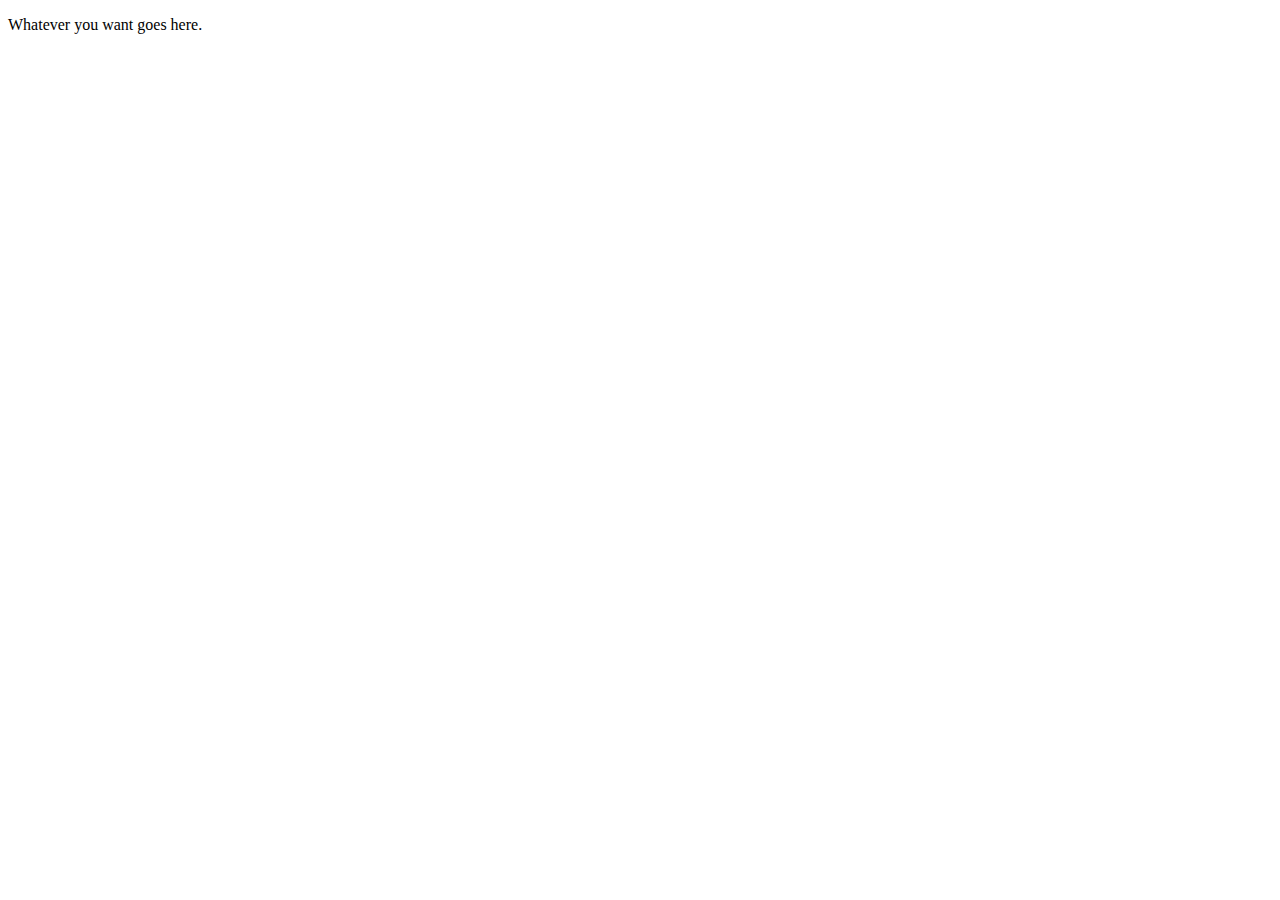
<file: demo-template/index.html>
<!doctype html>
<html lang="en-US">
<head>
	<meta charset="utf-8">
	<title>[Add a descriptive title here]</title>
	<meta name="og:title" content="[Keep short; used as title in any teasers of this demo on dev.microsoftedge.com]">
	<meta name="description" content="[Used as description in any teasers of this demo on dev.microsoftedge.com]">
	<meta name="keywords" content="[First value is category for dev.microsoftedge.com/demos, following comma-separated values are tags]">
	<meta name="author" content="[your Github handle]">

	<!-- Use/uncomment for more straightforward/simple demos, like @supports or css3filters: <link rel="stylesheet" href="https://edgeportal.blob.core.windows.net/media/demotemplate.css"> -->

	<link rel="stylesheet" href="styles/demo.css">
</head>
<body>

	<p>Whatever you want goes here.</p>

	<!-- Adds a universal header to the top of the page -->
	<script src="https://msedgecdn.azurewebsites.net/scripts/demo-header.js"></script>
</body>
</html>
</file>
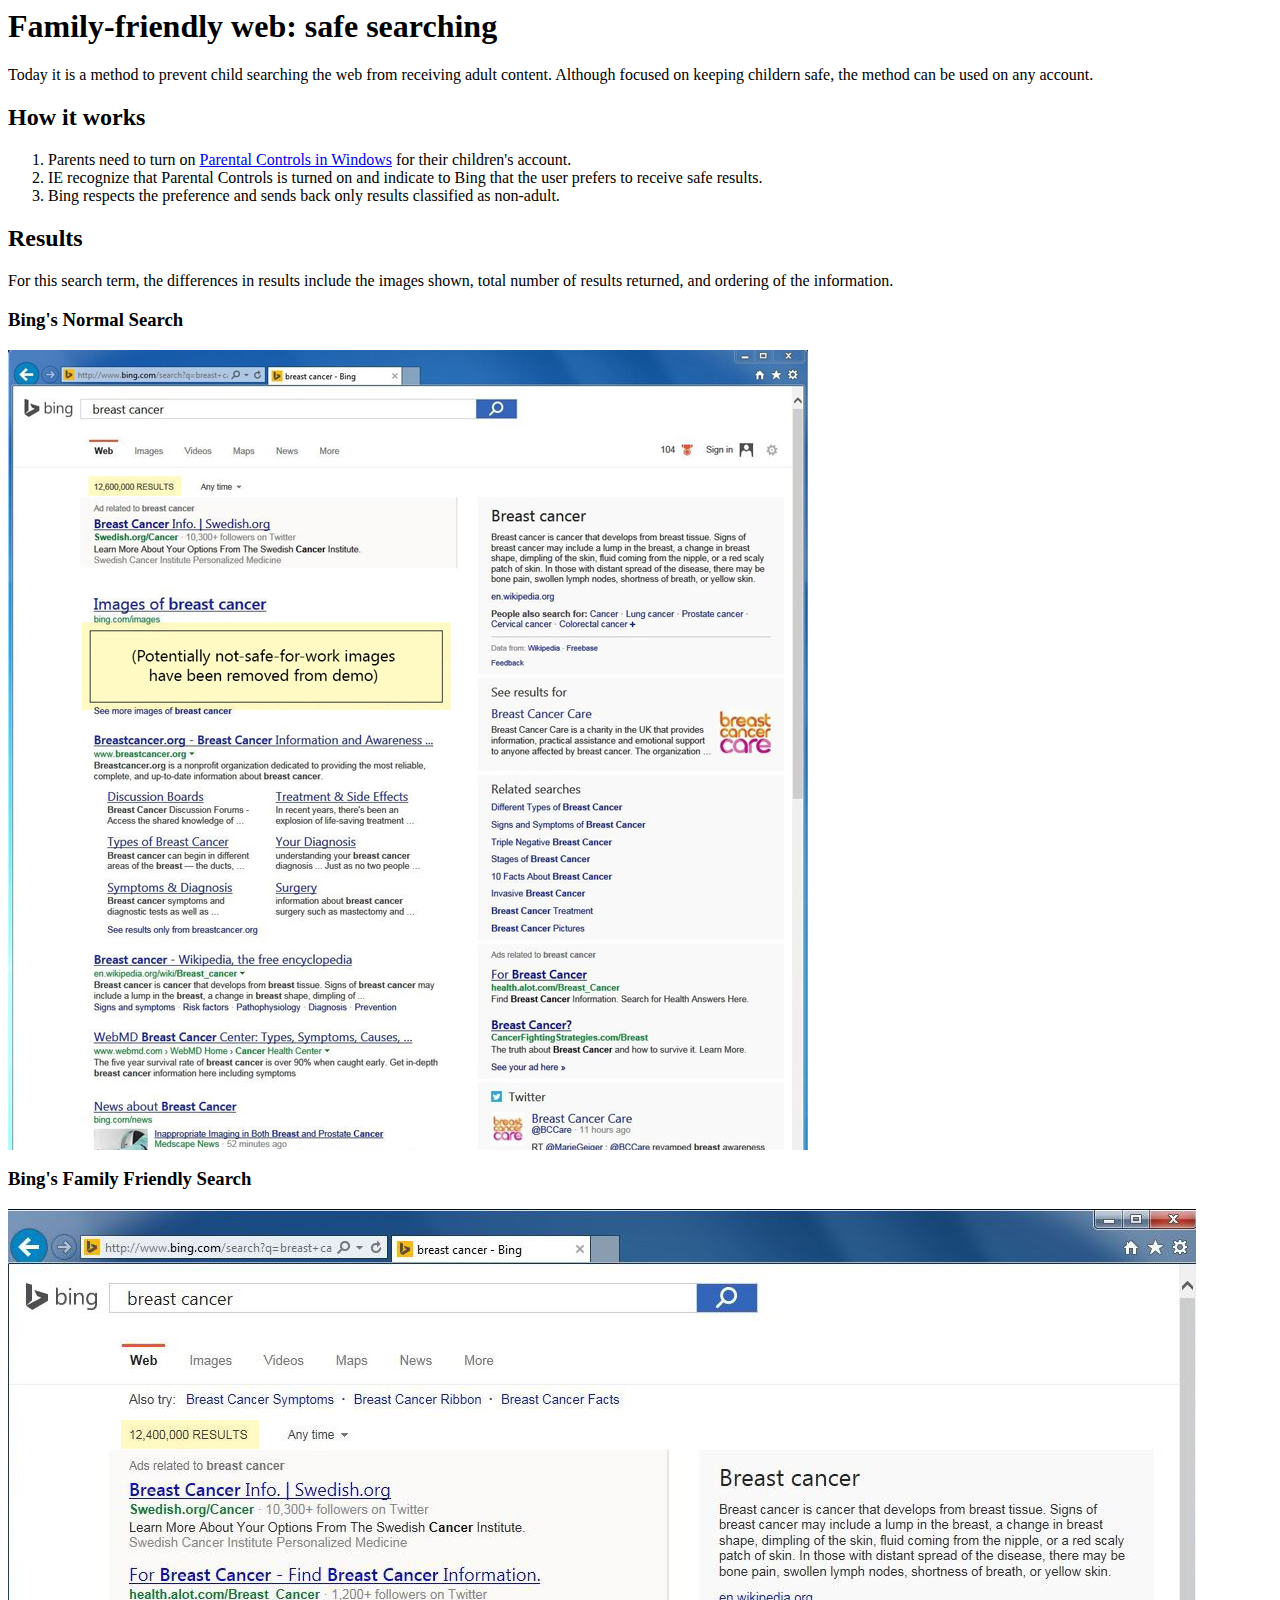
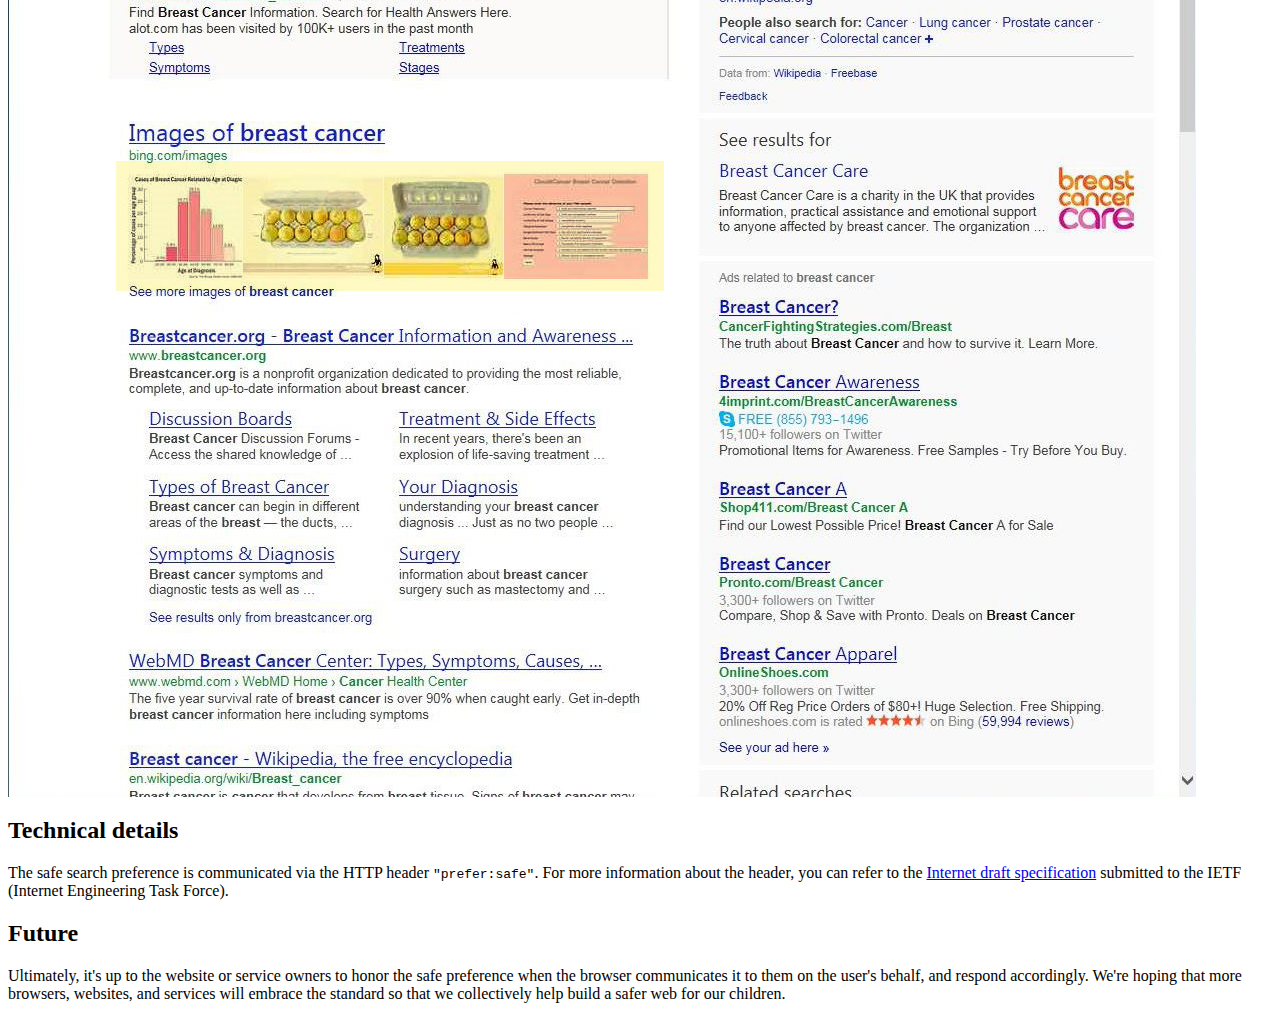
<file: familysearch/index.html>
<html lang="en-US">
<head>
	<meta charset="utf-8">
	<title>Family-friendly web: safe searching</title>
	<meta name="og:title" content="Family Friendly"/>
	<meta name="description" content=""/>
	<meta name="keywords" content="Misc, safe search"/>
	<meta name="author" content="dwalp"/>
	<link rel="stylesheet" href="https://edgeportal.blob.core.windows.net/media/demotemplate.css"/>
	<link rel="stylesheet" href="styles/demo.css"/>
</head>

<body>

	<!-- DEMO INTRO -->
	<header class="section section--page-intro demo__header">
		<div class="container">
			<div class="section__header">
				<h1>Family-friendly web: safe searching</h1>
			</div>
		</div>
	</header>

	<!-- DEMO CONTENT -->
	<section role="region" class="section">
		<div class="container">
			<div class="section__body">
				<p>Today it is a method to prevent child searching the web from receiving adult content. Although focused on keeping childern safe, the method can be used on any account.</p>
				<section role="region" class="subsection">
					<header class="subsection__header">
						<h2>How it works</h2>
					</header>
					<div class="subsection__body">
						<ol>
							<li>Parents need to turn on <a href="http://windows.microsoft.com/en-us/windows/set-up-family-safety#set-up-family-safety=windows-8">Parental Controls in Windows</a>  for their children's account.</li>
							<li>IE recognize that Parental Controls is turned on and indicate to Bing that the user prefers to receive safe results.</li>
							<li>Bing respects the preference and sends back only results classified as non-adult.</li>
						</ol>
					</div>
				</section>
				<section role="region" class="subsection">
					<header class="subsection__header subsection__header">
						<h2>Results</h2>
						<p>For this search term, the differences in results include the images shown, total number of results returned, and ordering of the information.</p>
					</header>
					<div class="subsection__body">
						<div class="layout layout--halves">
							<div class="module bing-result">
								<h3>Bing's Normal Search</h3>
								<div class="rendered-result">
									<img src="images/unsafe.jpg" alt="Example screenshot of normal search with less child-friendly content" />
								</div>
							</div>
							<div class="module bing-result">
								<h3>Bing's Family Friendly Search</h3>
								<div class="rendered-result">
									<img src="images/safe.jpg" alt="Example screenshot of search filtered for family-friendly audience" />
								</div>
							</div>
						</div>
					</div>
				</section>
				<section role="region" class="subsection">
					<div class="container">
						<header class="subsection__header">
							<h2>Technical details</h2>
						</header>
						<div class="subsection__body">
							<p>
								The safe search preference is communicated via the HTTP header <code>"prefer:safe"</code>.
								For more information about the header, you can refer to the <a href="https://tools.ietf.org/html/draft-nottingham-safe-hint-05">Internet draft specification</a> submitted to the IETF (Internet Engineering Task Force).
							</p>
						</div>
					</div>
				</section>
			</div>
		</div>
	</section>

	<section class="section">
		<div class="container">
			<header class="section__header section__header--alt">
				<h2>Future</h2>
			</header>
			<div class="section__body">
				<p>
					Ultimately, it's up to the website or service owners to honor the safe preference when the browser communicates it to them on the user's behalf, and respond accordingly.
					We're hoping that more browsers, websites, and services will embrace the standard so that we collectively help build a safer web for our children.

				</p>
			</div>
		</div>
	</section>

</body>
</html>
</file>
<file: @supports/styles/demo.css>
* + .gist {
	margin-top: 2.4rem;
}

.supports-demo__element {
	display: block;
	padding: 3rem;
	color: white;
	text-align: center;
	font-size: 2.4rem;
	font-weight: 400;
}

#ex-1 b {
	background-color: black;
	color: white;
	background-color: rgba(255, 255, 255, 1);
	color: rgba(0, 0, 0, 1);
}

#ex-2 b {
		background-color: black;
		color: white;
}

#ex-2 b:only-child {
		background-color: white;
		color: black;
}

#ex-3 b {
	background-color: black;
	color: white;
}

@media only screen {
	#ex-3 b {
		background-color: white;
		color: black;
	}
}

#ex-4 b {
	background-color: black;
	color: white;
}

@supports ( background: linear-gradient(0deg,white,white) ) {
	#ex-4 b {
		background: linear-gradient(0deg,white,white);
		color: black;
	}
}

body {padding-bottom:5em;}
</file>
<file: custom-props/styles/demo.css>
:root
{
    --dog-coat-r-mod: 0;
    --dog-coat-g-mod: 0;
    --dog-coat-b-mod: 0;
    --dog__light: rgb(166, 125, 83);
    --park-r-mod: 0;
    --park-g-mod: 0;
    --park-b-mod: 0;
    --building-r-mod: 0;
    --building-g-mod: 0;
    --building-b-mod: 0;
    --light-r-mod: 0;
    --light-g-mod: 0;
    --light-b-mod: 0;
    --light-source: rgb(245, 169, 95);
    --show-stars: none;
    --sky-start: rgb(95, 171, 217);
    --sky-end: rgb(216, 150, 115);
    --window-color: rgb(
                        calc(89 + (89 * var(--building-r-mod))),
                        calc(61 + (61 * var(--building-g-mod))),
                        calc(66 + (66 * var(--building-b-mod)))
                        );
    --window-lights-color: rgb(
                            calc(198 + (198 * var(--building-r-mod))),
                            calc(159 + (159 * var(--building-g-mod))),
                            calc(128 + (128 * var(--building-b-mod)))
                            );
    --ui-dark: rgb(51, 32, 25);
    --ui-med: rgb(123, 109, 97);
    --ui-header: linear-gradient(rgb(74, 47, 37), var(--ui-dark));
}

/* Base */

@font-face
{
	font-family: base;
	src: local("Segoe UI Light"),
	     url("https://c.s-microsoft.com/static/fonts/segoe-ui/west-european/light/latest.woff2") format("woff2"),
	     url("https://c.s-microsoft.com/static/fonts/segoe-ui/west-european/light/latest.woff") format("woff");
	font-weight: 200;
}

@font-face
{
	font-family: base;
	src: local("Segoe UI Semilight"),
	     url("https://c.s-microsoft.com/static/fonts/segoe-ui/west-european/semilight/latest.woff2") format("woff2"),
	     url("https://c.s-microsoft.com/static/fonts/segoe-ui/west-european/semilight/latest.woff") format("woff");
	font-weight: 300;
}

@font-face
{
	font-family: base;
	src: local("Segoe UI"),
	     url("https://c.s-microsoft.com/static/fonts/segoe-ui/west-european/normal/latest.woff2") format("woff2"),
	     url("https://c.s-microsoft.com/static/fonts/segoe-ui/west-european/normal/latest.woff") format("woff");
	font-weight: 400;
}

@font-face
{
	font-family: base;
	src: local("Segoe UI Semibold"),
	     url("https://c.s-microsoft.com/static/fonts/segoe-ui/west-european/semibold/latest.woff2") format("woff2"),
	     url("https://c.s-microsoft.com/static/fonts/segoe-ui/west-european/semibold/latest.woff") format("woff");
	font-weight: 600;
}

body
{
    min-height: 100vh;
    font-family: 'Segoe UI', sans-serif;
}

body.noAnimations * {
    transition: none !important;
    animation: none !important;
}

code
{
    display: block;
    padding: 5px;
    color: #000;
    white-space: pre-wrap;
    font-size: 1em;
}

#wrapper,
#a11y-button-wrapper
{
    position: relative;
    max-width: 1200px;
    margin: 2em auto;
    box-sizing: border-box;
    overflow: hidden;
}

#container
{
    background: linear-gradient(to bottom, var(--sky-start), var(--sky-end) 25%);
    transition: background 1s;
    overflow: hidden;
}

#a11y-button-wrapper {
    margin: 1em auto;
}

#toggleAnimations {
    float: right;
    box-sizing: border-box;
}

#toggleAnimations,
#article-wrapper a {
    border: 0;
    border-bottom: 1px solid transparent;
    padding: 0;
	background: transparent;
    color: #0078d7;
	font: 400 1em/1.5 "Segoe UI", Segoe, "Segoe WP", "Lucida Grande", "Lucida Sans", Verdana, sans-serif;
	text-decoration: none;
    cursor: pointer;
}

#toggleAnimations:hover,
#article-wrapper a:hover {
    border-bottom-color: currentColor;
}

/* Article */
#article-wrapper {
    width: 50%;
    margin: 1em auto;
    padding: 20px;
    box-sizing: border-box;
}

#article-wrapper .subhead {
    background: none;
    color: #000;
    font-size: 1.5em;
}

/* Feature Detection */

#feature-detection {
    --feature-detect: .01;
    background-color: rgb(calc(250 * var(--feature-detect)), calc(250 * var(--feature-detect)), calc(250 * var(--feature-detect)));
}

#feature-detection .no-vars,
#feature-detection .no-rgb-calc
{
    padding: 10px;
    margin-bottom: .2em;
    background: #FE4365;
    color: #fff;
    font-size: 1.5em;
}

#feature-detection .no-rgb-calc
{
    display: none;
}

/* UI */

#ui
{
    position: absolute;
    right: 0;
    bottom: 5px;
    box-sizing: border-box;
    background: var(--ui-header);
}

.subhead
{
    color: #fff;
    background: var(--ui-header);
    font-family: 'Segoe UI Semilight', 'Segoe UI', sans-serif;
    font-weight: 300;
}

#ui .subhead
{
    margin: 0;
    padding: .25em;
}

#ui section
{
    border: 5px solid var(--ui-dark);
    background: var(--ui-med);
}

.thumbnails
{
    display: flex;
    width: 100%;
    padding: 4px;
}

.thumbnails img
{
    margin: 2px;
    flex: 0 1 auto;
    border: 2px solid var(--ui-dark);
}

.thumbnails img:hover
{
    border-color: #fff;
    cursor: pointer;
}

/* Sky */
.light-source
{
    fill: var(--light-source);
    opacity: .75;
}

.sunray-container
{
    clip-path: url(#SVGID_2_);
    opacity: .43;
}

.sunrays
{
    fill: rgb(
    calc(251 + var(--light-r-mod)),
    calc(197 + var(--light-g-mod)),
    calc(170 + var(--light-b-mod))
    );
}

.sunrays__dark
{
    fill: rgb(
    calc(252 + var(--light-r-mod)),
    calc(227 + var(--light-g-mod)),
    calc(217 + var(--light-b-mod))
    );
}

.clouds
{
    position: absolute;
    --cloud-left: 120%;
    left: var(--cloud-left);
    top: -30px;
    width: 100%;
    fill: rgb(
    calc(249 + var(--light-r-mod)),
    calc(223 + var(--light-g-mod)),
    calc(185 + var(--light-b-mod))
    );
    transition: all;
    transition-timing-function: linear;
    animation: floatClouds 200s infinite;
}

.stars
{
    --star-opacity: .7;
    display: var(--show-stars);
    opacity: var(--star-opacity);
    transition: all 5s;
}

.stars__twinkle
{
    --star-opacity: .7;
    opacity: var(--star-opacity);
    animation: twinkle 5s infinite;
}

.fill-white
{
    fill: rgb(255, 255, 255);
}

/* Buildings */
.distant-building
{
    fill: var(--window-color);
}

.distant-building__lights
{
    fill: var(--window-lights-color);
}

.distant-building__window
{
    fill: rgb(
    calc(111 + (111 * var(--building-r-mod))),
    calc(79 + (79 * var(--building-g-mod))),
    calc(85 + (85 * var(--building-b-mod)))
    );
}

.building__light-wash
{
    fill: rgb(
    calc(179 + (179 * var(--building-r-mod))),
    calc(142 + (142 * var(--building-g-mod))),
    calc(135 + (135 * var(--building-b-mod)))
    );
}

.building__dark-wash
{
    fill: rgb(
    calc(163 + (163 * var(--building-r-mod))),
    calc(125 + (125 * var(--building-g-mod))),
    calc(118 + (118 * var(--building-b-mod)))
    );
}

.curtains
{
    fill: rgb(
    calc(87 + (87 * var(--building-r-mod))),
    calc(51 + (51 * var(--building-g-mod))),
    calc(70 + (70 * var(--building-b-mod)))
    );
}

.door__salmon
{
    fill: rgb(
    calc(173 + (173 * var(--building-r-mod))),
    calc(123 + (123 * var(--building-g-mod))),
    calc(120 + (120 * var(--building-b-mod)))
    );
}

.door__maroon
{
    fill: rgb(
    calc(99 + (99 * var(--building-r-mod))),
    calc(49 + (49 * var(--building-g-mod))),
    calc(48 + (48 * var(--building-b-mod)))
    );
}

.door__brown
{
    fill: rgb(
    calc(140 + (140 * var(--building-r-mod))),
    calc(76 + (76 * var(--building-g-mod))),
    calc(79 + (79 * var(--building-b-mod)))
    );
}

.door__fuscha
{
    fill: rgb(
    calc(120 + (120 * var(--building-r-mod))),
    calc(76 + (76 * var(--building-g-mod))),
    calc(104 + (104 * var(--building-b-mod)))
    );
}


.door__drk-purple
{
    fill: rgb(
    calc(71 + (71 * var(--building-r-mod))),
    calc(39 + (39 * var(--building-g-mod))),
    calc(56 + (56 * var(--building-b-mod)))
    );
}

.door_purple
{
    fill: rgb(
    calc(82 + (82 * var(--building-r-mod))),
    calc(43 + (43 * var(--building-g-mod))),
    calc(64 + (64 * var(--building-b-mod)))
    );
}

.door__tan
{
    fill: rgb(
    calc(185 + (185 * var(--building-r-mod))),
    calc(140 + (140 * var(--building-g-mod))),
    calc(137 + (137 * var(--building-b-mod)))
    );
}

.door__light-blue
{
    fill: rgb(
    calc(138 + (138 * var(--building-r-mod))),
    calc(147 + (147 * var(--building-g-mod))),
    calc(199 + (199 * var(--building-b-mod)))
    );
}

.door__blue-purple
{
    fill: rgb(
    calc(57 + (57 * var(--building-r-mod))),
    calc(76 + (76 * var(--building-g-mod))),
    calc(158 + (158 * var(--building-b-mod)))
    );
}

.door__plum
{
    fill: rgb(
    calc(50 + (50 * var(--building-r-mod))),
    calc(23 + (23 * var(--building-g-mod))),
    calc(37 + (37 * var(--building-b-mod)))
    );
}

.door__eggplant
{
    fill: rgb(
    calc(55 + (55 * var(--building-r-mod))),
    calc(32 + (32 * var(--building-g-mod))),
    calc(62 + (62 * var(--building-b-mod)))
    );
}

.door__grape
{
    fill: rgb(
    calc(108 + (108 * var(--building-r-mod))),
    calc(61 + (61 * var(--building-g-mod))),
    calc(91 + (91 * var(--building-b-mod)))
    );
}

.door__rose
{
    fill: rgb(
    calc(140 + (140 * var(--building-r-mod))),
    calc(77 + (77 * var(--building-g-mod))),
    calc(80 + (80 * var(--building-b-mod)))
    );
}

.door__violet
{
    fill: rgb(
    calc(35 + (35 * var(--building-r-mod))),
    calc(56 + (56 * var(--building-g-mod))),
    calc(108 + (108 * var(--building-b-mod)))
    );
}

.window-sill__mauve
{
    fill: rgb(
    calc(112 + (112 * var(--building-r-mod))),
    calc(59 + (59 * var(--building-g-mod))),
    calc(78 + (78 * var(--building-b-mod)))
    );
}

.window-sill__purple
{
    fill: rgb(
    calc(65 + (65 * var(--building-r-mod))),
    calc(44 + (44 * var(--building-g-mod))),
    calc(82 + (82 * var(--building-b-mod)))
    );
}

.window-sill__eggplant
{
    fill: rgb(
    calc(50 + (50 * var(--building-r-mod))),
    calc(21 + (21 * var(--building-g-mod))),
    calc(33 + (33 * var(--building-b-mod)))
    );
}

.window-sill-shade
{
    fill: rgb(
    calc(62 + (62 * var(--building-r-mod))),
    calc(28 + (28 * var(--building-g-mod))),
    calc(23 + (23 * var(--building-b-mod)))
    );
}

.window-line
{
    fill: rgb(
    calc(91 + (91 * var(--building-r-mod))),
    calc(14 + (14 * var(--building-g-mod))),
    calc(16 + (16 * var(--building-b-mod)))
    );
}

.window__facade
{
    fill: rgb(
    calc(121 + (121 * var(--building-r-mod))),
    calc(76 + (76 * var(--building-g-mod))),
    calc(105 + (105 * var(--building-b-mod)))
    );
}

.fencing
{
    fill: rgb(
    calc(24 + (24 * var(--building-r-mod))),
    calc(24 + (24 * var(--building-g-mod))),
    calc(24 + (26 * var(--building-b-mod)))
    );
}

.building__trim
{
    fill: rgb(
    calc(94 + (94 * var(--building-r-mod))),
    calc(42 + (42 * var(--building-g-mod))),
    calc(43 + (43 * var(--building-b-mod)))
    );
}

.building__trim-notched
{
    fill: rgb(
    calc(128 + (128 * var(--building-r-mod))),
    calc(87 + (87 * var(--building-g-mod))),
    calc(113 + (113 * var(--building-b-mod)))
    );
}

.sidewalk
{
    fill: rgb(
    calc(148 + (148 * var(--building-r-mod))),
    calc(167 + (167 * var(--building-g-mod))),
    calc(144 + (144 * var(--building-b-mod)))
    );
}

.city__fade
{
    opacity: .3;

    fill: rgb(
    calc(215 + (215 * var(--building-r-mod))),
    calc(192 + (192 * var(--building-g-mod))),
    calc(184 + (184 * var(--building-b-mod)))
    );
}

/* Nature */

.tree__trunk
{
    fill: rgb(
    calc(115 + (115 * var(--park-r-mod))),
    calc(90 + (90 * var(--park-g-mod))),
    calc(64 + (64 * var(--park-b-mod)))
    );
}

.hill
{
    fill: rgb(
    calc(155 + (155 * var(--park-r-mod))),
    calc(187 + (187 * var(--park-g-mod))),
    calc(141 + (141 * var(--park-b-mod)))
    );
}

.tree__leaves
{
    fill: rgb(
    calc(144 + (144 * var(--park-r-mod))),
    calc(142 + (142 * var(--park-g-mod))),
    calc(99 + (99 * var(--park-b-mod)))
    );
}

.bush-med
{
    fill: rgb(
    calc(170 + (170 * var(--park-r-mod))),
    calc(175 + (175 * var(--park-g-mod))),
    calc(138 + (138 * var(--park-b-mod)))
    );
}

.bush-light
{
    fill: rgb(
    calc(189 + (189 * var(--park-r-mod))),
    calc(187 + (187 * var(--park-g-mod))),
    calc(145 + (145 * var(--park-b-mod)))
    );
}

/* Dog */

.dog__leg
{
    fill: rgb(139, 100, 57);
}

.dog
{
    fill: rgb(166, 125, 83);
}

.dog__ear
{
    fill: rgb(96, 72, 50);
}

.dog__underbelly
{
    fill: var(--dog__light);
}

.dog__head
{
    fill: var(--dog__light);
}

.dog__paw
{
    fill: var(--dog__light);
}

.tail
{
    transform: translateY(10px) rotate(var(--tail-rotate));
    transform-origin: 60% 84%;
    animation: wagTail 250ms infinite;
}

.jacket__body
{
    fill: rgb(
    calc(103 + (103 * var(--dog-coat-r-mod))),
    calc(52 + (52 * var(--dog-coat-g-mod))),
    calc(42 + (42 * var(--dog-coat-b-mod)))
    );
}

.jacket__collar
{
    fill: rgb(
    calc(73 + (73 * var(--dog-coat-r-mod))),
    calc(26 + (26 * var(--dog-coat-g-mod))),
    calc(14 + (14 * var(--dog-coat-b-mod)))
    );
}

/* Animations */

@keyframes wagTail
{
    from
    {
        --tail-rotate: 15deg;
    }
    to
    {
        --tail-rotate: 25deg;
    }
}

@keyframes floatClouds
{
    from
    {
        left: 80%;
    }
    to
    {
        left: -100%;
    }
}

@keyframes twinkle
{
    0%
    {
        --star-opacity: .7;
    }
    50%
    {
        --star-opacity: .50;
    }
    95%
    {
        --star-opacity: .7;
    }
}

/* Media Queries */
@media screen and (max-width: 1200px) {

    body
    {
        padding: 20px;
        height: auto;
    }

    #wrapper
    {
        margin: 1.25em auto;
    }

    #dog-container
    {
        left: 0;
    }

    #article-wrapper
    {
        width: 80%;
    }

    /* UI */
    #ui
    {
        display: flex;
        position: static;
    }

    #results
    {
        border-left-width: 0 !important;
        flex: 1 1 auto;
    }

    .thumbnails
    {
        width: auto;
        flex-direction: column;
    }
}

@media screen and (max-width: 650px)
{

    /* UI */
    #article-wrapper
    {
        width: 80%;
    }

    #dog-container
    {
        left: 0;
    }

    #ui {
        display: block;
    }

    #results
    {
        border-left-width: initial;
    }

    .thumbnails
    {
        flex-direction: row;
        flex: 0 1 auto;
    }
}

@supports (--custom: "supports css variables")
{
    #feature-detection .no-vars
    {
        display: none;
    }
}
</file>
<file: demo-template/styles/demo.css>
/* Your styles here */
</file>
<file: familysearch/styles/demo.css>
/* Override module behavior for Bing results on "tablet" sizes */

@media (min-width: 33.75em) and (max-width: 60em) {

	.layout--halves .module.bing-result {
		float: none;
		margin-top: 3.2rem;
		width: 100%;
	}

	.layout--halves .module.bing-result:first-child {
		margin-top: 0;
	}

}
</file>
